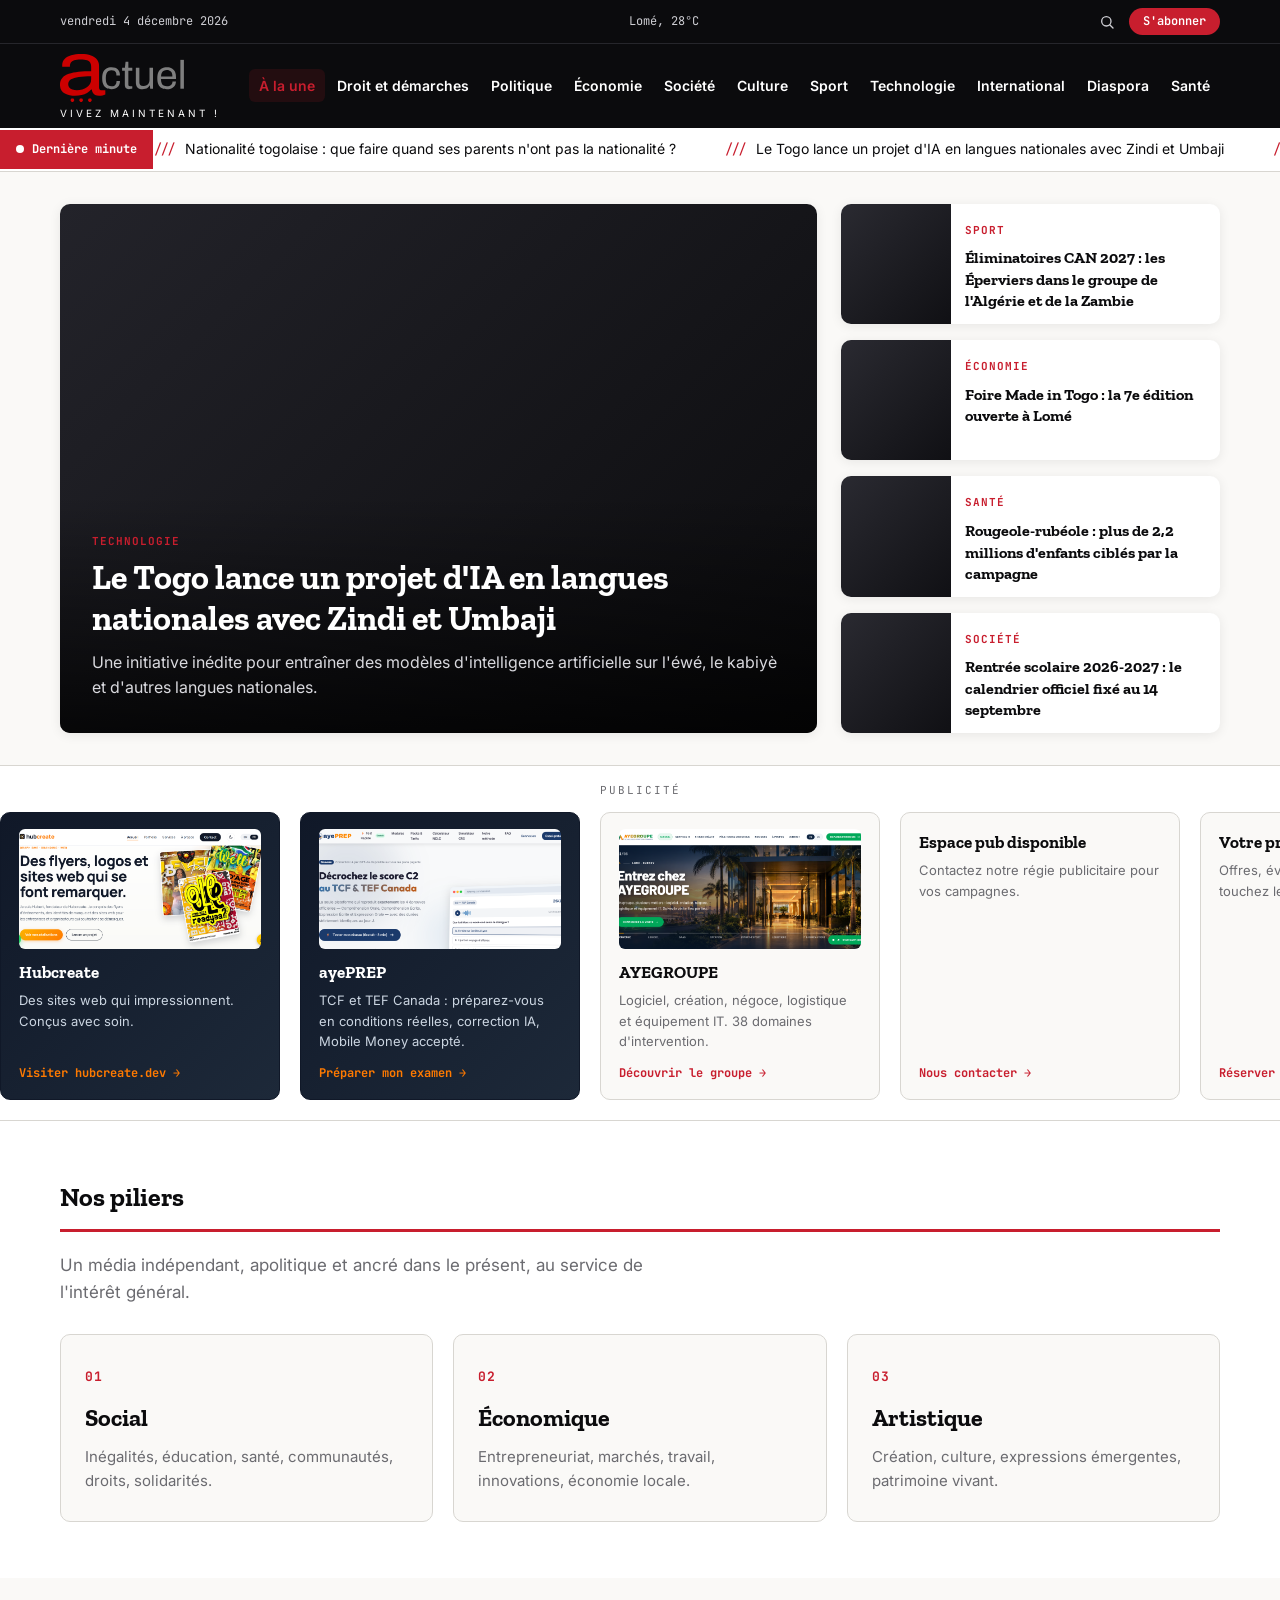
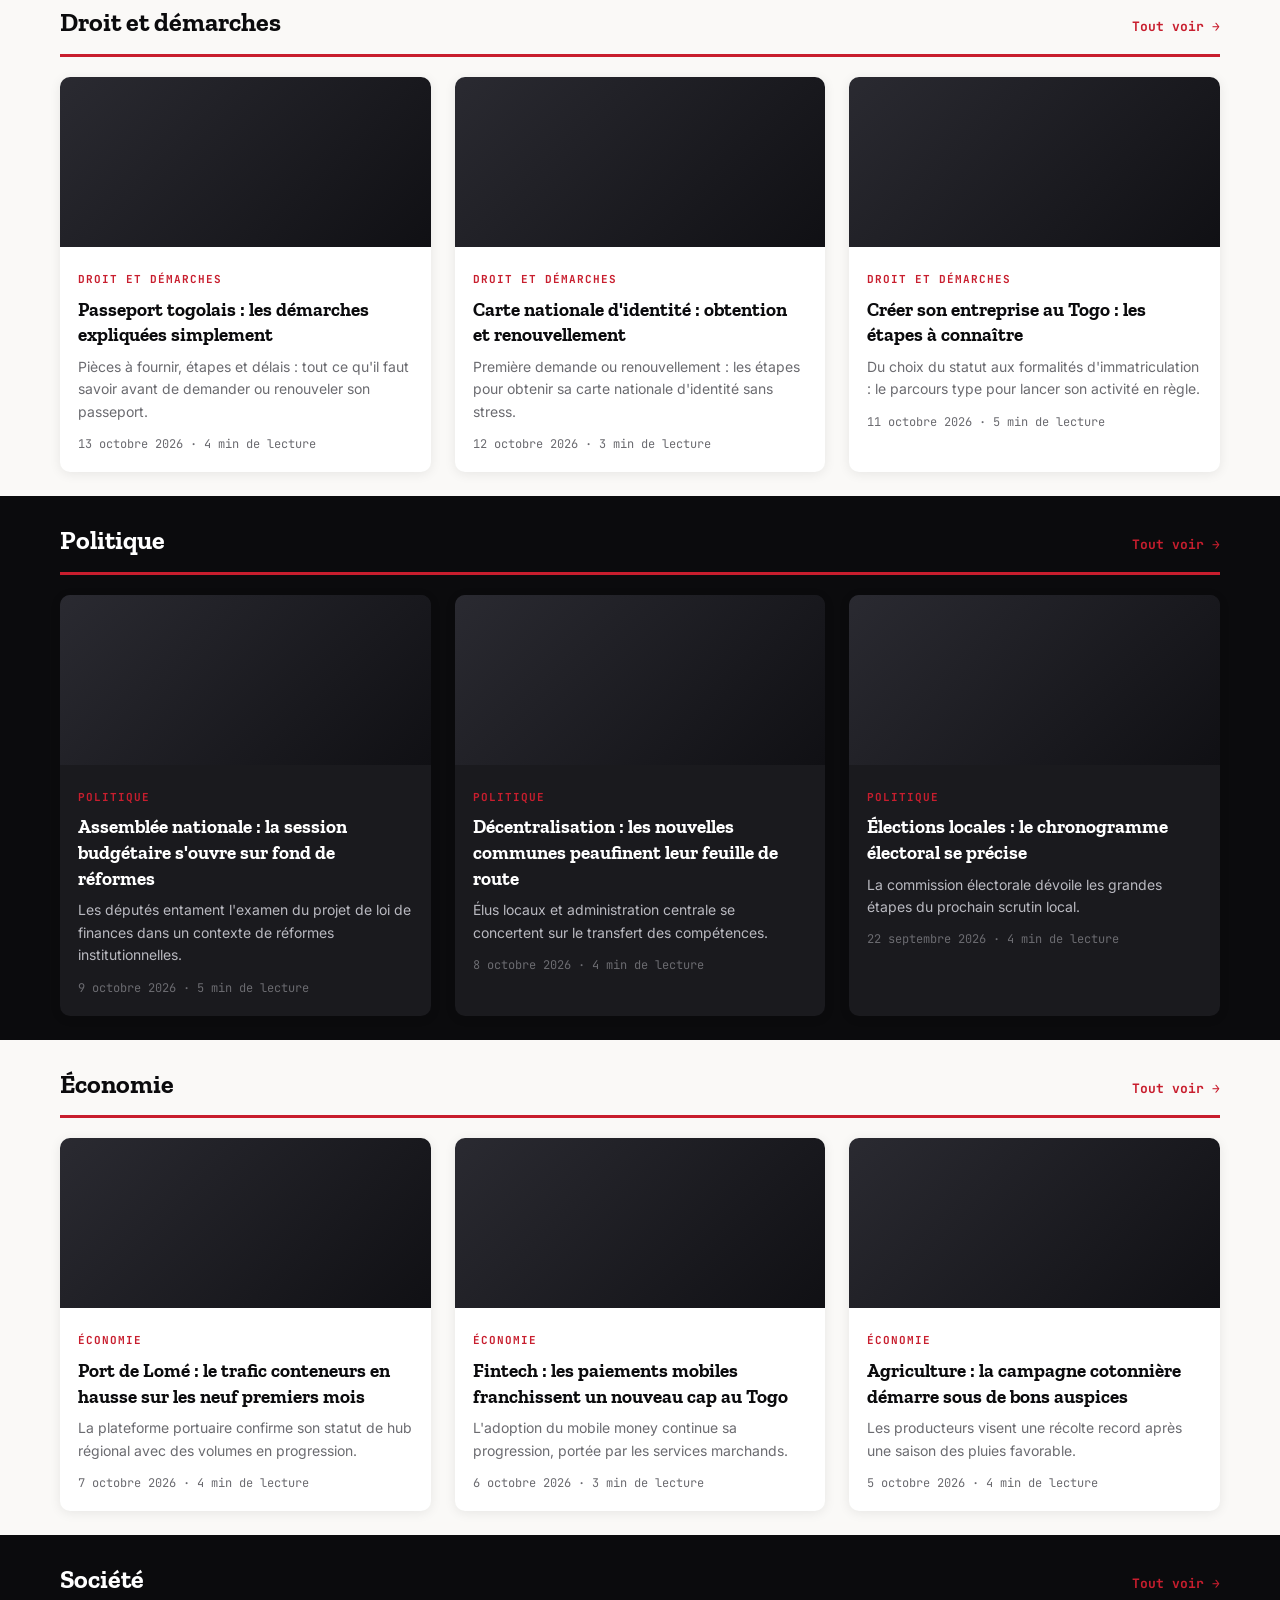
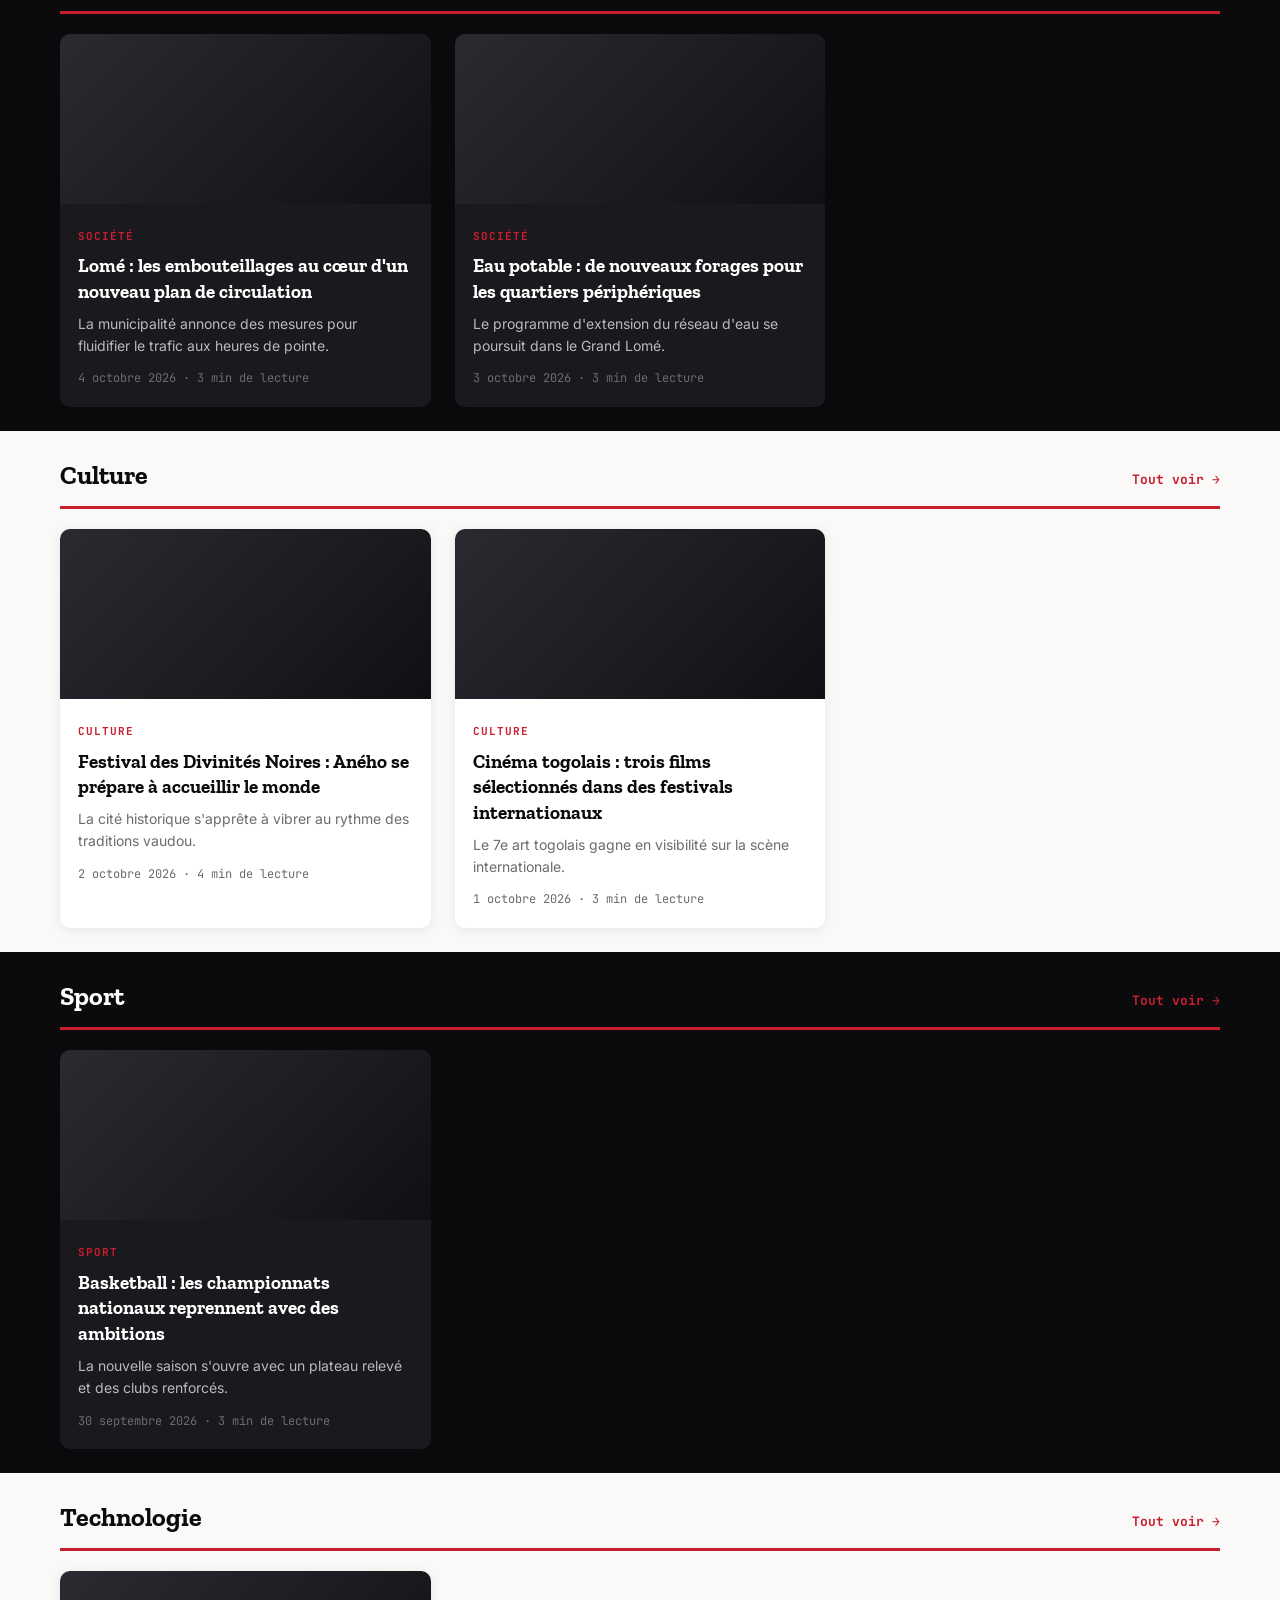
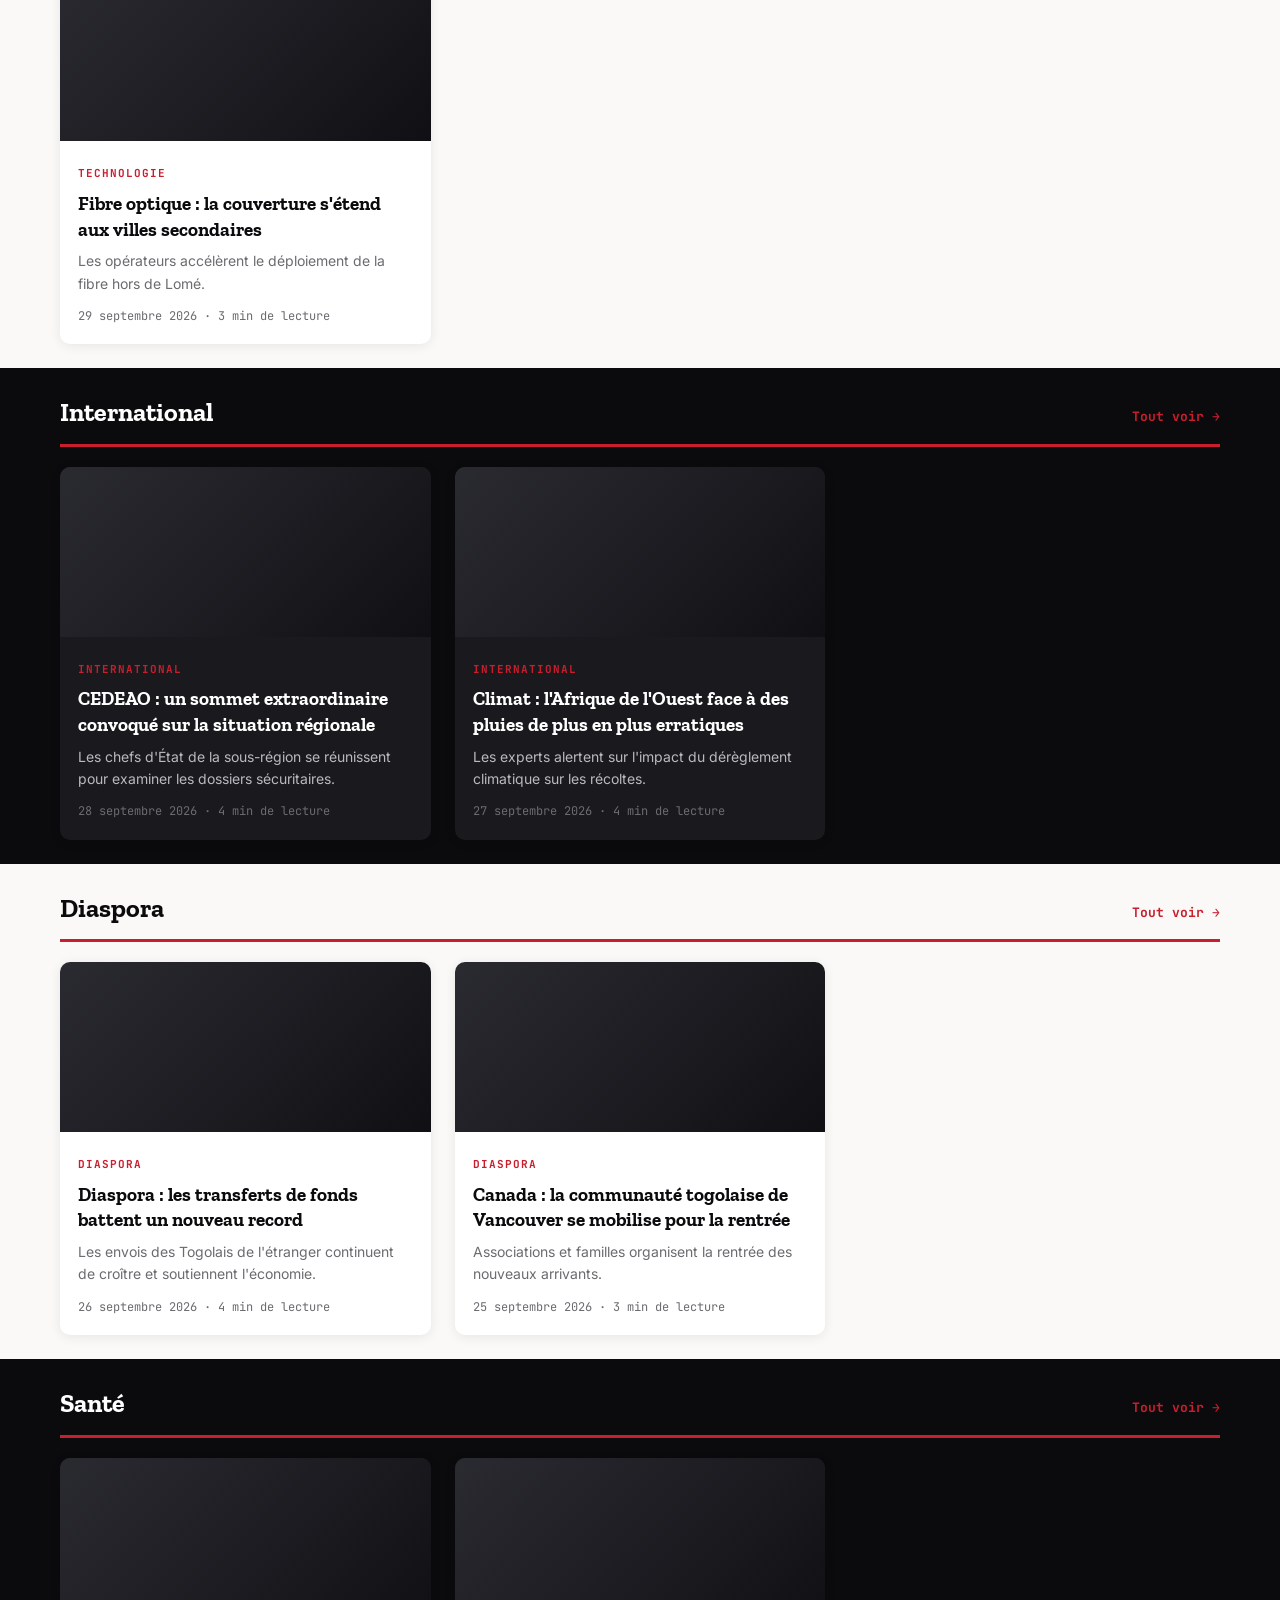
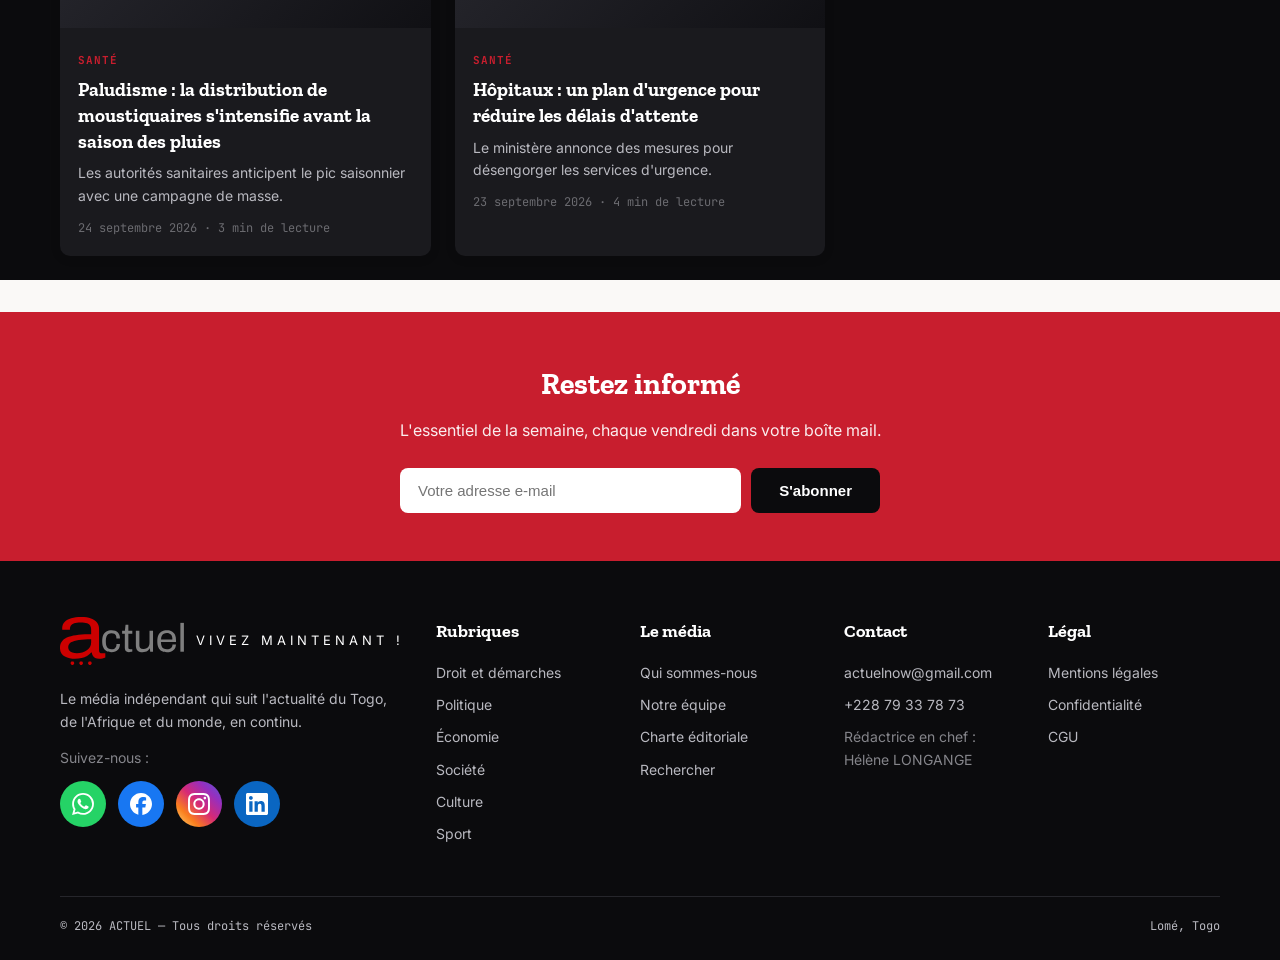
<file: index.html>
<!DOCTYPE html>
<html lang="fr">
<head>
  <meta charset="UTF-8">
  <meta name="viewport" content="width=device-width, initial-scale=1.0">
  <title>ACTUEL — L'actualité du Togo, de l'Afrique et du monde</title>
  <meta name="description" content="ACTUEL, votre source d'information sur le Togo, l'Afrique et le monde. Politique, économie, société, culture, sport, technologie.">
  <meta property="og:type" content="website">
  <meta property="og:site_name" content="ACTUEL">
  <meta property="og:locale" content="fr_FR">
  <meta property="og:title" content="ACTUEL — L'actualité du Togo, de l'Afrique et du monde">
  <meta property="og:description" content="ACTUEL, votre source d'information sur le Togo, l'Afrique et le monde. Politique, économie, société, culture, sport, technologie.">
  <meta name="twitter:card" content="summary_large_image">
  <meta name="twitter:title" content="ACTUEL — L'actualité du Togo, de l'Afrique et du monde">
  <meta name="twitter:description" content="ACTUEL, votre source d'information sur le Togo, l'Afrique et le monde. Politique, économie, société, culture, sport, technologie.">
  <meta name="twitter:image" content="https://hubert25-hub.github.io/actuel-news-/og-image.png">
  <meta property="og:image" content="https://hubert25-hub.github.io/actuel-news-/og-image.png">
  <meta property="og:image:width" content="1200">
  <meta property="og:image:height" content="630">
  <meta property="og:url" content="https://hubert25-hub.github.io/actuel-news-/">
  <link rel="canonical" href="https://hubert25-hub.github.io/actuel-news-/">
  <link rel="icon" href="favicon.svg" type="image/svg+xml">
  <link rel="preconnect" href="https://fonts.googleapis.com">
  <link rel="preconnect" href="https://fonts.gstatic.com" crossorigin>
  <link href="https://fonts.googleapis.com/css2?family=Zilla+Slab:wght@500;600;700&family=Inter:wght@400;500;600;700&family=JetBrains+Mono:wght@400;700&display=swap" rel="stylesheet">
  <link rel="stylesheet" href="styles.css?v=20261014j">
</head>
<body>

  <!-- Barre utilitaire -->
  <div class="topbar">
    <div class="container">
      <span id="live-date" class="hide-small">Mercredi 14 octobre 2026</span>
      <span id="local-weather">Lomé, 28°C</span>
      <span class="topbar-actions">
        <a class="topbar-search" href="search.html" aria-label="Rechercher"><svg viewBox="0 0 24 24" fill="none" stroke="currentColor" stroke-width="2" stroke-linecap="round"><circle cx="11" cy="11" r="7"/><line x1="16.5" y1="16.5" x2="21" y2="21"/></svg></a>
        <a class="subscribe" href="#newsletter">S'abonner</a>
      </span>
    </div>
  </div>

  <!-- Header -->
  <header class="site-header">
    <div class="container">
      <a class="logo" href="index.html"><img class="logo-svg" src="actuel.svg" alt="ACTUEL"><span class="logo-tagline">VIVEZ MAINTENANT !</span></a>
      <nav class="main-nav">
        <ul>
          <li><a href="index.html" class="active">À la une</a></li>
          <li><a href="category.html?cat=droit">Droit et démarches</a></li>
          <li><a href="category.html?cat=politique">Politique</a></li>
          <li><a href="category.html?cat=economie">Économie</a></li>
          <li><a href="category.html?cat=societe">Société</a></li>
          <li><a href="category.html?cat=culture">Culture</a></li>
          <li><a href="category.html?cat=sport">Sport</a></li>
          <li><a href="category.html?cat=technologie">Technologie</a></li>
          <li><a href="category.html?cat=international">International</a></li>
          <li><a href="category.html?cat=diaspora">Diaspora</a></li>
          <li><a href="category.html?cat=sante">Santé</a></li>
        </ul>
      </nav>
      <button class="burger" id="burger" aria-label="Ouvrir le menu">
        <span></span><span></span><span></span>
      </button>
    </div>
  </header>

  <!-- Menu mobile -->
  <div class="drawer" id="drawer">
    <button class="close" id="drawer-close" aria-label="Fermer le menu">&times;</button>
    <nav>
      <a href="index.html">À la une</a>
      <a href="category.html?cat=droit">Droit et démarches</a>
      <a href="category.html?cat=politique">Politique</a>
      <a href="category.html?cat=economie">Économie</a>
      <a href="category.html?cat=societe">Société</a>
      <a href="category.html?cat=culture">Culture</a>
      <a href="category.html?cat=sport">Sport</a>
      <a href="category.html?cat=technologie">Technologie</a>
      <a href="category.html?cat=international">International</a>
      <a href="category.html?cat=diaspora">Diaspora</a>
      <a href="category.html?cat=sante">Santé</a>
      <a href="search.html">Rechercher</a>
    </nav>
  </div>

  <!-- Fil d'info -->
  <div class="ticker">
    <div class="label">Dernière minute</div>
    <div class="items">
      <div class="ticker-track" id="ticker-items">
        <span>Le Togo lance un projet d'IA en langues nationales</span>
        <span>Éliminatoires CAN 2027 : les Éperviers dans le groupe de l'Algérie</span>
        <span>Foire Made in Togo : la 7e édition ouverte à Lomé</span>
        <span>Campagne rougeole-rubéole : plus de 2,2 millions d'enfants ciblés</span>
      </div>
    </div>
  </div>

  <main>
    <!-- Hero -->
    <section class="hero">
      <div class="container hero-grid">
        <a href="article.html?id=1" class="hero-main">
          <div class="hero-text">
            <span class="badge">Technologie</span>
            <h1>Le Togo lance un projet d'IA en langues nationales avec Zindi et Umbaji</h1>
            <p class="dek">Une initiative inédite pour entraîner des modèles d'intelligence artificielle sur l'éwé, le kabiyè et d'autres langues nationales.</p>
          </div>
        </a>
        <div class="hero-side">
          <a href="article.html?id=2" class="hero-card">
            <div class="thumb"></div>
            <div class="info"><span class="badge">Sport</span><h3>Éliminatoires CAN 2027 : les Éperviers dans le groupe de l'Algérie et de la Zambie</h3></div>
          </a>
          <a href="article.html?id=3" class="hero-card">
            <div class="thumb"></div>
            <div class="info"><span class="badge">Économie</span><h3>Foire Made in Togo : la 7e édition ouverte à Lomé</h3></div>
          </a>
          <a href="article.html?id=4" class="hero-card">
            <div class="thumb"></div>
            <div class="info"><span class="badge">Santé</span><h3>Rougeole-rubéole : plus de 2,2 millions d'enfants ciblés par la campagne</h3></div>
          </a>
          <a href="article.html?id=5" class="hero-card">
            <div class="thumb"></div>
            <div class="info"><span class="badge">Société</span><h3>Rentrée scolaire 2026-2027 : le calendrier officiel fixé au 14 septembre</h3></div>
          </a>
        </div>
      </div>
    </section>

    <!-- Bandeau publicitaire -->
    <section class="ads-band" aria-label="Publicité">
      <div class="ads-label">Publicité</div>
      <div class="ads-track" id="ads-track"></div>
    </section>

    <!-- Nos piliers éditoriaux -->
    <section class="pillars">
      <div class="container">
        <div class="section-head">
          <h2>Nos piliers</h2>
        </div>
        <p class="pillars-intro">Un média indépendant, apolitique et ancré dans le présent, au service de l'intérêt général.</p>
        <div class="pillars-grid">
          <a class="pillar-card" href="category.html?cat=societe">
            <span class="pillar-num">01</span>
            <h3>Social</h3>
            <p>Inégalités, éducation, santé, communautés, droits, solidarités.</p>
          </a>
          <a class="pillar-card" href="category.html?cat=economie">
            <span class="pillar-num">02</span>
            <h3>Économique</h3>
            <p>Entrepreneuriat, marchés, travail, innovations, économie locale.</p>
          </a>
          <a class="pillar-card" href="category.html?cat=culture">
            <span class="pillar-num">03</span>
            <h3>Artistique</h3>
            <p>Création, culture, expressions émergentes, patrimoine vivant.</p>
          </a>
        </div>
      </div>
    </section>

    <!-- Sections catégories (remplies en JS) -->
    <div id="category-sections"></div>

    <!-- Newsletter -->
    <section class="newsletter" id="newsletter">
      <div class="container">
        <h2>Restez informé</h2>
        <p>L'essentiel de la semaine, chaque vendredi dans votre boîte mail.</p>
        <form id="newsletter-form">
          <input type="email" placeholder="Votre adresse e-mail" required aria-label="Adresse e-mail">
          <button type="submit">S'abonner</button>
        </form>
      </div>
    </section>
  </main>

  <!-- Footer -->
  <footer class="site-footer">
    <div class="container">
      <div class="footer-grid">
        <div>
          <a class="logo" href="index.html"><img class="logo-svg" src="actuel.svg" alt="ACTUEL"><span class="logo-tagline">VIVEZ MAINTENANT !</span></a>
          <p style="margin-top:16px; font-size:14px;">Le média indépendant qui suit l'actualité du Togo, de l'Afrique et du monde, en continu.</p>
          <p class="footer-social-label">Suivez-nous :</p>
          <div class="footer-social-icons">
            <a class="soc soc-wa" href="https://whatsapp.com/channel/0029VbDD2l1EwEjzm8drn12f" target="_blank" rel="noopener" aria-label="WhatsApp"><svg viewBox="0 0 24 24" aria-hidden="true"><path d="M17.472 14.382c-.297-.149-1.758-.867-2.03-.967-.273-.099-.471-.148-.67.15-.197.297-.767.966-.94 1.164-.173.199-.347.223-.644.075-.297-.15-1.255-.463-2.39-1.475-.883-.788-1.48-1.761-1.653-2.059-.173-.297-.018-.458.13-.606.134-.133.298-.347.446-.52.149-.174.198-.298.298-.497.099-.198.05-.371-.025-.52-.075-.149-.669-1.612-.916-2.207-.242-.579-.487-.5-.669-.51-.173-.008-.371-.01-.57-.01-.198 0-.52.074-.792.372-.272.297-1.04 1.016-1.04 2.479 0 1.462 1.065 2.875 1.213 3.074.149.198 2.096 3.2 5.077 4.487.709.306 1.262.489 1.694.625.712.227 1.36.195 1.871.118.571-.085 1.758-.719 2.006-1.413.248-.694.248-1.289.173-1.413-.074-.124-.272-.198-.57-.347m-5.421 7.403h-.004a9.87 9.87 0 01-5.031-1.378l-.361-.214-3.741.982.998-3.648-.235-.374a9.86 9.86 0 01-1.51-5.26c.001-5.45 4.436-9.884 9.888-9.884 2.64 0 5.122 1.03 6.988 2.898a9.825 9.825 0 012.893 6.994c-.003 5.45-4.437 9.884-9.885 9.884m8.413-18.297A11.815 11.815 0 0012.05 0C5.495 0 .16 5.335.157 11.892c0 2.096.547 4.142 1.588 5.945L.057 24l6.305-1.654a11.882 11.882 0 005.683 1.448h.005c6.554 0 11.89-5.335 11.893-11.893a11.821 11.821 0 00-3.48-8.413Z"/></svg></a>
            <a class="soc soc-fb" href="https://www.facebook.com/people/Actuel/61591027688701/" target="_blank" rel="noopener" aria-label="Facebook"><svg viewBox="0 0 24 24" aria-hidden="true"><path d="M9.101 23.691v-7.98H6.627v-3.667h2.474v-1.58c0-4.085 1.848-5.978 5.858-5.978.401 0 .955.042 1.468.103a8.68 8.68 0 0 1 1.141.195v3.325a8.623 8.623 0 0 0-.653-.036 26.805 26.805 0 0 0-.733-.009c-.707 0-1.259.096-1.675.309a1.686 1.686 0 0 0-.679.622c-.258.42-.374.995-.374 1.752v1.297h3.919l-.386 2.103-.287 1.564h-3.246v8.245C19.396 23.238 24 18.179 24 12.044c0-6.627-5.373-12-12-12s-12 5.373-12 12c0 5.628 3.874 10.35 9.101 11.647Z"/></svg></a>
            <a class="soc soc-ig" href="https://instagram.com/actuel_now" target="_blank" rel="noopener" aria-label="Instagram"><svg viewBox="0 0 24 24" aria-hidden="true"><path d="M7.0301.084c-1.2768.0602-2.1487.264-2.911.5634-.7888.3075-1.4575.72-2.1228 1.3877-.6652.6677-1.075 1.3368-1.3802 2.127-.2954.7638-.4956 1.6365-.552 2.914-.0564 1.2775-.0689 1.6882-.0626 4.947.0062 3.2586.0206 3.6671.0825 4.9473.061 1.2765.264 2.1482.5635 2.9107.308.7889.72 1.4573 1.388 2.1228.6679.6655 1.3365 1.0743 2.1285 1.38.7632.295 1.6361.4961 2.9134.552 1.2773.056 1.6884.069 4.9462.0627 3.2578-.0062 3.668-.0207 4.9478-.0814 1.28-.0607 2.147-.2652 2.9098-.5633.7889-.3086 1.4578-.72 2.1228-1.3881.665-.6682 1.0745-1.3378 1.3795-2.1284.2957-.7632.4966-1.636.552-2.9124.056-1.2809.0692-1.6898.063-4.948-.0063-3.2583-.021-3.6668-.0817-4.9465-.0607-1.2797-.264-2.1487-.5633-2.9117-.3084-.7889-.72-1.4568-1.3876-2.1228C21.2982 1.33 20.628.9208 19.8378.6165 19.074.321 18.2017.1197 16.9244.0645 15.6471.0093 15.236-.005 11.977.0014 8.718.0076 8.31.0215 7.0301.0839m.1402 21.6932c-1.17-.0509-1.8053-.2453-2.2287-.408-.5606-.216-.96-.4771-1.3819-.895-.422-.4178-.6811-.8186-.9-1.378-.1644-.4234-.3624-1.058-.4171-2.228-.0595-1.2645-.072-1.6442-.079-4.848-.007-3.2037.0053-3.583.0607-4.848.05-1.169.2456-1.805.408-2.2282.216-.5613.4762-.96.895-1.3816.4188-.4217.8184-.6814 1.3783-.9003.423-.1651 1.0575-.3614 2.227-.4171 1.2655-.06 1.6447-.072 4.848-.079 3.2033-.007 3.5835.005 4.8495.0608 1.169.0508 1.8053.2445 2.228.408.5608.216.96.4754 1.3816.895.4217.4194.6816.8176.9005 1.3787.1653.4217.3617 1.056.4169 2.2263.0602 1.2655.0739 1.645.0796 4.848.0058 3.203-.0055 3.5834-.061 4.848-.051 1.17-.245 1.8055-.408 2.2294-.216.5604-.4763.96-.8954 1.3814-.419.4215-.8181.6811-1.3783.9-.4224.1649-1.0577.3617-2.2262.4174-1.2656.0595-1.6448.072-4.8493.079-3.2045.007-3.5825-.006-4.848-.0608M16.953 5.5864A1.44 1.44 0 1 0 18.39 4.144a1.44 1.44 0 0 0-1.437 1.4424M5.8385 12.012c.0067 3.4032 2.7706 6.1557 6.173 6.1493 3.4026-.0065 6.157-2.7701 6.1506-6.1733-.0065-3.4032-2.771-6.1565-6.174-6.1498-3.403.0067-6.156 2.771-6.1496 6.1738M8 12.0077a4 4 0 1 1 4.008 3.9921A3.9996 3.9996 0 0 1 8 12.0077"/></svg></a>
            <a class="soc soc-in" href="https://www.linkedin.com/in/actuel-l-média-98b78a428" target="_blank" rel="noopener" aria-label="LinkedIn"><svg viewBox="0 0 24 24" aria-hidden="true"><path d="M20.447 20.452h-3.554v-5.569c0-1.328-.027-3.037-1.852-3.037-1.853 0-2.136 1.445-2.136 2.939v5.667H9.351V9h3.414v1.561h.046c.477-.9 1.637-1.85 3.37-1.85 3.601 0 4.267 2.37 4.267 5.455v6.286zM5.337 7.433c-1.144 0-2.063-.926-2.063-2.065 0-1.138.92-2.063 2.063-2.063 1.14 0 2.064.925 2.064 2.063 0 1.139-.925 2.065-2.064 2.065zm1.782 13.019H3.555V9h3.564v11.452zM22.225 0H1.771C.792 0 0 .774 0 1.729v20.542C0 23.227.792 24 1.771 24h20.451C23.2 24 24 23.227 24 22.271V1.729C24 .774 23.2 0 22.222 0h.003z"/></svg></a>
          </div>
        </div>
        <div>
          <h4>Rubriques</h4>
          <ul>
            <li><a href="category.html?cat=droit">Droit et démarches</a></li>
            <li><a href="category.html?cat=politique">Politique</a></li>
            <li><a href="category.html?cat=economie">Économie</a></li>
            <li><a href="category.html?cat=societe">Société</a></li>
            <li><a href="category.html?cat=culture">Culture</a></li>
            <li><a href="category.html?cat=sport">Sport</a></li>
          </ul>
        </div>
        <div>
          <h4>Le média</h4>
          <ul>
            <li><a href="qui-sommes-nous.html">Qui sommes-nous</a></li>
            <li><a href="#">Notre équipe</a></li>
            <li><a href="charte.html">Charte éditoriale</a></li>
            <li><a href="search.html">Rechercher</a></li>
          </ul>
        </div>
        <div>
          <h4>Contact</h4>
          <ul>
            <li><a href="mailto:actuelnow@gmail.com">actuelnow@gmail.com</a></li>
            <li><a href="tel:+22879337873">+228 79 33 78 73</a></li>
            <li class="footer-note">Rédactrice en chef : Hélène LONGANGE</li>
          </ul>
        </div>
        <div>
          <h4>Légal</h4>
          <ul>
            <li><a href="mentions-legales.html">Mentions légales</a></li>
            <li><a href="confidentialite.html">Confidentialité</a></li>
            <li><a href="#">CGU</a></li>
          </ul>
        </div>
      </div>
      <div class="footer-bottom">
        <span>© 2026 ACTUEL — Tous droits réservés</span>
        <span>Lomé, Togo</span>
      </div>
    </div>
  </footer>

  <script src="data.js?v=20261014f"></script>
  <script src="app.js?v=20261014j"></script>
</body>
</html>
</file>
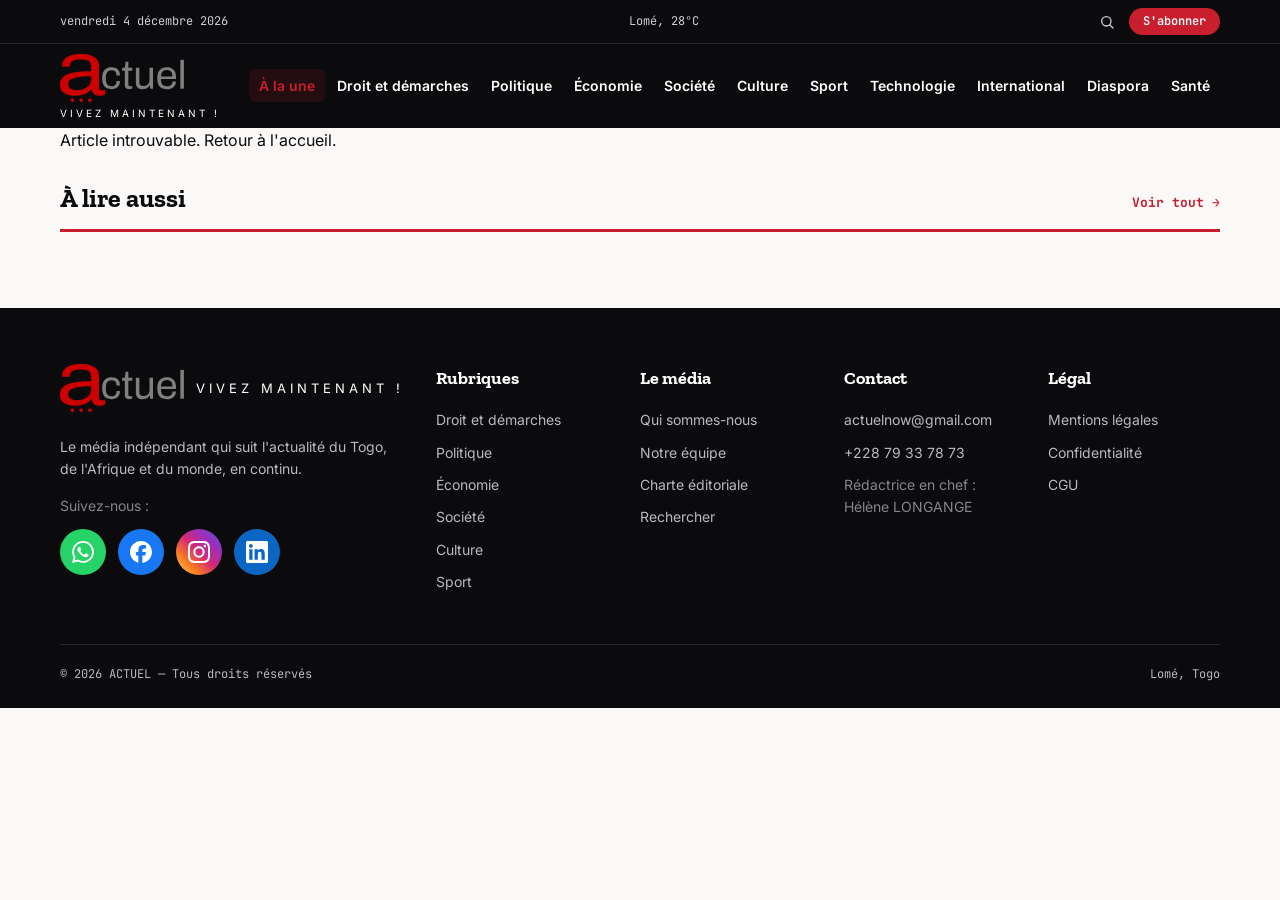
<file: article.html>
<!DOCTYPE html>
<html lang="fr">
<head>
  <meta charset="UTF-8">
  <meta name="viewport" content="width=device-width, initial-scale=1.0">
  <title>Article — ACTUEL</title>
  <meta name="description" content="Lisez l'article complet sur ACTUEL.">
  <meta property="og:type" content="website">
  <meta property="og:site_name" content="ACTUEL">
  <meta property="og:locale" content="fr_FR">
  <meta property="og:title" content="Article — ACTUEL">
  <meta property="og:description" content="Lisez l'article complet sur ACTUEL.">
  <meta name="twitter:card" content="summary_large_image">
  <meta name="twitter:title" content="Article — ACTUEL">
  <meta name="twitter:description" content="Lisez l'article complet sur ACTUEL.">
  <meta name="twitter:image" content="https://hubert25-hub.github.io/actuel-news-/og-image.png">
  <meta property="og:image" content="https://hubert25-hub.github.io/actuel-news-/og-image.png">
  <meta property="og:image:width" content="1200">
  <meta property="og:image:height" content="630">
  <meta property="og:url" content="https://hubert25-hub.github.io/actuel-news-/article.html">
  <link rel="canonical" href="https://hubert25-hub.github.io/actuel-news-/article.html">
  <link rel="icon" href="favicon.svg" type="image/svg+xml">
  <link rel="preconnect" href="https://fonts.googleapis.com">
  <link rel="preconnect" href="https://fonts.gstatic.com" crossorigin>
  <link href="https://fonts.googleapis.com/css2?family=Zilla+Slab:wght@500;600;700&family=Inter:wght@400;500;600;700&family=JetBrains+Mono:wght@400;700&display=swap" rel="stylesheet">
  <link rel="stylesheet" href="styles.css?v=20261014j">
</head>
<body>

  <div class="topbar">
    <div class="container">
      <span id="live-date" class="hide-small">Mercredi 14 octobre 2026</span>
      <span id="local-weather">Lomé, 28°C</span>
      <span class="topbar-actions">
        <a class="topbar-search" href="search.html" aria-label="Rechercher"><svg viewBox="0 0 24 24" fill="none" stroke="currentColor" stroke-width="2" stroke-linecap="round"><circle cx="11" cy="11" r="7"/><line x1="16.5" y1="16.5" x2="21" y2="21"/></svg></a>
        <a class="subscribe" href="index.html#newsletter">S'abonner</a>
      </span>
    </div>
  </div>

  <header class="site-header">
    <div class="container">
      <a class="logo" href="index.html"><img class="logo-svg" src="actuel.svg" alt="ACTUEL"><span class="logo-tagline">VIVEZ MAINTENANT !</span></a>
      <nav class="main-nav">
        <ul>
          <li><a href="index.html">À la une</a></li>
          <li><a href="category.html?cat=droit">Droit et démarches</a></li>
            <li><a href="category.html?cat=politique">Politique</a></li>
          <li><a href="category.html?cat=economie">Économie</a></li>
          <li><a href="category.html?cat=societe">Société</a></li>
          <li><a href="category.html?cat=culture">Culture</a></li>
          <li><a href="category.html?cat=sport">Sport</a></li>
          <li><a href="category.html?cat=technologie">Technologie</a></li>
          <li><a href="category.html?cat=international">International</a></li>
          <li><a href="category.html?cat=diaspora">Diaspora</a></li>
          <li><a href="category.html?cat=sante">Santé</a></li>
        </ul>
      </nav>
      <button class="burger" id="burger" aria-label="Ouvrir le menu">
        <span></span><span></span><span></span>
      </button>
    </div>
  </header>

  <div class="drawer" id="drawer">
    <button class="close" id="drawer-close" aria-label="Fermer le menu">&times;</button>
    <nav>
      <a href="index.html">À la une</a>
      <a href="category.html?cat=droit">Droit et démarches</a>
      <a href="category.html?cat=politique">Politique</a>
      <a href="category.html?cat=economie">Économie</a>
      <a href="category.html?cat=societe">Société</a>
      <a href="category.html?cat=culture">Culture</a>
      <a href="category.html?cat=sport">Sport</a>
      <a href="category.html?cat=technologie">Technologie</a>
      <a href="category.html?cat=international">International</a>
      <a href="category.html?cat=diaspora">Diaspora</a>
      <a href="category.html?cat=sante">Santé</a>
      <a href="search.html">Rechercher</a>
    </nav>
  </div>

  <main class="container">
    <!-- Contenu injecté en JS -->
    <article id="article-content"></article>

    <section class="related">
      <div class="section-head">
        <h2>À lire aussi</h2>
        <a class="see-all" href="index.html">Voir tout →</a>
      </div>
      <div class="cards" id="related-cards"></div>
    </section>
  </main>

  <footer class="site-footer">
    <div class="container">
      <div class="footer-grid">
        <div>
          <a class="logo" href="index.html"><img class="logo-svg" src="actuel.svg" alt="ACTUEL"><span class="logo-tagline">VIVEZ MAINTENANT !</span></a>
          <p style="margin-top:16px; font-size:14px;">Le média indépendant qui suit l'actualité du Togo, de l'Afrique et du monde, en continu.</p>
          <p class="footer-social-label">Suivez-nous :</p>
          <div class="footer-social-icons">
            <a class="soc soc-wa" href="https://whatsapp.com/channel/0029VbDD2l1EwEjzm8drn12f" target="_blank" rel="noopener" aria-label="WhatsApp"><svg viewBox="0 0 24 24" aria-hidden="true"><path d="M17.472 14.382c-.297-.149-1.758-.867-2.03-.967-.273-.099-.471-.148-.67.15-.197.297-.767.966-.94 1.164-.173.199-.347.223-.644.075-.297-.15-1.255-.463-2.39-1.475-.883-.788-1.48-1.761-1.653-2.059-.173-.297-.018-.458.13-.606.134-.133.298-.347.446-.52.149-.174.198-.298.298-.497.099-.198.05-.371-.025-.52-.075-.149-.669-1.612-.916-2.207-.242-.579-.487-.5-.669-.51-.173-.008-.371-.01-.57-.01-.198 0-.52.074-.792.372-.272.297-1.04 1.016-1.04 2.479 0 1.462 1.065 2.875 1.213 3.074.149.198 2.096 3.2 5.077 4.487.709.306 1.262.489 1.694.625.712.227 1.36.195 1.871.118.571-.085 1.758-.719 2.006-1.413.248-.694.248-1.289.173-1.413-.074-.124-.272-.198-.57-.347m-5.421 7.403h-.004a9.87 9.87 0 01-5.031-1.378l-.361-.214-3.741.982.998-3.648-.235-.374a9.86 9.86 0 01-1.51-5.26c.001-5.45 4.436-9.884 9.888-9.884 2.64 0 5.122 1.03 6.988 2.898a9.825 9.825 0 012.893 6.994c-.003 5.45-4.437 9.884-9.885 9.884m8.413-18.297A11.815 11.815 0 0012.05 0C5.495 0 .16 5.335.157 11.892c0 2.096.547 4.142 1.588 5.945L.057 24l6.305-1.654a11.882 11.882 0 005.683 1.448h.005c6.554 0 11.89-5.335 11.893-11.893a11.821 11.821 0 00-3.48-8.413Z"/></svg></a>
            <a class="soc soc-fb" href="https://www.facebook.com/people/Actuel/61591027688701/" target="_blank" rel="noopener" aria-label="Facebook"><svg viewBox="0 0 24 24" aria-hidden="true"><path d="M9.101 23.691v-7.98H6.627v-3.667h2.474v-1.58c0-4.085 1.848-5.978 5.858-5.978.401 0 .955.042 1.468.103a8.68 8.68 0 0 1 1.141.195v3.325a8.623 8.623 0 0 0-.653-.036 26.805 26.805 0 0 0-.733-.009c-.707 0-1.259.096-1.675.309a1.686 1.686 0 0 0-.679.622c-.258.42-.374.995-.374 1.752v1.297h3.919l-.386 2.103-.287 1.564h-3.246v8.245C19.396 23.238 24 18.179 24 12.044c0-6.627-5.373-12-12-12s-12 5.373-12 12c0 5.628 3.874 10.35 9.101 11.647Z"/></svg></a>
            <a class="soc soc-ig" href="https://instagram.com/actuel_now" target="_blank" rel="noopener" aria-label="Instagram"><svg viewBox="0 0 24 24" aria-hidden="true"><path d="M7.0301.084c-1.2768.0602-2.1487.264-2.911.5634-.7888.3075-1.4575.72-2.1228 1.3877-.6652.6677-1.075 1.3368-1.3802 2.127-.2954.7638-.4956 1.6365-.552 2.914-.0564 1.2775-.0689 1.6882-.0626 4.947.0062 3.2586.0206 3.6671.0825 4.9473.061 1.2765.264 2.1482.5635 2.9107.308.7889.72 1.4573 1.388 2.1228.6679.6655 1.3365 1.0743 2.1285 1.38.7632.295 1.6361.4961 2.9134.552 1.2773.056 1.6884.069 4.9462.0627 3.2578-.0062 3.668-.0207 4.9478-.0814 1.28-.0607 2.147-.2652 2.9098-.5633.7889-.3086 1.4578-.72 2.1228-1.3881.665-.6682 1.0745-1.3378 1.3795-2.1284.2957-.7632.4966-1.636.552-2.9124.056-1.2809.0692-1.6898.063-4.948-.0063-3.2583-.021-3.6668-.0817-4.9465-.0607-1.2797-.264-2.1487-.5633-2.9117-.3084-.7889-.72-1.4568-1.3876-2.1228C21.2982 1.33 20.628.9208 19.8378.6165 19.074.321 18.2017.1197 16.9244.0645 15.6471.0093 15.236-.005 11.977.0014 8.718.0076 8.31.0215 7.0301.0839m.1402 21.6932c-1.17-.0509-1.8053-.2453-2.2287-.408-.5606-.216-.96-.4771-1.3819-.895-.422-.4178-.6811-.8186-.9-1.378-.1644-.4234-.3624-1.058-.4171-2.228-.0595-1.2645-.072-1.6442-.079-4.848-.007-3.2037.0053-3.583.0607-4.848.05-1.169.2456-1.805.408-2.2282.216-.5613.4762-.96.895-1.3816.4188-.4217.8184-.6814 1.3783-.9003.423-.1651 1.0575-.3614 2.227-.4171 1.2655-.06 1.6447-.072 4.848-.079 3.2033-.007 3.5835.005 4.8495.0608 1.169.0508 1.8053.2445 2.228.408.5608.216.96.4754 1.3816.895.4217.4194.6816.8176.9005 1.3787.1653.4217.3617 1.056.4169 2.2263.0602 1.2655.0739 1.645.0796 4.848.0058 3.203-.0055 3.5834-.061 4.848-.051 1.17-.245 1.8055-.408 2.2294-.216.5604-.4763.96-.8954 1.3814-.419.4215-.8181.6811-1.3783.9-.4224.1649-1.0577.3617-2.2262.4174-1.2656.0595-1.6448.072-4.8493.079-3.2045.007-3.5825-.006-4.848-.0608M16.953 5.5864A1.44 1.44 0 1 0 18.39 4.144a1.44 1.44 0 0 0-1.437 1.4424M5.8385 12.012c.0067 3.4032 2.7706 6.1557 6.173 6.1493 3.4026-.0065 6.157-2.7701 6.1506-6.1733-.0065-3.4032-2.771-6.1565-6.174-6.1498-3.403.0067-6.156 2.771-6.1496 6.1738M8 12.0077a4 4 0 1 1 4.008 3.9921A3.9996 3.9996 0 0 1 8 12.0077"/></svg></a>
            <a class="soc soc-in" href="https://www.linkedin.com/in/actuel-l-média-98b78a428" target="_blank" rel="noopener" aria-label="LinkedIn"><svg viewBox="0 0 24 24" aria-hidden="true"><path d="M20.447 20.452h-3.554v-5.569c0-1.328-.027-3.037-1.852-3.037-1.853 0-2.136 1.445-2.136 2.939v5.667H9.351V9h3.414v1.561h.046c.477-.9 1.637-1.85 3.37-1.85 3.601 0 4.267 2.37 4.267 5.455v6.286zM5.337 7.433c-1.144 0-2.063-.926-2.063-2.065 0-1.138.92-2.063 2.063-2.063 1.14 0 2.064.925 2.064 2.063 0 1.139-.925 2.065-2.064 2.065zm1.782 13.019H3.555V9h3.564v11.452zM22.225 0H1.771C.792 0 0 .774 0 1.729v20.542C0 23.227.792 24 1.771 24h20.451C23.2 24 24 23.227 24 22.271V1.729C24 .774 23.2 0 22.222 0h.003z"/></svg></a>
          </div>
        </div>
        <div>
          <h4>Rubriques</h4>
          <ul>
            <li><a href="category.html?cat=droit">Droit et démarches</a></li>
            <li><a href="category.html?cat=politique">Politique</a></li>
            <li><a href="category.html?cat=economie">Économie</a></li>
            <li><a href="category.html?cat=societe">Société</a></li>
            <li><a href="category.html?cat=culture">Culture</a></li>
            <li><a href="category.html?cat=sport">Sport</a></li>
          </ul>
        </div>
        <div>
          <h4>Le média</h4>
          <ul>
            <li><a href="qui-sommes-nous.html">Qui sommes-nous</a></li>
            <li><a href="#">Notre équipe</a></li>
            <li><a href="charte.html">Charte éditoriale</a></li>
            <li><a href="search.html">Rechercher</a></li>
          </ul>
        </div>
        <div>
          <h4>Contact</h4>
          <ul>
            <li><a href="mailto:actuelnow@gmail.com">actuelnow@gmail.com</a></li>
            <li><a href="tel:+22879337873">+228 79 33 78 73</a></li>
            <li class="footer-note">Rédactrice en chef : Hélène LONGANGE</li>
          </ul>
        </div>
        <div>
          <h4>Légal</h4>
          <ul>
            <li><a href="mentions-legales.html">Mentions légales</a></li>
            <li><a href="confidentialite.html">Confidentialité</a></li>
            <li><a href="#">CGU</a></li>
          </ul>
        </div>
      </div>
      <div class="footer-bottom">
        <span>© 2026 ACTUEL — Tous droits réservés</span>
        <span>Lomé, Togo</span>
      </div>
    </div>
  </footer>

  <script src="data.js?v=20261014f"></script>
  <script src="app.js?v=20261014j"></script>
</body>
</html>
</file>
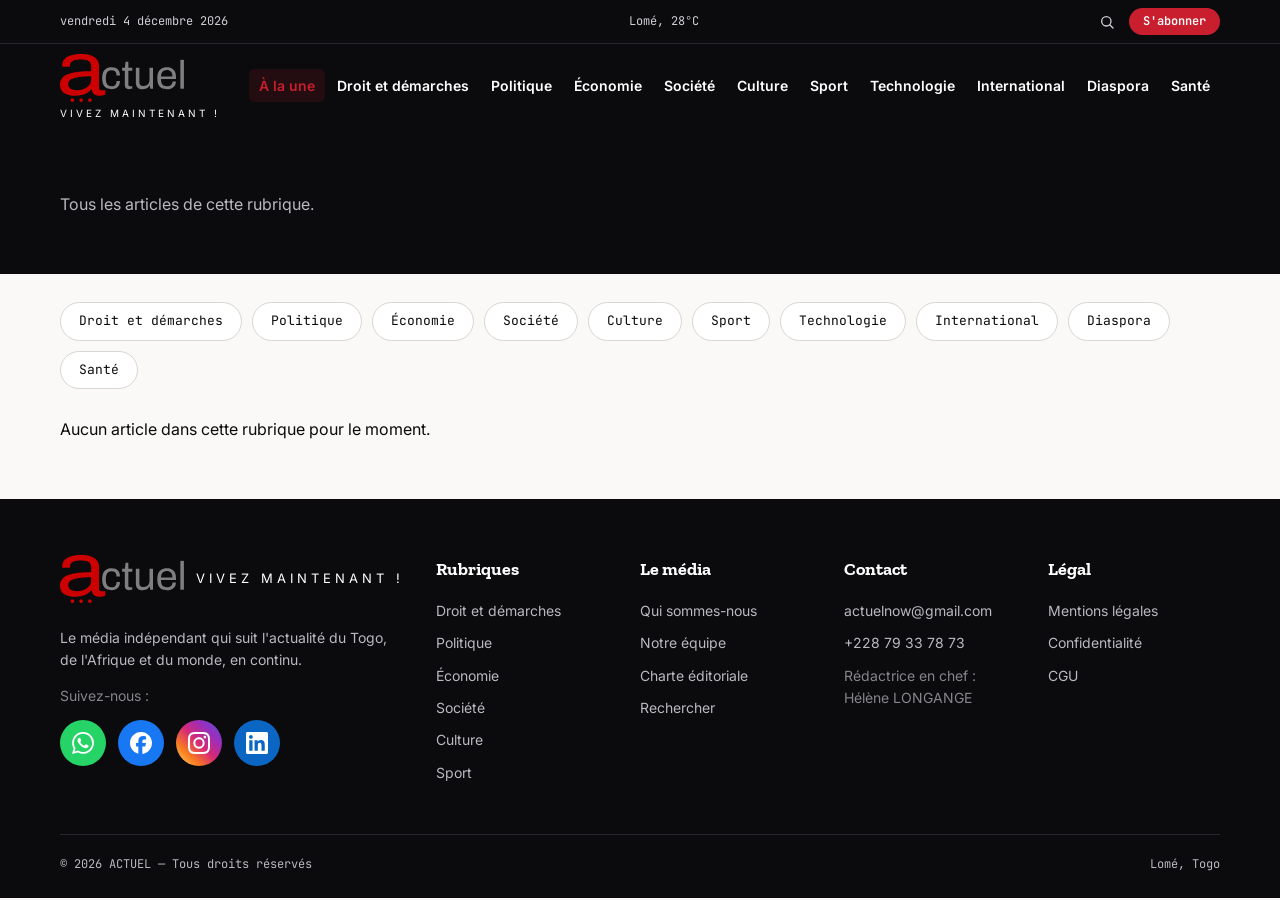
<file: category.html>
<!DOCTYPE html>
<html lang="fr">
<head>
  <meta charset="UTF-8">
  <meta name="viewport" content="width=device-width, initial-scale=1.0">
  <title>Rubrique — ACTUEL</title>
  <meta name="description" content="Tous les articles d'une rubrique sur ACTUEL.">
  <meta property="og:type" content="website">
  <meta property="og:site_name" content="ACTUEL">
  <meta property="og:locale" content="fr_FR">
  <meta property="og:title" content="Rubrique — ACTUEL">
  <meta property="og:description" content="Tous les articles d'une rubrique sur ACTUEL.">
  <meta name="twitter:card" content="summary_large_image">
  <meta name="twitter:title" content="Rubrique — ACTUEL">
  <meta name="twitter:description" content="Tous les articles d'une rubrique sur ACTUEL.">
  <meta name="twitter:image" content="https://hubert25-hub.github.io/actuel-news-/og-image.png">
  <meta property="og:image" content="https://hubert25-hub.github.io/actuel-news-/og-image.png">
  <meta property="og:image:width" content="1200">
  <meta property="og:image:height" content="630">
  <meta property="og:url" content="https://hubert25-hub.github.io/actuel-news-/category.html">
  <link rel="canonical" href="https://hubert25-hub.github.io/actuel-news-/category.html">
  <link rel="icon" href="favicon.svg" type="image/svg+xml">
  <link rel="preconnect" href="https://fonts.googleapis.com">
  <link rel="preconnect" href="https://fonts.gstatic.com" crossorigin>
  <link href="https://fonts.googleapis.com/css2?family=Zilla+Slab:wght@500;600;700&family=Inter:wght@400;500;600;700&family=JetBrains+Mono:wght@400;700&display=swap" rel="stylesheet">
  <link rel="stylesheet" href="styles.css?v=20261014j">
</head>
<body>

  <div class="topbar">
    <div class="container">
      <span id="live-date" class="hide-small">Mercredi 14 octobre 2026</span>
      <span id="local-weather">Lomé, 28°C</span>
      <span class="topbar-actions">
        <a class="topbar-search" href="search.html" aria-label="Rechercher"><svg viewBox="0 0 24 24" fill="none" stroke="currentColor" stroke-width="2" stroke-linecap="round"><circle cx="11" cy="11" r="7"/><line x1="16.5" y1="16.5" x2="21" y2="21"/></svg></a>
        <a class="subscribe" href="index.html#newsletter">S'abonner</a>
      </span>
    </div>
  </div>

  <header class="site-header">
    <div class="container">
      <a class="logo" href="index.html"><img class="logo-svg" src="actuel.svg" alt="ACTUEL"><span class="logo-tagline">VIVEZ MAINTENANT !</span></a>
      <nav class="main-nav">
        <ul>
          <li><a href="index.html">À la une</a></li>
          <li><a href="category.html?cat=droit">Droit et démarches</a></li>
            <li><a href="category.html?cat=politique">Politique</a></li>
          <li><a href="category.html?cat=economie">Économie</a></li>
          <li><a href="category.html?cat=societe">Société</a></li>
          <li><a href="category.html?cat=culture">Culture</a></li>
          <li><a href="category.html?cat=sport">Sport</a></li>
          <li><a href="category.html?cat=technologie">Technologie</a></li>
          <li><a href="category.html?cat=international">International</a></li>
          <li><a href="category.html?cat=diaspora">Diaspora</a></li>
          <li><a href="category.html?cat=sante">Santé</a></li>
        </ul>
      </nav>
      <button class="burger" id="burger" aria-label="Ouvrir le menu">
        <span></span><span></span><span></span>
      </button>
    </div>
  </header>

  <div class="drawer" id="drawer">
    <button class="close" id="drawer-close" aria-label="Fermer le menu">&times;</button>
    <nav>
      <a href="index.html">À la une</a>
      <a href="category.html?cat=droit">Droit et démarches</a>
      <a href="category.html?cat=politique">Politique</a>
      <a href="category.html?cat=economie">Économie</a>
      <a href="category.html?cat=societe">Société</a>
      <a href="category.html?cat=culture">Culture</a>
      <a href="category.html?cat=sport">Sport</a>
      <a href="category.html?cat=technologie">Technologie</a>
      <a href="category.html?cat=international">International</a>
      <a href="category.html?cat=diaspora">Diaspora</a>
      <a href="category.html?cat=sante">Santé</a>
      <a href="search.html">Rechercher</a>
    </nav>
  </div>

  <main>
    <div class="cat-banner">
      <div class="container">
        <h1 id="cat-title">Rubrique</h1>
        <p id="cat-desc">Tous les articles de cette rubrique.</p>
      </div>
    </div>

    <div class="container">
      <div class="filter-chips" id="filter-chips"></div>
    </div>

    <div class="container cat-listing">
      <div class="cards" id="cat-cards"></div>
    </div>
  </main>

  <footer class="site-footer">
    <div class="container">
      <div class="footer-grid">
        <div>
          <a class="logo" href="index.html"><img class="logo-svg" src="actuel.svg" alt="ACTUEL"><span class="logo-tagline">VIVEZ MAINTENANT !</span></a>
          <p style="margin-top:16px; font-size:14px;">Le média indépendant qui suit l'actualité du Togo, de l'Afrique et du monde, en continu.</p>
          <p class="footer-social-label">Suivez-nous :</p>
          <div class="footer-social-icons">
            <a class="soc soc-wa" href="https://whatsapp.com/channel/0029VbDD2l1EwEjzm8drn12f" target="_blank" rel="noopener" aria-label="WhatsApp"><svg viewBox="0 0 24 24" aria-hidden="true"><path d="M17.472 14.382c-.297-.149-1.758-.867-2.03-.967-.273-.099-.471-.148-.67.15-.197.297-.767.966-.94 1.164-.173.199-.347.223-.644.075-.297-.15-1.255-.463-2.39-1.475-.883-.788-1.48-1.761-1.653-2.059-.173-.297-.018-.458.13-.606.134-.133.298-.347.446-.52.149-.174.198-.298.298-.497.099-.198.05-.371-.025-.52-.075-.149-.669-1.612-.916-2.207-.242-.579-.487-.5-.669-.51-.173-.008-.371-.01-.57-.01-.198 0-.52.074-.792.372-.272.297-1.04 1.016-1.04 2.479 0 1.462 1.065 2.875 1.213 3.074.149.198 2.096 3.2 5.077 4.487.709.306 1.262.489 1.694.625.712.227 1.36.195 1.871.118.571-.085 1.758-.719 2.006-1.413.248-.694.248-1.289.173-1.413-.074-.124-.272-.198-.57-.347m-5.421 7.403h-.004a9.87 9.87 0 01-5.031-1.378l-.361-.214-3.741.982.998-3.648-.235-.374a9.86 9.86 0 01-1.51-5.26c.001-5.45 4.436-9.884 9.888-9.884 2.64 0 5.122 1.03 6.988 2.898a9.825 9.825 0 012.893 6.994c-.003 5.45-4.437 9.884-9.885 9.884m8.413-18.297A11.815 11.815 0 0012.05 0C5.495 0 .16 5.335.157 11.892c0 2.096.547 4.142 1.588 5.945L.057 24l6.305-1.654a11.882 11.882 0 005.683 1.448h.005c6.554 0 11.89-5.335 11.893-11.893a11.821 11.821 0 00-3.48-8.413Z"/></svg></a>
            <a class="soc soc-fb" href="https://www.facebook.com/people/Actuel/61591027688701/" target="_blank" rel="noopener" aria-label="Facebook"><svg viewBox="0 0 24 24" aria-hidden="true"><path d="M9.101 23.691v-7.98H6.627v-3.667h2.474v-1.58c0-4.085 1.848-5.978 5.858-5.978.401 0 .955.042 1.468.103a8.68 8.68 0 0 1 1.141.195v3.325a8.623 8.623 0 0 0-.653-.036 26.805 26.805 0 0 0-.733-.009c-.707 0-1.259.096-1.675.309a1.686 1.686 0 0 0-.679.622c-.258.42-.374.995-.374 1.752v1.297h3.919l-.386 2.103-.287 1.564h-3.246v8.245C19.396 23.238 24 18.179 24 12.044c0-6.627-5.373-12-12-12s-12 5.373-12 12c0 5.628 3.874 10.35 9.101 11.647Z"/></svg></a>
            <a class="soc soc-ig" href="https://instagram.com/actuel_now" target="_blank" rel="noopener" aria-label="Instagram"><svg viewBox="0 0 24 24" aria-hidden="true"><path d="M7.0301.084c-1.2768.0602-2.1487.264-2.911.5634-.7888.3075-1.4575.72-2.1228 1.3877-.6652.6677-1.075 1.3368-1.3802 2.127-.2954.7638-.4956 1.6365-.552 2.914-.0564 1.2775-.0689 1.6882-.0626 4.947.0062 3.2586.0206 3.6671.0825 4.9473.061 1.2765.264 2.1482.5635 2.9107.308.7889.72 1.4573 1.388 2.1228.6679.6655 1.3365 1.0743 2.1285 1.38.7632.295 1.6361.4961 2.9134.552 1.2773.056 1.6884.069 4.9462.0627 3.2578-.0062 3.668-.0207 4.9478-.0814 1.28-.0607 2.147-.2652 2.9098-.5633.7889-.3086 1.4578-.72 2.1228-1.3881.665-.6682 1.0745-1.3378 1.3795-2.1284.2957-.7632.4966-1.636.552-2.9124.056-1.2809.0692-1.6898.063-4.948-.0063-3.2583-.021-3.6668-.0817-4.9465-.0607-1.2797-.264-2.1487-.5633-2.9117-.3084-.7889-.72-1.4568-1.3876-2.1228C21.2982 1.33 20.628.9208 19.8378.6165 19.074.321 18.2017.1197 16.9244.0645 15.6471.0093 15.236-.005 11.977.0014 8.718.0076 8.31.0215 7.0301.0839m.1402 21.6932c-1.17-.0509-1.8053-.2453-2.2287-.408-.5606-.216-.96-.4771-1.3819-.895-.422-.4178-.6811-.8186-.9-1.378-.1644-.4234-.3624-1.058-.4171-2.228-.0595-1.2645-.072-1.6442-.079-4.848-.007-3.2037.0053-3.583.0607-4.848.05-1.169.2456-1.805.408-2.2282.216-.5613.4762-.96.895-1.3816.4188-.4217.8184-.6814 1.3783-.9003.423-.1651 1.0575-.3614 2.227-.4171 1.2655-.06 1.6447-.072 4.848-.079 3.2033-.007 3.5835.005 4.8495.0608 1.169.0508 1.8053.2445 2.228.408.5608.216.96.4754 1.3816.895.4217.4194.6816.8176.9005 1.3787.1653.4217.3617 1.056.4169 2.2263.0602 1.2655.0739 1.645.0796 4.848.0058 3.203-.0055 3.5834-.061 4.848-.051 1.17-.245 1.8055-.408 2.2294-.216.5604-.4763.96-.8954 1.3814-.419.4215-.8181.6811-1.3783.9-.4224.1649-1.0577.3617-2.2262.4174-1.2656.0595-1.6448.072-4.8493.079-3.2045.007-3.5825-.006-4.848-.0608M16.953 5.5864A1.44 1.44 0 1 0 18.39 4.144a1.44 1.44 0 0 0-1.437 1.4424M5.8385 12.012c.0067 3.4032 2.7706 6.1557 6.173 6.1493 3.4026-.0065 6.157-2.7701 6.1506-6.1733-.0065-3.4032-2.771-6.1565-6.174-6.1498-3.403.0067-6.156 2.771-6.1496 6.1738M8 12.0077a4 4 0 1 1 4.008 3.9921A3.9996 3.9996 0 0 1 8 12.0077"/></svg></a>
            <a class="soc soc-in" href="https://www.linkedin.com/in/actuel-l-média-98b78a428" target="_blank" rel="noopener" aria-label="LinkedIn"><svg viewBox="0 0 24 24" aria-hidden="true"><path d="M20.447 20.452h-3.554v-5.569c0-1.328-.027-3.037-1.852-3.037-1.853 0-2.136 1.445-2.136 2.939v5.667H9.351V9h3.414v1.561h.046c.477-.9 1.637-1.85 3.37-1.85 3.601 0 4.267 2.37 4.267 5.455v6.286zM5.337 7.433c-1.144 0-2.063-.926-2.063-2.065 0-1.138.92-2.063 2.063-2.063 1.14 0 2.064.925 2.064 2.063 0 1.139-.925 2.065-2.064 2.065zm1.782 13.019H3.555V9h3.564v11.452zM22.225 0H1.771C.792 0 0 .774 0 1.729v20.542C0 23.227.792 24 1.771 24h20.451C23.2 24 24 23.227 24 22.271V1.729C24 .774 23.2 0 22.222 0h.003z"/></svg></a>
          </div>
        </div>
        <div>
          <h4>Rubriques</h4>
          <ul>
            <li><a href="category.html?cat=droit">Droit et démarches</a></li>
            <li><a href="category.html?cat=politique">Politique</a></li>
            <li><a href="category.html?cat=economie">Économie</a></li>
            <li><a href="category.html?cat=societe">Société</a></li>
            <li><a href="category.html?cat=culture">Culture</a></li>
            <li><a href="category.html?cat=sport">Sport</a></li>
          </ul>
        </div>
        <div>
          <h4>Le média</h4>
          <ul>
            <li><a href="qui-sommes-nous.html">Qui sommes-nous</a></li>
            <li><a href="#">Notre équipe</a></li>
            <li><a href="charte.html">Charte éditoriale</a></li>
            <li><a href="search.html">Rechercher</a></li>
          </ul>
        </div>
        <div>
          <h4>Contact</h4>
          <ul>
            <li><a href="mailto:actuelnow@gmail.com">actuelnow@gmail.com</a></li>
            <li><a href="tel:+22879337873">+228 79 33 78 73</a></li>
            <li class="footer-note">Rédactrice en chef : Hélène LONGANGE</li>
          </ul>
        </div>
        <div>
          <h4>Légal</h4>
          <ul>
            <li><a href="mentions-legales.html">Mentions légales</a></li>
            <li><a href="confidentialite.html">Confidentialité</a></li>
            <li><a href="#">CGU</a></li>
          </ul>
        </div>
      </div>
      <div class="footer-bottom">
        <span>© 2026 ACTUEL — Tous droits réservés</span>
        <span>Lomé, Togo</span>
      </div>
    </div>
  </footer>

  <script src="data.js?v=20261014f"></script>
  <script src="app.js?v=20261014j"></script>
</body>
</html>
</file>
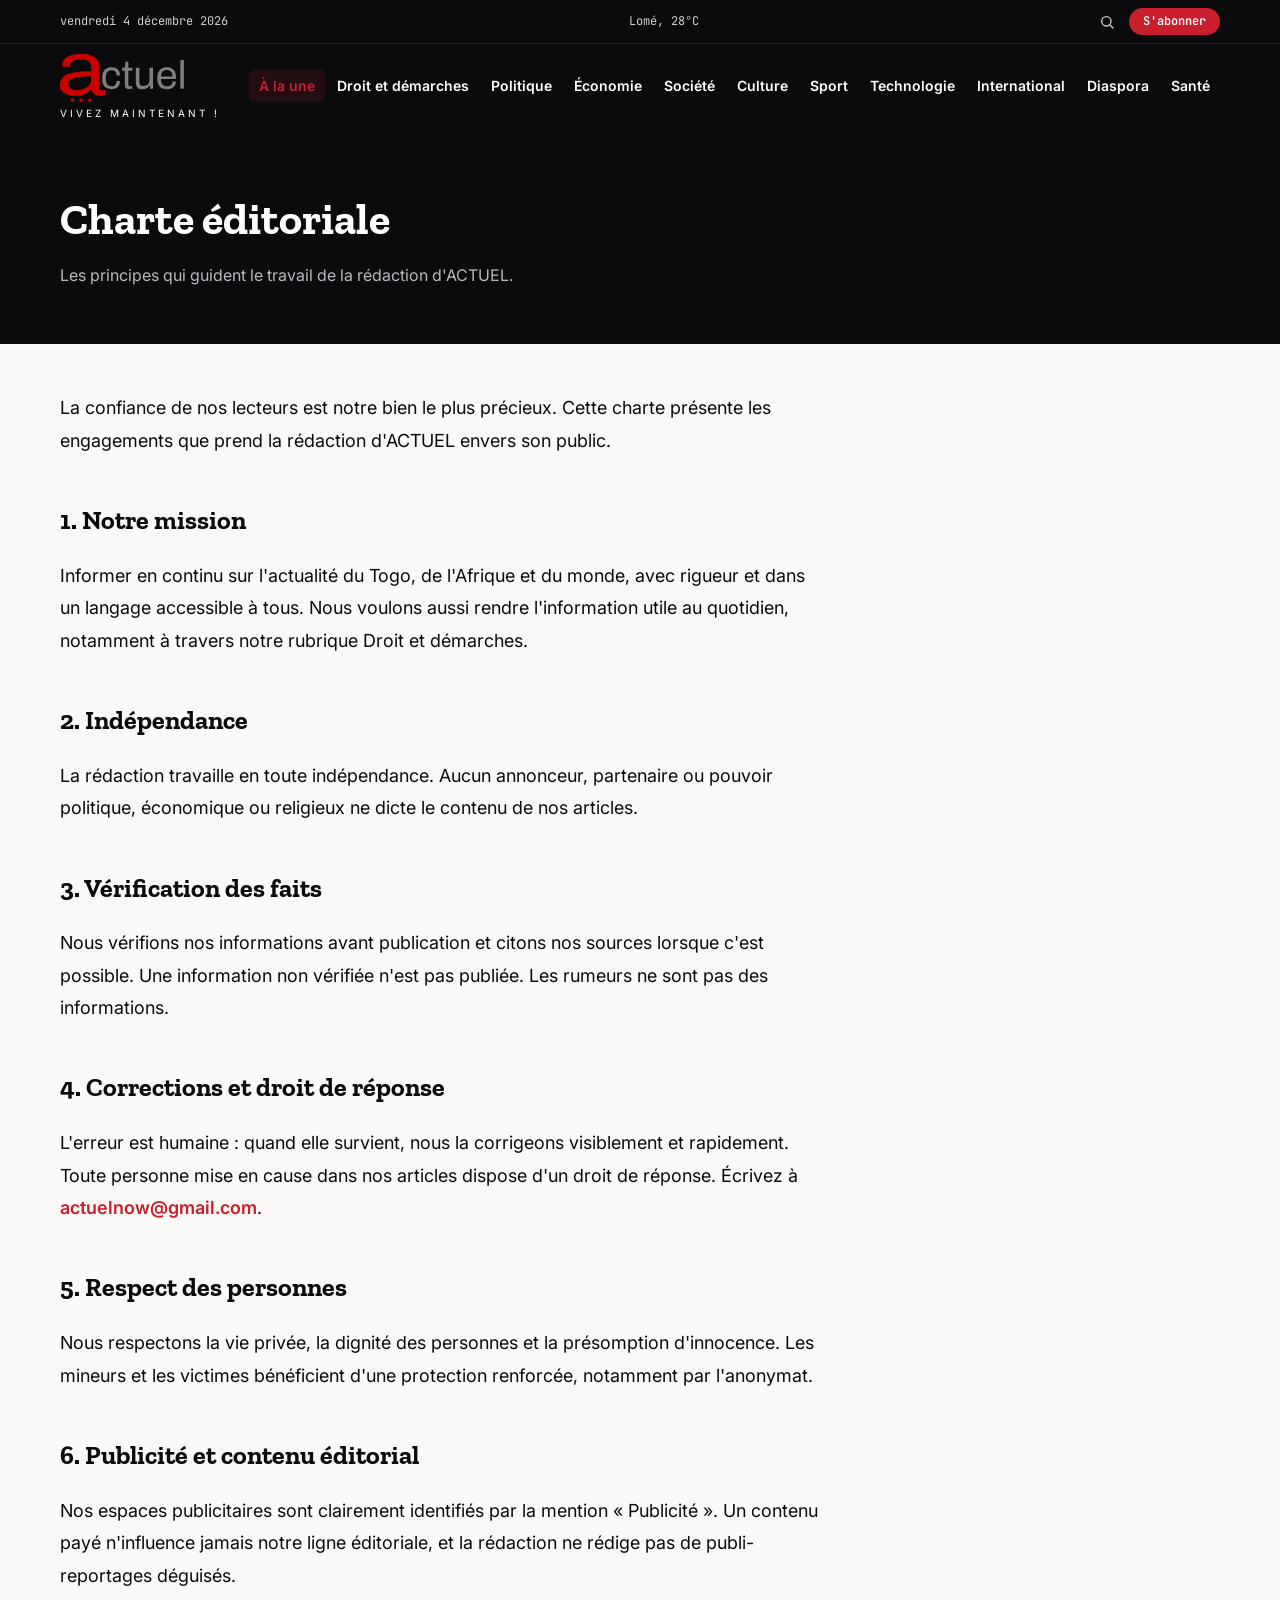
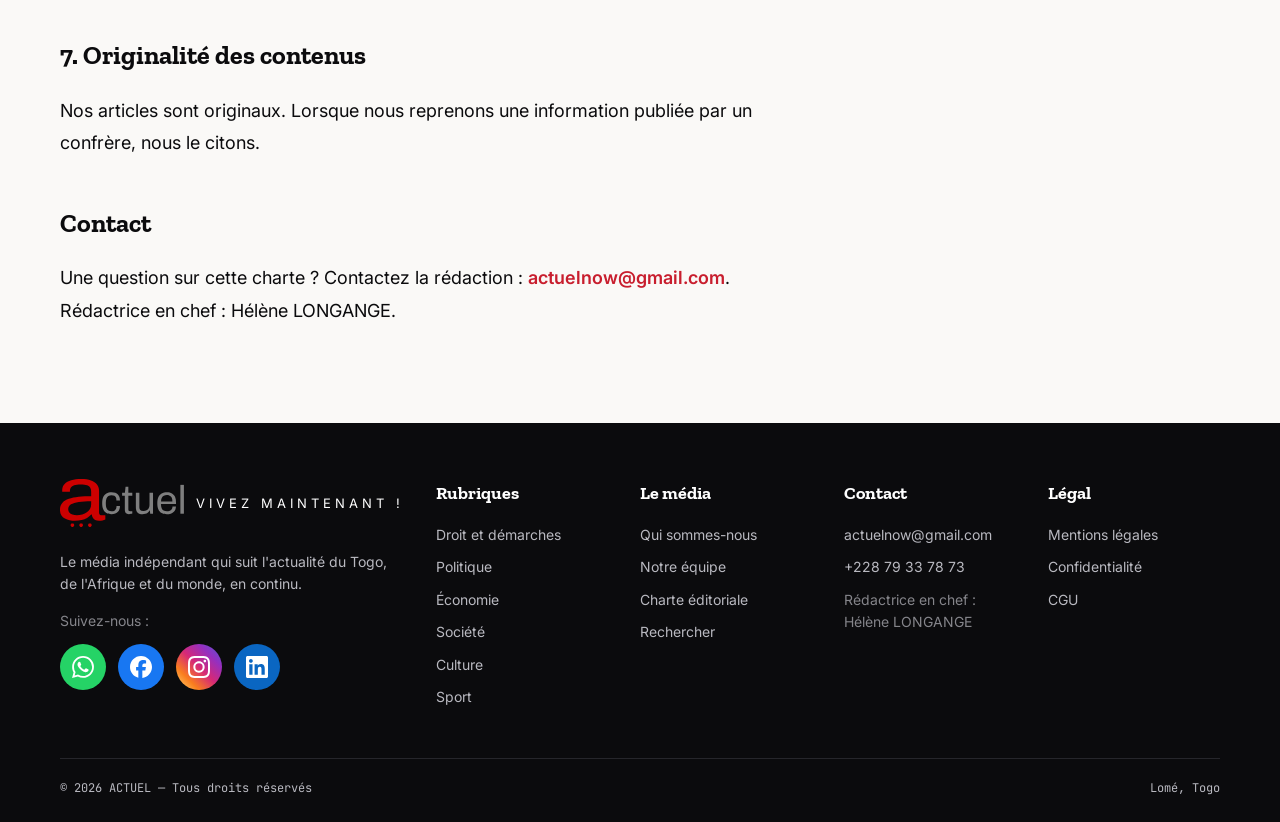
<file: charte.html>
<!DOCTYPE html>
<html lang="fr">
<head>
  <meta charset="UTF-8">
  <meta name="viewport" content="width=device-width, initial-scale=1.0">
  <title>Charte éditoriale — ACTUEL</title>
  <meta name="description" content="Charte éditoriale d'ACTUEL : nos principes, notre indépendance, notre rapport aux lecteurs.">
  <meta property="og:type" content="website">
  <meta property="og:site_name" content="ACTUEL">
  <meta property="og:locale" content="fr_FR">
  <meta property="og:title" content="Charte éditoriale — ACTUEL">
  <meta property="og:description" content="Charte éditoriale d'ACTUEL : nos principes, notre indépendance, notre rapport aux lecteurs.">
  <meta name="twitter:card" content="summary_large_image">
  <meta name="twitter:title" content="Charte éditoriale — ACTUEL">
  <meta name="twitter:description" content="Charte éditoriale d'ACTUEL : nos principes, notre indépendance, notre rapport aux lecteurs.">
  <meta name="twitter:image" content="https://hubert25-hub.github.io/actuel-news-/og-image.png">
  <meta property="og:image" content="https://hubert25-hub.github.io/actuel-news-/og-image.png">
  <meta property="og:image:width" content="1200">
  <meta property="og:image:height" content="630">
  <meta property="og:url" content="https://hubert25-hub.github.io/actuel-news-/charte.html">
  <link rel="canonical" href="https://hubert25-hub.github.io/actuel-news-/charte.html">
  <link rel="icon" href="favicon.svg" type="image/svg+xml">
  <link rel="preconnect" href="https://fonts.googleapis.com">
  <link rel="preconnect" href="https://fonts.gstatic.com" crossorigin>
  <link href="https://fonts.googleapis.com/css2?family=Zilla+Slab:wght@500;600;700&family=Inter:wght@400;500;600;700&family=JetBrains+Mono:wght@400;700&display=swap" rel="stylesheet">
  <link rel="stylesheet" href="styles.css?v=20261014j">
</head>
<body>

  <div class="topbar">
    <div class="container">
      <span id="live-date" class="hide-small">Mercredi 14 octobre 2026</span>
      <span id="local-weather">Lomé, 28°C</span>
      <span class="topbar-actions">
        <a class="topbar-search" href="search.html" aria-label="Rechercher"><svg viewBox="0 0 24 24" fill="none" stroke="currentColor" stroke-width="2" stroke-linecap="round"><circle cx="11" cy="11" r="7"/><line x1="16.5" y1="16.5" x2="21" y2="21"/></svg></a>
        <a class="subscribe" href="index.html#newsletter">S'abonner</a>
      </span>
    </div>
  </div>

  <header class="site-header">
    <div class="container">
      <a class="logo" href="index.html"><img class="logo-svg" src="actuel.svg" alt="ACTUEL"><span class="logo-tagline">VIVEZ MAINTENANT !</span></a>
      <nav class="main-nav">
        <ul>
          <li><a href="index.html">À la une</a></li>
          <li><a href="category.html?cat=droit">Droit et démarches</a></li>
            <li><a href="category.html?cat=politique">Politique</a></li>
          <li><a href="category.html?cat=economie">Économie</a></li>
          <li><a href="category.html?cat=societe">Société</a></li>
          <li><a href="category.html?cat=culture">Culture</a></li>
          <li><a href="category.html?cat=sport">Sport</a></li>
          <li><a href="category.html?cat=technologie">Technologie</a></li>
          <li><a href="category.html?cat=international">International</a></li>
          <li><a href="category.html?cat=diaspora">Diaspora</a></li>
          <li><a href="category.html?cat=sante">Santé</a></li>
        </ul>
      </nav>
      <button class="burger" id="burger" aria-label="Ouvrir le menu">
        <span></span><span></span><span></span>
      </button>
    </div>
  </header>

  <div class="drawer" id="drawer">
    <button class="close" id="drawer-close" aria-label="Fermer le menu">&times;</button>
    <nav>
      <a href="index.html">À la une</a>
      <a href="category.html?cat=droit">Droit et démarches</a>
      <a href="category.html?cat=politique">Politique</a>
      <a href="category.html?cat=economie">Économie</a>
      <a href="category.html?cat=societe">Société</a>
      <a href="category.html?cat=culture">Culture</a>
      <a href="category.html?cat=sport">Sport</a>
      <a href="category.html?cat=technologie">Technologie</a>
      <a href="category.html?cat=international">International</a>
      <a href="category.html?cat=diaspora">Diaspora</a>
      <a href="category.html?cat=sante">Santé</a>
      <a href="search.html">Rechercher</a>
    </nav>
  </div>

  <main>
    <div class="cat-banner">
      <div class="container">
        <h1>Charte éditoriale</h1>
        <p>Les principes qui guident le travail de la rédaction d'ACTUEL.</p>
      </div>
    </div>

    <div class="container" style="padding-top: 48px; padding-bottom: 72px;">
      <div class="article-body">
        <p>La confiance de nos lecteurs est notre bien le plus précieux. Cette charte présente les engagements que prend la rédaction d'ACTUEL envers son public.</p>

        <h2>1. Notre mission</h2>
        <p>Informer en continu sur l'actualité du Togo, de l'Afrique et du monde, avec rigueur et dans un langage accessible à tous. Nous voulons aussi rendre l'information utile au quotidien, notamment à travers notre rubrique Droit et démarches.</p>

        <h2>2. Indépendance</h2>
        <p>La rédaction travaille en toute indépendance. Aucun annonceur, partenaire ou pouvoir politique, économique ou religieux ne dicte le contenu de nos articles.</p>

        <h2>3. Vérification des faits</h2>
        <p>Nous vérifions nos informations avant publication et citons nos sources lorsque c'est possible. Une information non vérifiée n'est pas publiée. Les rumeurs ne sont pas des informations.</p>

        <h2>4. Corrections et droit de réponse</h2>
        <p>L'erreur est humaine : quand elle survient, nous la corrigeons visiblement et rapidement. Toute personne mise en cause dans nos articles dispose d'un droit de réponse. Écrivez à <a href="mailto:actuelnow@gmail.com">actuelnow@gmail.com</a>.</p>

        <h2>5. Respect des personnes</h2>
        <p>Nous respectons la vie privée, la dignité des personnes et la présomption d'innocence. Les mineurs et les victimes bénéficient d'une protection renforcée, notamment par l'anonymat.</p>

        <h2>6. Publicité et contenu éditorial</h2>
        <p>Nos espaces publicitaires sont clairement identifiés par la mention « Publicité ». Un contenu payé n'influence jamais notre ligne éditoriale, et la rédaction ne rédige pas de publi-reportages déguisés.</p>

        <h2>7. Originalité des contenus</h2>
        <p>Nos articles sont originaux. Lorsque nous reprenons une information publiée par un confrère, nous le citons.</p>

        <h2>Contact</h2>
        <p>Une question sur cette charte ? Contactez la rédaction : <a href="mailto:actuelnow@gmail.com">actuelnow@gmail.com</a>. Rédactrice en chef : Hélène LONGANGE.</p>
      </div>
    </div>
  </main>

  <footer class="site-footer">
    <div class="container">
      <div class="footer-grid">
        <div>
          <a class="logo" href="index.html"><img class="logo-svg" src="actuel.svg" alt="ACTUEL"><span class="logo-tagline">VIVEZ MAINTENANT !</span></a>
          <p style="margin-top:16px; font-size:14px;">Le média indépendant qui suit l'actualité du Togo, de l'Afrique et du monde, en continu.</p>
          <p class="footer-social-label">Suivez-nous :</p>
          <div class="footer-social-icons">
            <a class="soc soc-wa" href="https://whatsapp.com/channel/0029VbDD2l1EwEjzm8drn12f" target="_blank" rel="noopener" aria-label="WhatsApp"><svg viewBox="0 0 24 24" aria-hidden="true"><path d="M17.472 14.382c-.297-.149-1.758-.867-2.03-.967-.273-.099-.471-.148-.67.15-.197.297-.767.966-.94 1.164-.173.199-.347.223-.644.075-.297-.15-1.255-.463-2.39-1.475-.883-.788-1.48-1.761-1.653-2.059-.173-.297-.018-.458.13-.606.134-.133.298-.347.446-.52.149-.174.198-.298.298-.497.099-.198.05-.371-.025-.52-.075-.149-.669-1.612-.916-2.207-.242-.579-.487-.5-.669-.51-.173-.008-.371-.01-.57-.01-.198 0-.52.074-.792.372-.272.297-1.04 1.016-1.04 2.479 0 1.462 1.065 2.875 1.213 3.074.149.198 2.096 3.2 5.077 4.487.709.306 1.262.489 1.694.625.712.227 1.36.195 1.871.118.571-.085 1.758-.719 2.006-1.413.248-.694.248-1.289.173-1.413-.074-.124-.272-.198-.57-.347m-5.421 7.403h-.004a9.87 9.87 0 01-5.031-1.378l-.361-.214-3.741.982.998-3.648-.235-.374a9.86 9.86 0 01-1.51-5.26c.001-5.45 4.436-9.884 9.888-9.884 2.64 0 5.122 1.03 6.988 2.898a9.825 9.825 0 012.893 6.994c-.003 5.45-4.437 9.884-9.885 9.884m8.413-18.297A11.815 11.815 0 0012.05 0C5.495 0 .16 5.335.157 11.892c0 2.096.547 4.142 1.588 5.945L.057 24l6.305-1.654a11.882 11.882 0 005.683 1.448h.005c6.554 0 11.89-5.335 11.893-11.893a11.821 11.821 0 00-3.48-8.413Z"/></svg></a>
            <a class="soc soc-fb" href="https://www.facebook.com/people/Actuel/61591027688701/" target="_blank" rel="noopener" aria-label="Facebook"><svg viewBox="0 0 24 24" aria-hidden="true"><path d="M9.101 23.691v-7.98H6.627v-3.667h2.474v-1.58c0-4.085 1.848-5.978 5.858-5.978.401 0 .955.042 1.468.103a8.68 8.68 0 0 1 1.141.195v3.325a8.623 8.623 0 0 0-.653-.036 26.805 26.805 0 0 0-.733-.009c-.707 0-1.259.096-1.675.309a1.686 1.686 0 0 0-.679.622c-.258.42-.374.995-.374 1.752v1.297h3.919l-.386 2.103-.287 1.564h-3.246v8.245C19.396 23.238 24 18.179 24 12.044c0-6.627-5.373-12-12-12s-12 5.373-12 12c0 5.628 3.874 10.35 9.101 11.647Z"/></svg></a>
            <a class="soc soc-ig" href="https://instagram.com/actuel_now" target="_blank" rel="noopener" aria-label="Instagram"><svg viewBox="0 0 24 24" aria-hidden="true"><path d="M7.0301.084c-1.2768.0602-2.1487.264-2.911.5634-.7888.3075-1.4575.72-2.1228 1.3877-.6652.6677-1.075 1.3368-1.3802 2.127-.2954.7638-.4956 1.6365-.552 2.914-.0564 1.2775-.0689 1.6882-.0626 4.947.0062 3.2586.0206 3.6671.0825 4.9473.061 1.2765.264 2.1482.5635 2.9107.308.7889.72 1.4573 1.388 2.1228.6679.6655 1.3365 1.0743 2.1285 1.38.7632.295 1.6361.4961 2.9134.552 1.2773.056 1.6884.069 4.9462.0627 3.2578-.0062 3.668-.0207 4.9478-.0814 1.28-.0607 2.147-.2652 2.9098-.5633.7889-.3086 1.4578-.72 2.1228-1.3881.665-.6682 1.0745-1.3378 1.3795-2.1284.2957-.7632.4966-1.636.552-2.9124.056-1.2809.0692-1.6898.063-4.948-.0063-3.2583-.021-3.6668-.0817-4.9465-.0607-1.2797-.264-2.1487-.5633-2.9117-.3084-.7889-.72-1.4568-1.3876-2.1228C21.2982 1.33 20.628.9208 19.8378.6165 19.074.321 18.2017.1197 16.9244.0645 15.6471.0093 15.236-.005 11.977.0014 8.718.0076 8.31.0215 7.0301.0839m.1402 21.6932c-1.17-.0509-1.8053-.2453-2.2287-.408-.5606-.216-.96-.4771-1.3819-.895-.422-.4178-.6811-.8186-.9-1.378-.1644-.4234-.3624-1.058-.4171-2.228-.0595-1.2645-.072-1.6442-.079-4.848-.007-3.2037.0053-3.583.0607-4.848.05-1.169.2456-1.805.408-2.2282.216-.5613.4762-.96.895-1.3816.4188-.4217.8184-.6814 1.3783-.9003.423-.1651 1.0575-.3614 2.227-.4171 1.2655-.06 1.6447-.072 4.848-.079 3.2033-.007 3.5835.005 4.8495.0608 1.169.0508 1.8053.2445 2.228.408.5608.216.96.4754 1.3816.895.4217.4194.6816.8176.9005 1.3787.1653.4217.3617 1.056.4169 2.2263.0602 1.2655.0739 1.645.0796 4.848.0058 3.203-.0055 3.5834-.061 4.848-.051 1.17-.245 1.8055-.408 2.2294-.216.5604-.4763.96-.8954 1.3814-.419.4215-.8181.6811-1.3783.9-.4224.1649-1.0577.3617-2.2262.4174-1.2656.0595-1.6448.072-4.8493.079-3.2045.007-3.5825-.006-4.848-.0608M16.953 5.5864A1.44 1.44 0 1 0 18.39 4.144a1.44 1.44 0 0 0-1.437 1.4424M5.8385 12.012c.0067 3.4032 2.7706 6.1557 6.173 6.1493 3.4026-.0065 6.157-2.7701 6.1506-6.1733-.0065-3.4032-2.771-6.1565-6.174-6.1498-3.403.0067-6.156 2.771-6.1496 6.1738M8 12.0077a4 4 0 1 1 4.008 3.9921A3.9996 3.9996 0 0 1 8 12.0077"/></svg></a>
            <a class="soc soc-in" href="https://www.linkedin.com/in/actuel-l-média-98b78a428" target="_blank" rel="noopener" aria-label="LinkedIn"><svg viewBox="0 0 24 24" aria-hidden="true"><path d="M20.447 20.452h-3.554v-5.569c0-1.328-.027-3.037-1.852-3.037-1.853 0-2.136 1.445-2.136 2.939v5.667H9.351V9h3.414v1.561h.046c.477-.9 1.637-1.85 3.37-1.85 3.601 0 4.267 2.37 4.267 5.455v6.286zM5.337 7.433c-1.144 0-2.063-.926-2.063-2.065 0-1.138.92-2.063 2.063-2.063 1.14 0 2.064.925 2.064 2.063 0 1.139-.925 2.065-2.064 2.065zm1.782 13.019H3.555V9h3.564v11.452zM22.225 0H1.771C.792 0 0 .774 0 1.729v20.542C0 23.227.792 24 1.771 24h20.451C23.2 24 24 23.227 24 22.271V1.729C24 .774 23.2 0 22.222 0h.003z"/></svg></a>
          </div>
        </div>
        <div>
          <h4>Rubriques</h4>
          <ul>
            <li><a href="category.html?cat=droit">Droit et démarches</a></li>
            <li><a href="category.html?cat=politique">Politique</a></li>
            <li><a href="category.html?cat=economie">Économie</a></li>
            <li><a href="category.html?cat=societe">Société</a></li>
            <li><a href="category.html?cat=culture">Culture</a></li>
            <li><a href="category.html?cat=sport">Sport</a></li>
          </ul>
        </div>
        <div>
          <h4>Le média</h4>
          <ul>
            <li><a href="qui-sommes-nous.html">Qui sommes-nous</a></li>
            <li><a href="#">Notre équipe</a></li>
            <li><a href="charte.html">Charte éditoriale</a></li>
            <li><a href="search.html">Rechercher</a></li>
          </ul>
        </div>
        <div>
          <h4>Contact</h4>
          <ul>
            <li><a href="mailto:actuelnow@gmail.com">actuelnow@gmail.com</a></li>
            <li><a href="tel:+22879337873">+228 79 33 78 73</a></li>
            <li class="footer-note">Rédactrice en chef : Hélène LONGANGE</li>
          </ul>
        </div>
        <div>
          <h4>Légal</h4>
          <ul>
            <li><a href="mentions-legales.html">Mentions légales</a></li>
            <li><a href="confidentialite.html">Confidentialité</a></li>
            <li><a href="#">CGU</a></li>
          </ul>
        </div>
      </div>
      <div class="footer-bottom">
        <span>© 2026 ACTUEL — Tous droits réservés</span>
        <span>Lomé, Togo</span>
      </div>
    </div>
  </footer>

  <script src="data.js?v=20261014f"></script>
  <script src="app.js?v=20261014j"></script>
</body>
</html>
</file>
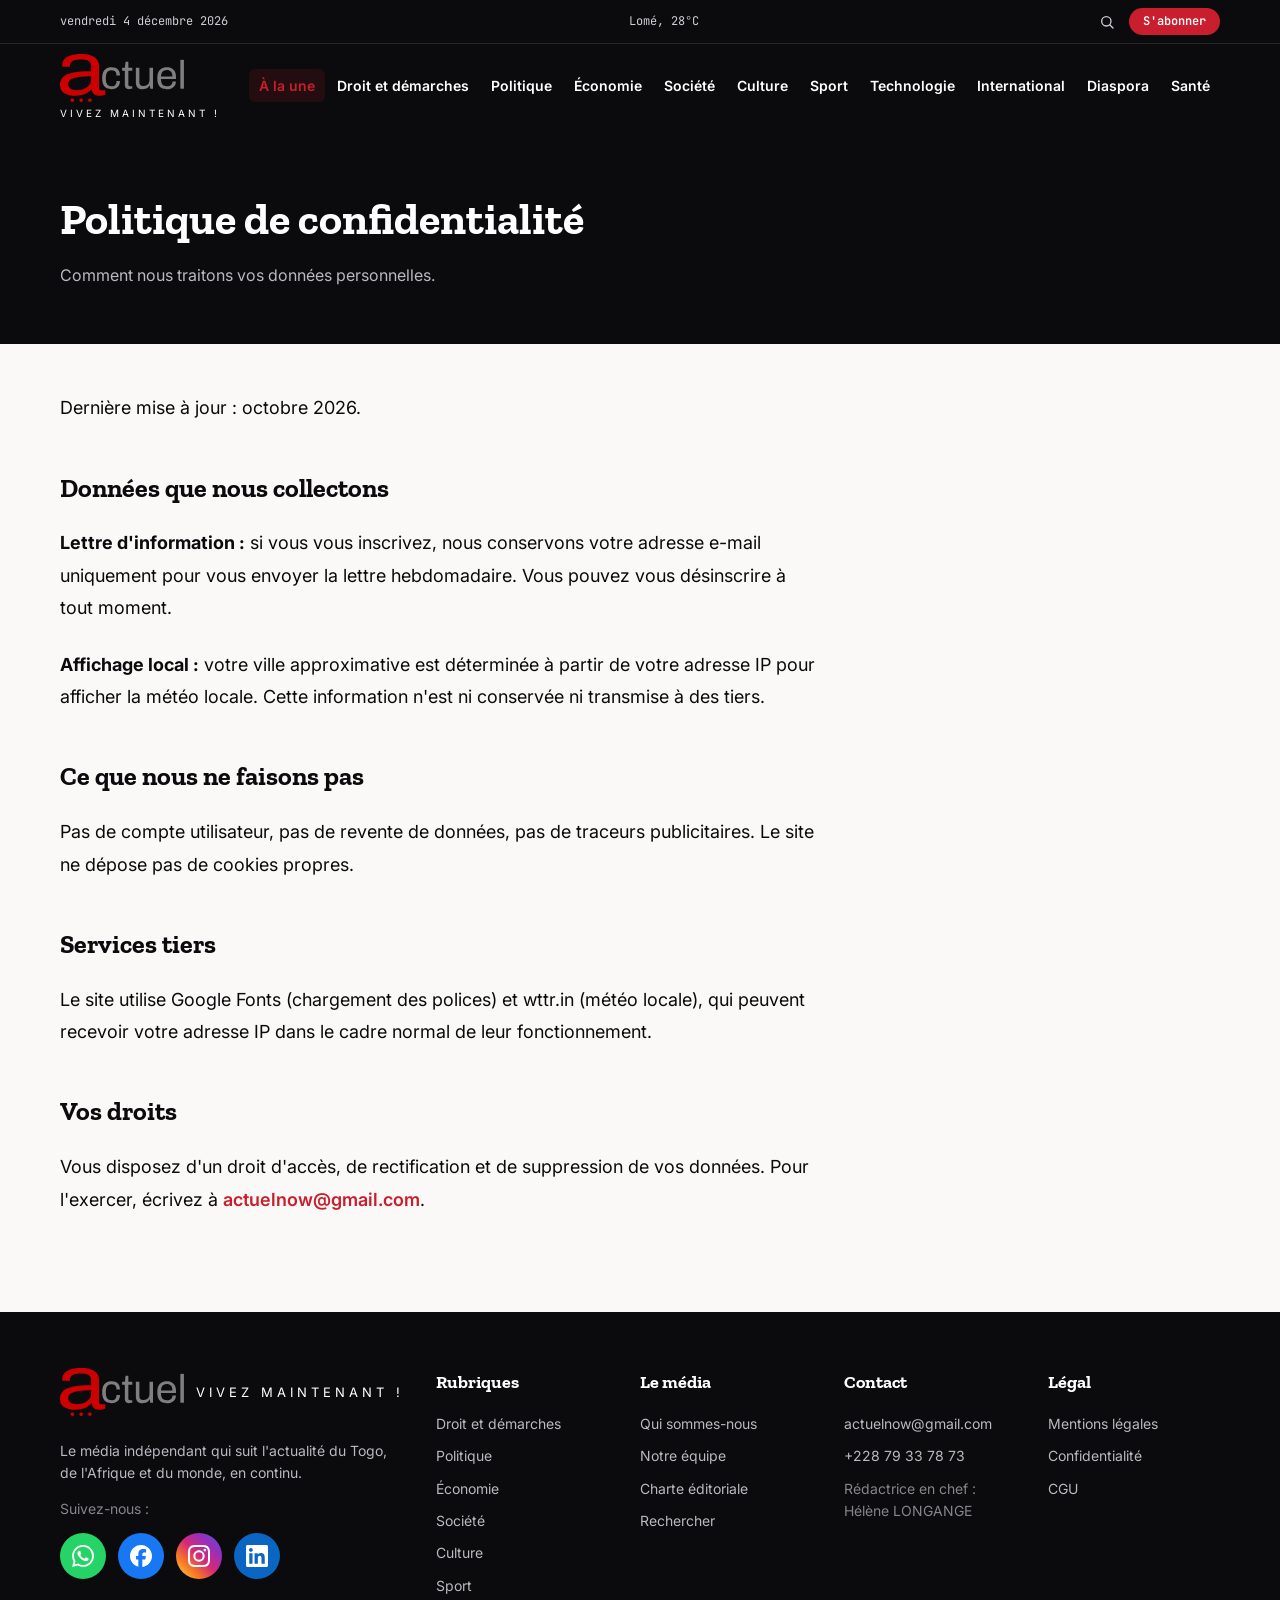
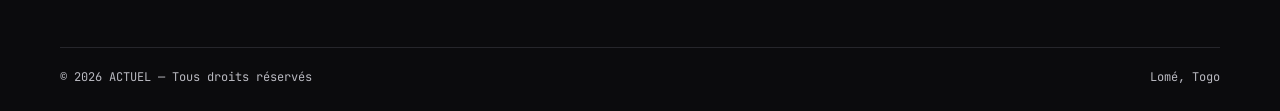
<file: confidentialite.html>
<!DOCTYPE html>
<html lang="fr">
<head>
  <meta charset="UTF-8">
  <meta name="viewport" content="width=device-width, initial-scale=1.0">
  <title>Politique de confidentialité — ACTUEL</title>
  <meta name="description" content="Politique de confidentialité d'ACTUEL : données collectées, cookies et vos droits.">
  <meta property="og:type" content="website">
  <meta property="og:site_name" content="ACTUEL">
  <meta property="og:locale" content="fr_FR">
  <meta property="og:title" content="Politique de confidentialité — ACTUEL">
  <meta property="og:description" content="Politique de confidentialité d'ACTUEL : données collectées, cookies et vos droits.">
  <meta name="twitter:card" content="summary_large_image">
  <meta name="twitter:title" content="Politique de confidentialité — ACTUEL">
  <meta name="twitter:description" content="Politique de confidentialité d'ACTUEL : données collectées, cookies et vos droits.">
  <meta name="twitter:image" content="https://hubert25-hub.github.io/actuel-news-/og-image.png">
  <meta property="og:image" content="https://hubert25-hub.github.io/actuel-news-/og-image.png">
  <meta property="og:image:width" content="1200">
  <meta property="og:image:height" content="630">
  <meta property="og:url" content="https://hubert25-hub.github.io/actuel-news-/confidentialite.html">
  <link rel="canonical" href="https://hubert25-hub.github.io/actuel-news-/confidentialite.html">
  <link rel="icon" href="favicon.svg" type="image/svg+xml">
  <link rel="preconnect" href="https://fonts.googleapis.com">
  <link rel="preconnect" href="https://fonts.gstatic.com" crossorigin>
  <link href="https://fonts.googleapis.com/css2?family=Zilla+Slab:wght@500;600;700&family=Inter:wght@400;500;600;700&family=JetBrains+Mono:wght@400;700&display=swap" rel="stylesheet">
  <link rel="stylesheet" href="styles.css?v=20261014j">
</head>
<body>

  <div class="topbar">
    <div class="container">
      <span id="live-date" class="hide-small">Mercredi 14 octobre 2026</span>
      <span id="local-weather">Lomé, 28°C</span>
      <span class="topbar-actions">
        <a class="topbar-search" href="search.html" aria-label="Rechercher"><svg viewBox="0 0 24 24" fill="none" stroke="currentColor" stroke-width="2" stroke-linecap="round"><circle cx="11" cy="11" r="7"/><line x1="16.5" y1="16.5" x2="21" y2="21"/></svg></a>
        <a class="subscribe" href="index.html#newsletter">S'abonner</a>
      </span>
    </div>
  </div>

  <header class="site-header">
    <div class="container">
      <a class="logo" href="index.html"><img class="logo-svg" src="actuel.svg" alt="ACTUEL"><span class="logo-tagline">VIVEZ MAINTENANT !</span></a>
      <nav class="main-nav">
        <ul>
          <li><a href="index.html">À la une</a></li>
          <li><a href="category.html?cat=droit">Droit et démarches</a></li>
            <li><a href="category.html?cat=politique">Politique</a></li>
          <li><a href="category.html?cat=economie">Économie</a></li>
          <li><a href="category.html?cat=societe">Société</a></li>
          <li><a href="category.html?cat=culture">Culture</a></li>
          <li><a href="category.html?cat=sport">Sport</a></li>
          <li><a href="category.html?cat=technologie">Technologie</a></li>
          <li><a href="category.html?cat=international">International</a></li>
          <li><a href="category.html?cat=diaspora">Diaspora</a></li>
          <li><a href="category.html?cat=sante">Santé</a></li>
        </ul>
      </nav>
      <button class="burger" id="burger" aria-label="Ouvrir le menu">
        <span></span><span></span><span></span>
      </button>
    </div>
  </header>

  <div class="drawer" id="drawer">
    <button class="close" id="drawer-close" aria-label="Fermer le menu">&times;</button>
    <nav>
      <a href="index.html">À la une</a>
      <a href="category.html?cat=droit">Droit et démarches</a>
      <a href="category.html?cat=politique">Politique</a>
      <a href="category.html?cat=economie">Économie</a>
      <a href="category.html?cat=societe">Société</a>
      <a href="category.html?cat=culture">Culture</a>
      <a href="category.html?cat=sport">Sport</a>
      <a href="category.html?cat=technologie">Technologie</a>
      <a href="category.html?cat=international">International</a>
      <a href="category.html?cat=diaspora">Diaspora</a>
      <a href="category.html?cat=sante">Santé</a>
      <a href="search.html">Rechercher</a>
    </nav>
  </div>

  <main>
    <div class="cat-banner">
      <div class="container">
        <h1>Politique de confidentialité</h1>
        <p>Comment nous traitons vos données personnelles.</p>
      </div>
    </div>

    <div class="container" style="padding-top: 48px; padding-bottom: 72px;">
      <div class="article-body">
<p>Dernière mise à jour : octobre 2026.</p>
        <h2>Données que nous collectons</h2>
        <p><strong>Lettre d'information :</strong> si vous vous inscrivez, nous conservons votre adresse e-mail uniquement pour vous envoyer la lettre hebdomadaire. Vous pouvez vous désinscrire à tout moment.</p>
        <p><strong>Affichage local :</strong> votre ville approximative est déterminée à partir de votre adresse IP pour afficher la météo locale. Cette information n'est ni conservée ni transmise à des tiers.</p>
        <h2>Ce que nous ne faisons pas</h2>
        <p>Pas de compte utilisateur, pas de revente de données, pas de traceurs publicitaires. Le site ne dépose pas de cookies propres.</p>
        <h2>Services tiers</h2>
        <p>Le site utilise Google Fonts (chargement des polices) et wttr.in (météo locale), qui peuvent recevoir votre adresse IP dans le cadre normal de leur fonctionnement.</p>
        <h2>Vos droits</h2>
        <p>Vous disposez d'un droit d'accès, de rectification et de suppression de vos données. Pour l'exercer, écrivez à <a href="mailto:actuelnow@gmail.com">actuelnow@gmail.com</a>.</p>
      </div>
    </div>
  </main>

  <footer class="site-footer">
    <div class="container">
      <div class="footer-grid">
        <div>
          <a class="logo" href="index.html"><img class="logo-svg" src="actuel.svg" alt="ACTUEL"><span class="logo-tagline">VIVEZ MAINTENANT !</span></a>
          <p style="margin-top:16px; font-size:14px;">Le média indépendant qui suit l'actualité du Togo, de l'Afrique et du monde, en continu.</p>
          <p class="footer-social-label">Suivez-nous :</p>
          <div class="footer-social-icons">
            <a class="soc soc-wa" href="https://whatsapp.com/channel/0029VbDD2l1EwEjzm8drn12f" target="_blank" rel="noopener" aria-label="WhatsApp"><svg viewBox="0 0 24 24" aria-hidden="true"><path d="M17.472 14.382c-.297-.149-1.758-.867-2.03-.967-.273-.099-.471-.148-.67.15-.197.297-.767.966-.94 1.164-.173.199-.347.223-.644.075-.297-.15-1.255-.463-2.39-1.475-.883-.788-1.48-1.761-1.653-2.059-.173-.297-.018-.458.13-.606.134-.133.298-.347.446-.52.149-.174.198-.298.298-.497.099-.198.05-.371-.025-.52-.075-.149-.669-1.612-.916-2.207-.242-.579-.487-.5-.669-.51-.173-.008-.371-.01-.57-.01-.198 0-.52.074-.792.372-.272.297-1.04 1.016-1.04 2.479 0 1.462 1.065 2.875 1.213 3.074.149.198 2.096 3.2 5.077 4.487.709.306 1.262.489 1.694.625.712.227 1.36.195 1.871.118.571-.085 1.758-.719 2.006-1.413.248-.694.248-1.289.173-1.413-.074-.124-.272-.198-.57-.347m-5.421 7.403h-.004a9.87 9.87 0 01-5.031-1.378l-.361-.214-3.741.982.998-3.648-.235-.374a9.86 9.86 0 01-1.51-5.26c.001-5.45 4.436-9.884 9.888-9.884 2.64 0 5.122 1.03 6.988 2.898a9.825 9.825 0 012.893 6.994c-.003 5.45-4.437 9.884-9.885 9.884m8.413-18.297A11.815 11.815 0 0012.05 0C5.495 0 .16 5.335.157 11.892c0 2.096.547 4.142 1.588 5.945L.057 24l6.305-1.654a11.882 11.882 0 005.683 1.448h.005c6.554 0 11.89-5.335 11.893-11.893a11.821 11.821 0 00-3.48-8.413Z"/></svg></a>
            <a class="soc soc-fb" href="https://www.facebook.com/people/Actuel/61591027688701/" target="_blank" rel="noopener" aria-label="Facebook"><svg viewBox="0 0 24 24" aria-hidden="true"><path d="M9.101 23.691v-7.98H6.627v-3.667h2.474v-1.58c0-4.085 1.848-5.978 5.858-5.978.401 0 .955.042 1.468.103a8.68 8.68 0 0 1 1.141.195v3.325a8.623 8.623 0 0 0-.653-.036 26.805 26.805 0 0 0-.733-.009c-.707 0-1.259.096-1.675.309a1.686 1.686 0 0 0-.679.622c-.258.42-.374.995-.374 1.752v1.297h3.919l-.386 2.103-.287 1.564h-3.246v8.245C19.396 23.238 24 18.179 24 12.044c0-6.627-5.373-12-12-12s-12 5.373-12 12c0 5.628 3.874 10.35 9.101 11.647Z"/></svg></a>
            <a class="soc soc-ig" href="https://instagram.com/actuel_now" target="_blank" rel="noopener" aria-label="Instagram"><svg viewBox="0 0 24 24" aria-hidden="true"><path d="M7.0301.084c-1.2768.0602-2.1487.264-2.911.5634-.7888.3075-1.4575.72-2.1228 1.3877-.6652.6677-1.075 1.3368-1.3802 2.127-.2954.7638-.4956 1.6365-.552 2.914-.0564 1.2775-.0689 1.6882-.0626 4.947.0062 3.2586.0206 3.6671.0825 4.9473.061 1.2765.264 2.1482.5635 2.9107.308.7889.72 1.4573 1.388 2.1228.6679.6655 1.3365 1.0743 2.1285 1.38.7632.295 1.6361.4961 2.9134.552 1.2773.056 1.6884.069 4.9462.0627 3.2578-.0062 3.668-.0207 4.9478-.0814 1.28-.0607 2.147-.2652 2.9098-.5633.7889-.3086 1.4578-.72 2.1228-1.3881.665-.6682 1.0745-1.3378 1.3795-2.1284.2957-.7632.4966-1.636.552-2.9124.056-1.2809.0692-1.6898.063-4.948-.0063-3.2583-.021-3.6668-.0817-4.9465-.0607-1.2797-.264-2.1487-.5633-2.9117-.3084-.7889-.72-1.4568-1.3876-2.1228C21.2982 1.33 20.628.9208 19.8378.6165 19.074.321 18.2017.1197 16.9244.0645 15.6471.0093 15.236-.005 11.977.0014 8.718.0076 8.31.0215 7.0301.0839m.1402 21.6932c-1.17-.0509-1.8053-.2453-2.2287-.408-.5606-.216-.96-.4771-1.3819-.895-.422-.4178-.6811-.8186-.9-1.378-.1644-.4234-.3624-1.058-.4171-2.228-.0595-1.2645-.072-1.6442-.079-4.848-.007-3.2037.0053-3.583.0607-4.848.05-1.169.2456-1.805.408-2.2282.216-.5613.4762-.96.895-1.3816.4188-.4217.8184-.6814 1.3783-.9003.423-.1651 1.0575-.3614 2.227-.4171 1.2655-.06 1.6447-.072 4.848-.079 3.2033-.007 3.5835.005 4.8495.0608 1.169.0508 1.8053.2445 2.228.408.5608.216.96.4754 1.3816.895.4217.4194.6816.8176.9005 1.3787.1653.4217.3617 1.056.4169 2.2263.0602 1.2655.0739 1.645.0796 4.848.0058 3.203-.0055 3.5834-.061 4.848-.051 1.17-.245 1.8055-.408 2.2294-.216.5604-.4763.96-.8954 1.3814-.419.4215-.8181.6811-1.3783.9-.4224.1649-1.0577.3617-2.2262.4174-1.2656.0595-1.6448.072-4.8493.079-3.2045.007-3.5825-.006-4.848-.0608M16.953 5.5864A1.44 1.44 0 1 0 18.39 4.144a1.44 1.44 0 0 0-1.437 1.4424M5.8385 12.012c.0067 3.4032 2.7706 6.1557 6.173 6.1493 3.4026-.0065 6.157-2.7701 6.1506-6.1733-.0065-3.4032-2.771-6.1565-6.174-6.1498-3.403.0067-6.156 2.771-6.1496 6.1738M8 12.0077a4 4 0 1 1 4.008 3.9921A3.9996 3.9996 0 0 1 8 12.0077"/></svg></a>
            <a class="soc soc-in" href="https://www.linkedin.com/in/actuel-l-média-98b78a428" target="_blank" rel="noopener" aria-label="LinkedIn"><svg viewBox="0 0 24 24" aria-hidden="true"><path d="M20.447 20.452h-3.554v-5.569c0-1.328-.027-3.037-1.852-3.037-1.853 0-2.136 1.445-2.136 2.939v5.667H9.351V9h3.414v1.561h.046c.477-.9 1.637-1.85 3.37-1.85 3.601 0 4.267 2.37 4.267 5.455v6.286zM5.337 7.433c-1.144 0-2.063-.926-2.063-2.065 0-1.138.92-2.063 2.063-2.063 1.14 0 2.064.925 2.064 2.063 0 1.139-.925 2.065-2.064 2.065zm1.782 13.019H3.555V9h3.564v11.452zM22.225 0H1.771C.792 0 0 .774 0 1.729v20.542C0 23.227.792 24 1.771 24h20.451C23.2 24 24 23.227 24 22.271V1.729C24 .774 23.2 0 22.222 0h.003z"/></svg></a>
          </div>
        </div>
        <div>
          <h4>Rubriques</h4>
          <ul>
            <li><a href="category.html?cat=droit">Droit et démarches</a></li>
            <li><a href="category.html?cat=politique">Politique</a></li>
            <li><a href="category.html?cat=economie">Économie</a></li>
            <li><a href="category.html?cat=societe">Société</a></li>
            <li><a href="category.html?cat=culture">Culture</a></li>
            <li><a href="category.html?cat=sport">Sport</a></li>
          </ul>
        </div>
        <div>
          <h4>Le média</h4>
          <ul>
            <li><a href="qui-sommes-nous.html">Qui sommes-nous</a></li>
            <li><a href="#">Notre équipe</a></li>
            <li><a href="charte.html">Charte éditoriale</a></li>
            <li><a href="search.html">Rechercher</a></li>
          </ul>
        </div>
        <div>
          <h4>Contact</h4>
          <ul>
            <li><a href="mailto:actuelnow@gmail.com">actuelnow@gmail.com</a></li>
            <li><a href="tel:+22879337873">+228 79 33 78 73</a></li>
            <li class="footer-note">Rédactrice en chef : Hélène LONGANGE</li>
          </ul>
        </div>
        <div>
          <h4>Légal</h4>
          <ul>
            <li><a href="mentions-legales.html">Mentions légales</a></li>
            <li><a href="confidentialite.html">Confidentialité</a></li>
            <li><a href="#">CGU</a></li>
          </ul>
        </div>
      </div>
      <div class="footer-bottom">
        <span>© 2026 ACTUEL — Tous droits réservés</span>
        <span>Lomé, Togo</span>
      </div>
    </div>
  </footer>

  <script src="data.js?v=20261014f"></script>
  <script src="app.js?v=20261014j"></script>
</body>
</html>
</file>
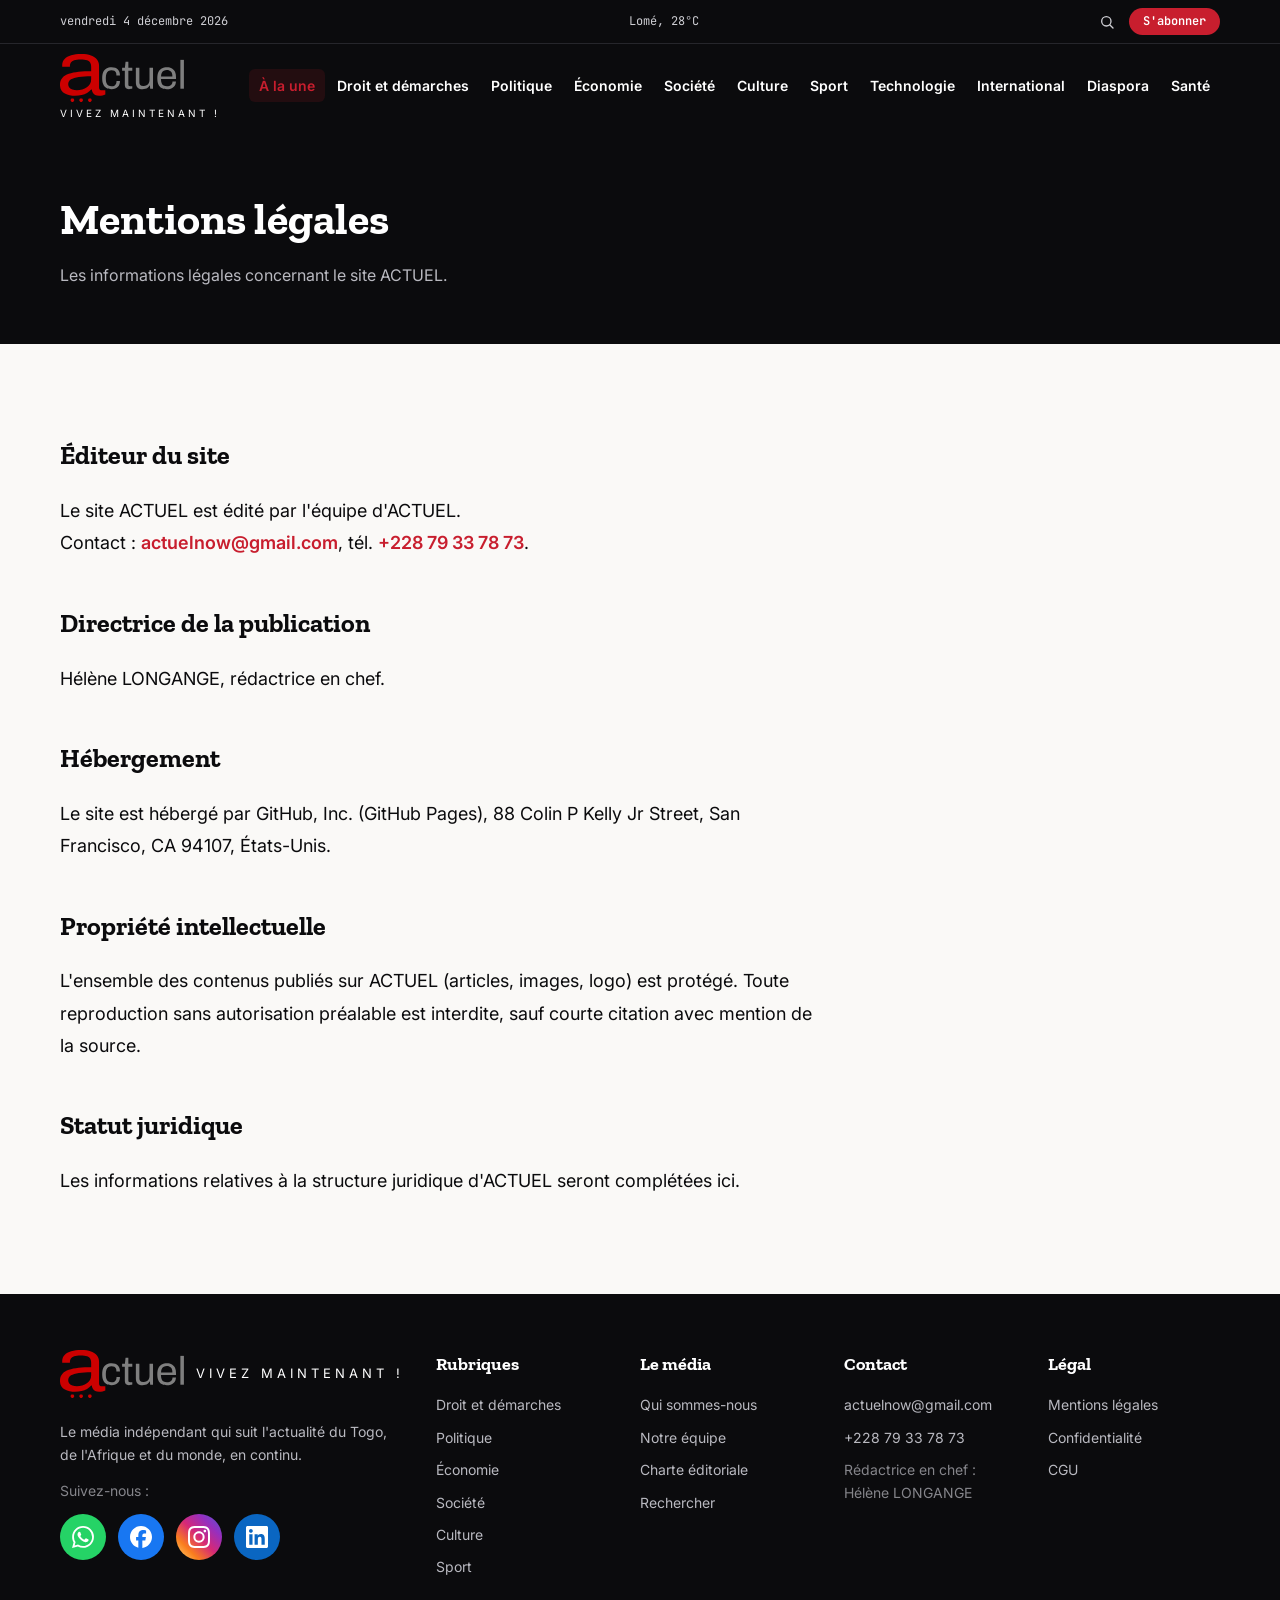
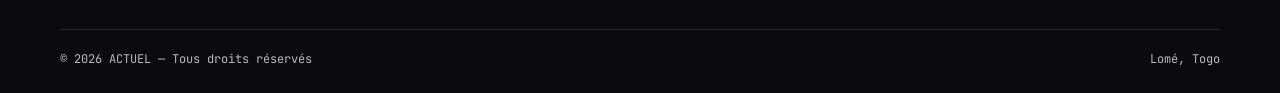
<file: mentions-legales.html>
<!DOCTYPE html>
<html lang="fr">
<head>
  <meta charset="UTF-8">
  <meta name="viewport" content="width=device-width, initial-scale=1.0">
  <title>Mentions légales — ACTUEL</title>
  <meta name="description" content="Mentions légales du site ACTUEL : éditeur, hébergement et contact.">
  <meta property="og:type" content="website">
  <meta property="og:site_name" content="ACTUEL">
  <meta property="og:locale" content="fr_FR">
  <meta property="og:title" content="Mentions légales — ACTUEL">
  <meta property="og:description" content="Mentions légales du site ACTUEL : éditeur, hébergement et contact.">
  <meta name="twitter:card" content="summary_large_image">
  <meta name="twitter:title" content="Mentions légales — ACTUEL">
  <meta name="twitter:description" content="Mentions légales du site ACTUEL : éditeur, hébergement et contact.">
  <meta name="twitter:image" content="https://hubert25-hub.github.io/actuel-news-/og-image.png">
  <meta property="og:image" content="https://hubert25-hub.github.io/actuel-news-/og-image.png">
  <meta property="og:image:width" content="1200">
  <meta property="og:image:height" content="630">
  <meta property="og:url" content="https://hubert25-hub.github.io/actuel-news-/mentions-legales.html">
  <link rel="canonical" href="https://hubert25-hub.github.io/actuel-news-/mentions-legales.html">
  <link rel="icon" href="favicon.svg" type="image/svg+xml">
  <link rel="preconnect" href="https://fonts.googleapis.com">
  <link rel="preconnect" href="https://fonts.gstatic.com" crossorigin>
  <link href="https://fonts.googleapis.com/css2?family=Zilla+Slab:wght@500;600;700&family=Inter:wght@400;500;600;700&family=JetBrains+Mono:wght@400;700&display=swap" rel="stylesheet">
  <link rel="stylesheet" href="styles.css?v=20261014j">
</head>
<body>

  <div class="topbar">
    <div class="container">
      <span id="live-date" class="hide-small">Mercredi 14 octobre 2026</span>
      <span id="local-weather">Lomé, 28°C</span>
      <span class="topbar-actions">
        <a class="topbar-search" href="search.html" aria-label="Rechercher"><svg viewBox="0 0 24 24" fill="none" stroke="currentColor" stroke-width="2" stroke-linecap="round"><circle cx="11" cy="11" r="7"/><line x1="16.5" y1="16.5" x2="21" y2="21"/></svg></a>
        <a class="subscribe" href="index.html#newsletter">S'abonner</a>
      </span>
    </div>
  </div>

  <header class="site-header">
    <div class="container">
      <a class="logo" href="index.html"><img class="logo-svg" src="actuel.svg" alt="ACTUEL"><span class="logo-tagline">VIVEZ MAINTENANT !</span></a>
      <nav class="main-nav">
        <ul>
          <li><a href="index.html">À la une</a></li>
          <li><a href="category.html?cat=droit">Droit et démarches</a></li>
            <li><a href="category.html?cat=politique">Politique</a></li>
          <li><a href="category.html?cat=economie">Économie</a></li>
          <li><a href="category.html?cat=societe">Société</a></li>
          <li><a href="category.html?cat=culture">Culture</a></li>
          <li><a href="category.html?cat=sport">Sport</a></li>
          <li><a href="category.html?cat=technologie">Technologie</a></li>
          <li><a href="category.html?cat=international">International</a></li>
          <li><a href="category.html?cat=diaspora">Diaspora</a></li>
          <li><a href="category.html?cat=sante">Santé</a></li>
        </ul>
      </nav>
      <button class="burger" id="burger" aria-label="Ouvrir le menu">
        <span></span><span></span><span></span>
      </button>
    </div>
  </header>

  <div class="drawer" id="drawer">
    <button class="close" id="drawer-close" aria-label="Fermer le menu">&times;</button>
    <nav>
      <a href="index.html">À la une</a>
      <a href="category.html?cat=droit">Droit et démarches</a>
      <a href="category.html?cat=politique">Politique</a>
      <a href="category.html?cat=economie">Économie</a>
      <a href="category.html?cat=societe">Société</a>
      <a href="category.html?cat=culture">Culture</a>
      <a href="category.html?cat=sport">Sport</a>
      <a href="category.html?cat=technologie">Technologie</a>
      <a href="category.html?cat=international">International</a>
      <a href="category.html?cat=diaspora">Diaspora</a>
      <a href="category.html?cat=sante">Santé</a>
      <a href="search.html">Rechercher</a>
    </nav>
  </div>

  <main>
    <div class="cat-banner">
      <div class="container">
        <h1>Mentions légales</h1>
        <p>Les informations légales concernant le site ACTUEL.</p>
      </div>
    </div>

    <div class="container" style="padding-top: 48px; padding-bottom: 72px;">
      <div class="article-body">
<h2>Éditeur du site</h2>
        <p>Le site ACTUEL est édité par l'équipe d'ACTUEL.<br>
        Contact : <a href="mailto:actuelnow@gmail.com">actuelnow@gmail.com</a>, tél. <a href="tel:+22879337873">+228 79 33 78 73</a>.</p>
        <h2>Directrice de la publication</h2>
        <p>Hélène LONGANGE, rédactrice en chef.</p>
        <h2>Hébergement</h2>
        <p>Le site est hébergé par GitHub, Inc. (GitHub Pages), 88 Colin P Kelly Jr Street, San Francisco, CA 94107, États-Unis.</p>
        <h2>Propriété intellectuelle</h2>
        <p>L'ensemble des contenus publiés sur ACTUEL (articles, images, logo) est protégé. Toute reproduction sans autorisation préalable est interdite, sauf courte citation avec mention de la source.</p>
        <h2>Statut juridique</h2>
        <p>Les informations relatives à la structure juridique d'ACTUEL seront complétées ici.</p>
      </div>
    </div>
  </main>

  <footer class="site-footer">
    <div class="container">
      <div class="footer-grid">
        <div>
          <a class="logo" href="index.html"><img class="logo-svg" src="actuel.svg" alt="ACTUEL"><span class="logo-tagline">VIVEZ MAINTENANT !</span></a>
          <p style="margin-top:16px; font-size:14px;">Le média indépendant qui suit l'actualité du Togo, de l'Afrique et du monde, en continu.</p>
          <p class="footer-social-label">Suivez-nous :</p>
          <div class="footer-social-icons">
            <a class="soc soc-wa" href="https://whatsapp.com/channel/0029VbDD2l1EwEjzm8drn12f" target="_blank" rel="noopener" aria-label="WhatsApp"><svg viewBox="0 0 24 24" aria-hidden="true"><path d="M17.472 14.382c-.297-.149-1.758-.867-2.03-.967-.273-.099-.471-.148-.67.15-.197.297-.767.966-.94 1.164-.173.199-.347.223-.644.075-.297-.15-1.255-.463-2.39-1.475-.883-.788-1.48-1.761-1.653-2.059-.173-.297-.018-.458.13-.606.134-.133.298-.347.446-.52.149-.174.198-.298.298-.497.099-.198.05-.371-.025-.52-.075-.149-.669-1.612-.916-2.207-.242-.579-.487-.5-.669-.51-.173-.008-.371-.01-.57-.01-.198 0-.52.074-.792.372-.272.297-1.04 1.016-1.04 2.479 0 1.462 1.065 2.875 1.213 3.074.149.198 2.096 3.2 5.077 4.487.709.306 1.262.489 1.694.625.712.227 1.36.195 1.871.118.571-.085 1.758-.719 2.006-1.413.248-.694.248-1.289.173-1.413-.074-.124-.272-.198-.57-.347m-5.421 7.403h-.004a9.87 9.87 0 01-5.031-1.378l-.361-.214-3.741.982.998-3.648-.235-.374a9.86 9.86 0 01-1.51-5.26c.001-5.45 4.436-9.884 9.888-9.884 2.64 0 5.122 1.03 6.988 2.898a9.825 9.825 0 012.893 6.994c-.003 5.45-4.437 9.884-9.885 9.884m8.413-18.297A11.815 11.815 0 0012.05 0C5.495 0 .16 5.335.157 11.892c0 2.096.547 4.142 1.588 5.945L.057 24l6.305-1.654a11.882 11.882 0 005.683 1.448h.005c6.554 0 11.89-5.335 11.893-11.893a11.821 11.821 0 00-3.48-8.413Z"/></svg></a>
            <a class="soc soc-fb" href="https://www.facebook.com/people/Actuel/61591027688701/" target="_blank" rel="noopener" aria-label="Facebook"><svg viewBox="0 0 24 24" aria-hidden="true"><path d="M9.101 23.691v-7.98H6.627v-3.667h2.474v-1.58c0-4.085 1.848-5.978 5.858-5.978.401 0 .955.042 1.468.103a8.68 8.68 0 0 1 1.141.195v3.325a8.623 8.623 0 0 0-.653-.036 26.805 26.805 0 0 0-.733-.009c-.707 0-1.259.096-1.675.309a1.686 1.686 0 0 0-.679.622c-.258.42-.374.995-.374 1.752v1.297h3.919l-.386 2.103-.287 1.564h-3.246v8.245C19.396 23.238 24 18.179 24 12.044c0-6.627-5.373-12-12-12s-12 5.373-12 12c0 5.628 3.874 10.35 9.101 11.647Z"/></svg></a>
            <a class="soc soc-ig" href="https://instagram.com/actuel_now" target="_blank" rel="noopener" aria-label="Instagram"><svg viewBox="0 0 24 24" aria-hidden="true"><path d="M7.0301.084c-1.2768.0602-2.1487.264-2.911.5634-.7888.3075-1.4575.72-2.1228 1.3877-.6652.6677-1.075 1.3368-1.3802 2.127-.2954.7638-.4956 1.6365-.552 2.914-.0564 1.2775-.0689 1.6882-.0626 4.947.0062 3.2586.0206 3.6671.0825 4.9473.061 1.2765.264 2.1482.5635 2.9107.308.7889.72 1.4573 1.388 2.1228.6679.6655 1.3365 1.0743 2.1285 1.38.7632.295 1.6361.4961 2.9134.552 1.2773.056 1.6884.069 4.9462.0627 3.2578-.0062 3.668-.0207 4.9478-.0814 1.28-.0607 2.147-.2652 2.9098-.5633.7889-.3086 1.4578-.72 2.1228-1.3881.665-.6682 1.0745-1.3378 1.3795-2.1284.2957-.7632.4966-1.636.552-2.9124.056-1.2809.0692-1.6898.063-4.948-.0063-3.2583-.021-3.6668-.0817-4.9465-.0607-1.2797-.264-2.1487-.5633-2.9117-.3084-.7889-.72-1.4568-1.3876-2.1228C21.2982 1.33 20.628.9208 19.8378.6165 19.074.321 18.2017.1197 16.9244.0645 15.6471.0093 15.236-.005 11.977.0014 8.718.0076 8.31.0215 7.0301.0839m.1402 21.6932c-1.17-.0509-1.8053-.2453-2.2287-.408-.5606-.216-.96-.4771-1.3819-.895-.422-.4178-.6811-.8186-.9-1.378-.1644-.4234-.3624-1.058-.4171-2.228-.0595-1.2645-.072-1.6442-.079-4.848-.007-3.2037.0053-3.583.0607-4.848.05-1.169.2456-1.805.408-2.2282.216-.5613.4762-.96.895-1.3816.4188-.4217.8184-.6814 1.3783-.9003.423-.1651 1.0575-.3614 2.227-.4171 1.2655-.06 1.6447-.072 4.848-.079 3.2033-.007 3.5835.005 4.8495.0608 1.169.0508 1.8053.2445 2.228.408.5608.216.96.4754 1.3816.895.4217.4194.6816.8176.9005 1.3787.1653.4217.3617 1.056.4169 2.2263.0602 1.2655.0739 1.645.0796 4.848.0058 3.203-.0055 3.5834-.061 4.848-.051 1.17-.245 1.8055-.408 2.2294-.216.5604-.4763.96-.8954 1.3814-.419.4215-.8181.6811-1.3783.9-.4224.1649-1.0577.3617-2.2262.4174-1.2656.0595-1.6448.072-4.8493.079-3.2045.007-3.5825-.006-4.848-.0608M16.953 5.5864A1.44 1.44 0 1 0 18.39 4.144a1.44 1.44 0 0 0-1.437 1.4424M5.8385 12.012c.0067 3.4032 2.7706 6.1557 6.173 6.1493 3.4026-.0065 6.157-2.7701 6.1506-6.1733-.0065-3.4032-2.771-6.1565-6.174-6.1498-3.403.0067-6.156 2.771-6.1496 6.1738M8 12.0077a4 4 0 1 1 4.008 3.9921A3.9996 3.9996 0 0 1 8 12.0077"/></svg></a>
            <a class="soc soc-in" href="https://www.linkedin.com/in/actuel-l-média-98b78a428" target="_blank" rel="noopener" aria-label="LinkedIn"><svg viewBox="0 0 24 24" aria-hidden="true"><path d="M20.447 20.452h-3.554v-5.569c0-1.328-.027-3.037-1.852-3.037-1.853 0-2.136 1.445-2.136 2.939v5.667H9.351V9h3.414v1.561h.046c.477-.9 1.637-1.85 3.37-1.85 3.601 0 4.267 2.37 4.267 5.455v6.286zM5.337 7.433c-1.144 0-2.063-.926-2.063-2.065 0-1.138.92-2.063 2.063-2.063 1.14 0 2.064.925 2.064 2.063 0 1.139-.925 2.065-2.064 2.065zm1.782 13.019H3.555V9h3.564v11.452zM22.225 0H1.771C.792 0 0 .774 0 1.729v20.542C0 23.227.792 24 1.771 24h20.451C23.2 24 24 23.227 24 22.271V1.729C24 .774 23.2 0 22.222 0h.003z"/></svg></a>
          </div>
        </div>
        <div>
          <h4>Rubriques</h4>
          <ul>
            <li><a href="category.html?cat=droit">Droit et démarches</a></li>
            <li><a href="category.html?cat=politique">Politique</a></li>
            <li><a href="category.html?cat=economie">Économie</a></li>
            <li><a href="category.html?cat=societe">Société</a></li>
            <li><a href="category.html?cat=culture">Culture</a></li>
            <li><a href="category.html?cat=sport">Sport</a></li>
          </ul>
        </div>
        <div>
          <h4>Le média</h4>
          <ul>
            <li><a href="qui-sommes-nous.html">Qui sommes-nous</a></li>
            <li><a href="#">Notre équipe</a></li>
            <li><a href="charte.html">Charte éditoriale</a></li>
            <li><a href="search.html">Rechercher</a></li>
          </ul>
        </div>
        <div>
          <h4>Contact</h4>
          <ul>
            <li><a href="mailto:actuelnow@gmail.com">actuelnow@gmail.com</a></li>
            <li><a href="tel:+22879337873">+228 79 33 78 73</a></li>
            <li class="footer-note">Rédactrice en chef : Hélène LONGANGE</li>
          </ul>
        </div>
        <div>
          <h4>Légal</h4>
          <ul>
            <li><a href="mentions-legales.html">Mentions légales</a></li>
            <li><a href="confidentialite.html">Confidentialité</a></li>
            <li><a href="#">CGU</a></li>
          </ul>
        </div>
      </div>
      <div class="footer-bottom">
        <span>© 2026 ACTUEL — Tous droits réservés</span>
        <span>Lomé, Togo</span>
      </div>
    </div>
  </footer>

  <script src="data.js?v=20261014f"></script>
  <script src="app.js?v=20261014j"></script>
</body>
</html>
</file>
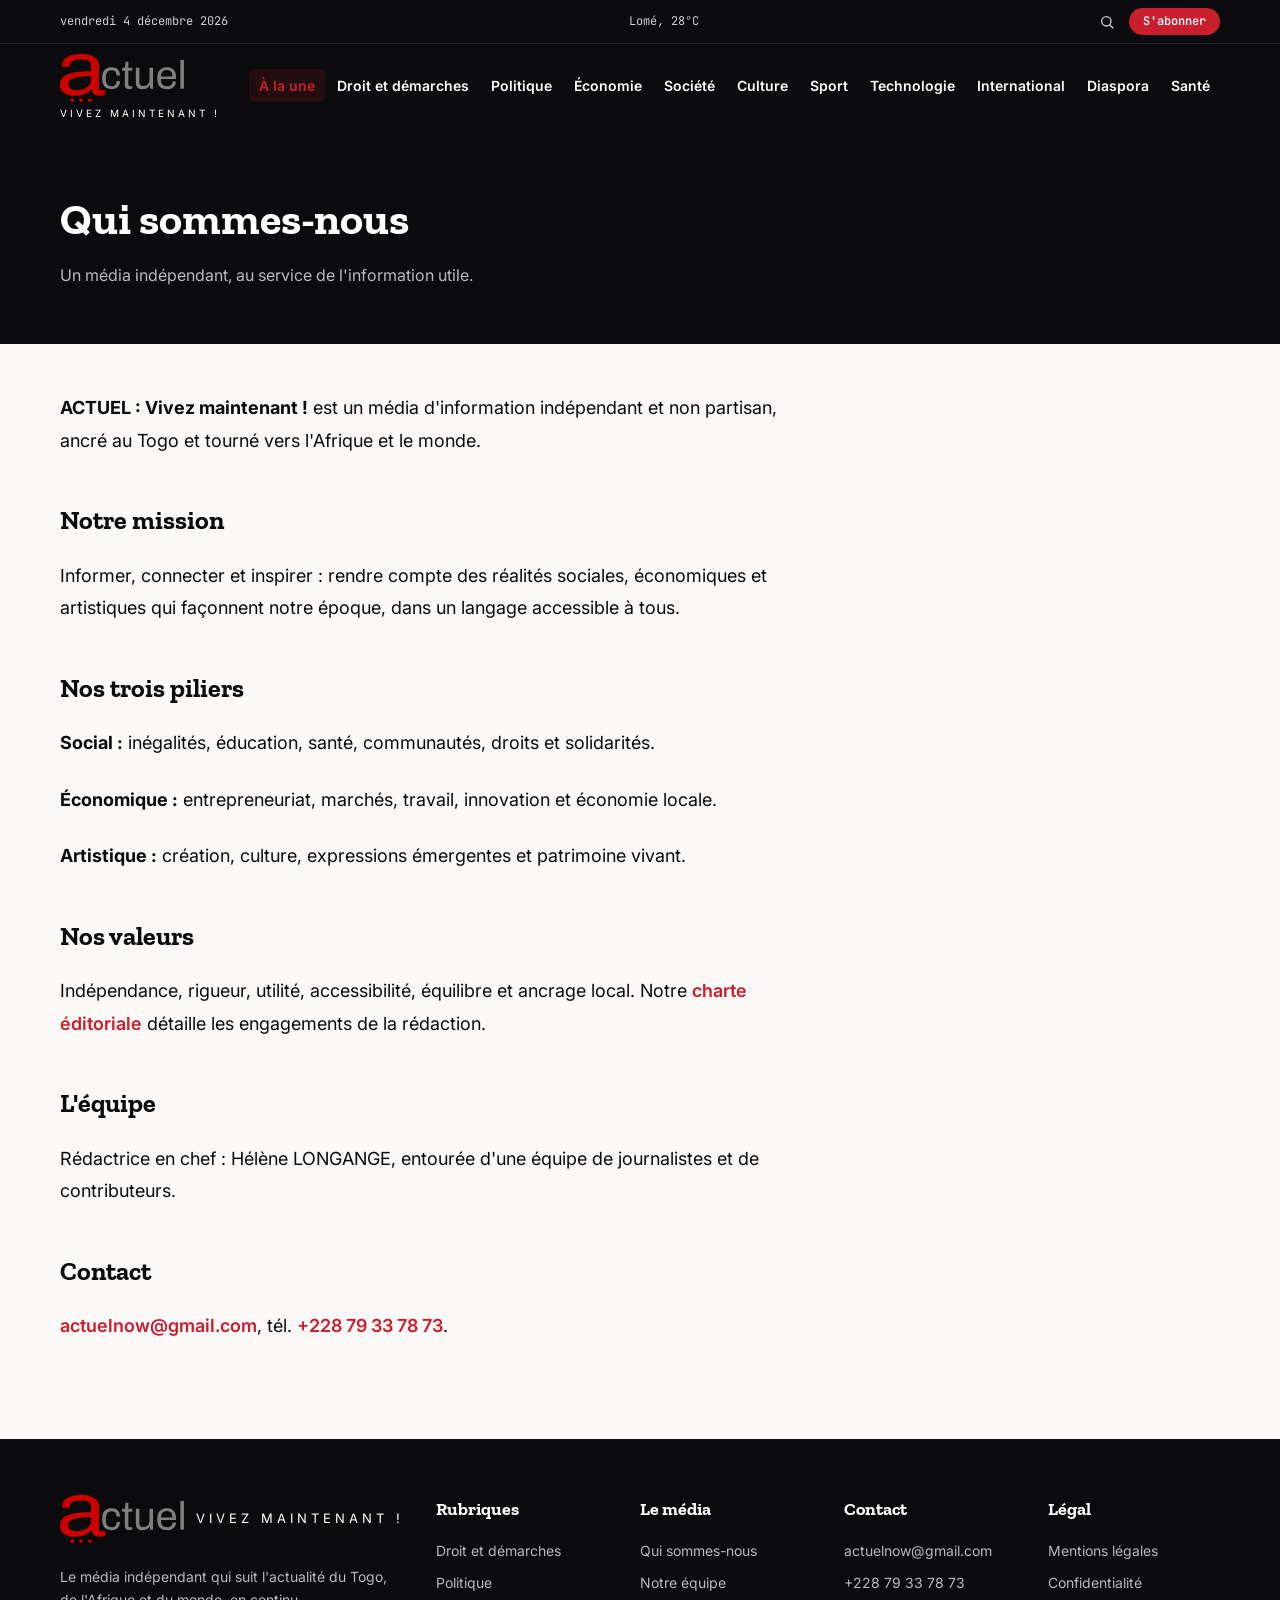
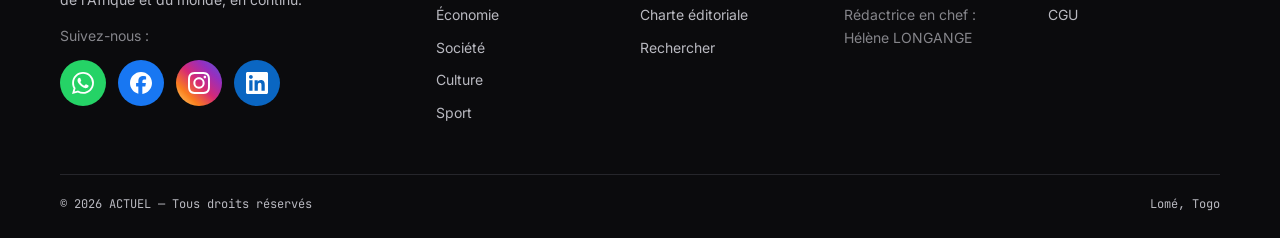
<file: qui-sommes-nous.html>
<!DOCTYPE html>
<html lang="fr">
<head>
  <meta charset="UTF-8">
  <meta name="viewport" content="width=device-width, initial-scale=1.0">
  <title>Qui sommes-nous — ACTUEL</title>
  <meta name="description" content="ACTUEL, média indépendant : notre mission, nos piliers et notre équipe.">
  <meta property="og:type" content="website">
  <meta property="og:site_name" content="ACTUEL">
  <meta property="og:locale" content="fr_FR">
  <meta property="og:title" content="Qui sommes-nous — ACTUEL">
  <meta property="og:description" content="ACTUEL, média indépendant : notre mission, nos piliers et notre équipe.">
  <meta name="twitter:card" content="summary_large_image">
  <meta name="twitter:title" content="Qui sommes-nous — ACTUEL">
  <meta name="twitter:description" content="ACTUEL, média indépendant : notre mission, nos piliers et notre équipe.">
  <meta name="twitter:image" content="https://hubert25-hub.github.io/actuel-news-/og-image.png">
  <meta property="og:image" content="https://hubert25-hub.github.io/actuel-news-/og-image.png">
  <meta property="og:image:width" content="1200">
  <meta property="og:image:height" content="630">
  <meta property="og:url" content="https://hubert25-hub.github.io/actuel-news-/qui-sommes-nous.html">
  <link rel="canonical" href="https://hubert25-hub.github.io/actuel-news-/qui-sommes-nous.html">
  <link rel="icon" href="favicon.svg" type="image/svg+xml">
  <link rel="preconnect" href="https://fonts.googleapis.com">
  <link rel="preconnect" href="https://fonts.gstatic.com" crossorigin>
  <link href="https://fonts.googleapis.com/css2?family=Zilla+Slab:wght@500;600;700&family=Inter:wght@400;500;600;700&family=JetBrains+Mono:wght@400;700&display=swap" rel="stylesheet">
  <link rel="stylesheet" href="styles.css?v=20261014j">
</head>
<body>

  <div class="topbar">
    <div class="container">
      <span id="live-date" class="hide-small">Mercredi 14 octobre 2026</span>
      <span id="local-weather">Lomé, 28°C</span>
      <span class="topbar-actions">
        <a class="topbar-search" href="search.html" aria-label="Rechercher"><svg viewBox="0 0 24 24" fill="none" stroke="currentColor" stroke-width="2" stroke-linecap="round"><circle cx="11" cy="11" r="7"/><line x1="16.5" y1="16.5" x2="21" y2="21"/></svg></a>
        <a class="subscribe" href="index.html#newsletter">S'abonner</a>
      </span>
    </div>
  </div>

  <header class="site-header">
    <div class="container">
      <a class="logo" href="index.html"><img class="logo-svg" src="actuel.svg" alt="ACTUEL"><span class="logo-tagline">VIVEZ MAINTENANT !</span></a>
      <nav class="main-nav">
        <ul>
          <li><a href="index.html">À la une</a></li>
          <li><a href="category.html?cat=droit">Droit et démarches</a></li>
            <li><a href="category.html?cat=politique">Politique</a></li>
          <li><a href="category.html?cat=economie">Économie</a></li>
          <li><a href="category.html?cat=societe">Société</a></li>
          <li><a href="category.html?cat=culture">Culture</a></li>
          <li><a href="category.html?cat=sport">Sport</a></li>
          <li><a href="category.html?cat=technologie">Technologie</a></li>
          <li><a href="category.html?cat=international">International</a></li>
          <li><a href="category.html?cat=diaspora">Diaspora</a></li>
          <li><a href="category.html?cat=sante">Santé</a></li>
        </ul>
      </nav>
      <button class="burger" id="burger" aria-label="Ouvrir le menu">
        <span></span><span></span><span></span>
      </button>
    </div>
  </header>

  <div class="drawer" id="drawer">
    <button class="close" id="drawer-close" aria-label="Fermer le menu">&times;</button>
    <nav>
      <a href="index.html">À la une</a>
      <a href="category.html?cat=droit">Droit et démarches</a>
      <a href="category.html?cat=politique">Politique</a>
      <a href="category.html?cat=economie">Économie</a>
      <a href="category.html?cat=societe">Société</a>
      <a href="category.html?cat=culture">Culture</a>
      <a href="category.html?cat=sport">Sport</a>
      <a href="category.html?cat=technologie">Technologie</a>
      <a href="category.html?cat=international">International</a>
      <a href="category.html?cat=diaspora">Diaspora</a>
      <a href="category.html?cat=sante">Santé</a>
      <a href="search.html">Rechercher</a>
    </nav>
  </div>

  <main>
    <div class="cat-banner">
      <div class="container">
        <h1>Qui sommes-nous</h1>
        <p>Un média indépendant, au service de l'information utile.</p>
      </div>
    </div>

    <div class="container" style="padding-top: 48px; padding-bottom: 72px;">
      <div class="article-body">
<p><strong>ACTUEL : Vivez maintenant !</strong> est un média d'information indépendant et non partisan, ancré au Togo et tourné vers l'Afrique et le monde.</p>
        <h2>Notre mission</h2>
        <p>Informer, connecter et inspirer : rendre compte des réalités sociales, économiques et artistiques qui façonnent notre époque, dans un langage accessible à tous.</p>
        <h2>Nos trois piliers</h2>
        <p><strong>Social :</strong> inégalités, éducation, santé, communautés, droits et solidarités.</p>
        <p><strong>Économique :</strong> entrepreneuriat, marchés, travail, innovation et économie locale.</p>
        <p><strong>Artistique :</strong> création, culture, expressions émergentes et patrimoine vivant.</p>
        <h2>Nos valeurs</h2>
        <p>Indépendance, rigueur, utilité, accessibilité, équilibre et ancrage local. Notre <a href="charte.html">charte éditoriale</a> détaille les engagements de la rédaction.</p>
        <h2>L'équipe</h2>
        <p>Rédactrice en chef : Hélène LONGANGE, entourée d'une équipe de journalistes et de contributeurs.</p>
        <h2>Contact</h2>
        <p><a href="mailto:actuelnow@gmail.com">actuelnow@gmail.com</a>, tél. <a href="tel:+22879337873">+228 79 33 78 73</a>.</p>
      </div>
    </div>
  </main>

  <footer class="site-footer">
    <div class="container">
      <div class="footer-grid">
        <div>
          <a class="logo" href="index.html"><img class="logo-svg" src="actuel.svg" alt="ACTUEL"><span class="logo-tagline">VIVEZ MAINTENANT !</span></a>
          <p style="margin-top:16px; font-size:14px;">Le média indépendant qui suit l'actualité du Togo, de l'Afrique et du monde, en continu.</p>
          <p class="footer-social-label">Suivez-nous :</p>
          <div class="footer-social-icons">
            <a class="soc soc-wa" href="https://whatsapp.com/channel/0029VbDD2l1EwEjzm8drn12f" target="_blank" rel="noopener" aria-label="WhatsApp"><svg viewBox="0 0 24 24" aria-hidden="true"><path d="M17.472 14.382c-.297-.149-1.758-.867-2.03-.967-.273-.099-.471-.148-.67.15-.197.297-.767.966-.94 1.164-.173.199-.347.223-.644.075-.297-.15-1.255-.463-2.39-1.475-.883-.788-1.48-1.761-1.653-2.059-.173-.297-.018-.458.13-.606.134-.133.298-.347.446-.52.149-.174.198-.298.298-.497.099-.198.05-.371-.025-.52-.075-.149-.669-1.612-.916-2.207-.242-.579-.487-.5-.669-.51-.173-.008-.371-.01-.57-.01-.198 0-.52.074-.792.372-.272.297-1.04 1.016-1.04 2.479 0 1.462 1.065 2.875 1.213 3.074.149.198 2.096 3.2 5.077 4.487.709.306 1.262.489 1.694.625.712.227 1.36.195 1.871.118.571-.085 1.758-.719 2.006-1.413.248-.694.248-1.289.173-1.413-.074-.124-.272-.198-.57-.347m-5.421 7.403h-.004a9.87 9.87 0 01-5.031-1.378l-.361-.214-3.741.982.998-3.648-.235-.374a9.86 9.86 0 01-1.51-5.26c.001-5.45 4.436-9.884 9.888-9.884 2.64 0 5.122 1.03 6.988 2.898a9.825 9.825 0 012.893 6.994c-.003 5.45-4.437 9.884-9.885 9.884m8.413-18.297A11.815 11.815 0 0012.05 0C5.495 0 .16 5.335.157 11.892c0 2.096.547 4.142 1.588 5.945L.057 24l6.305-1.654a11.882 11.882 0 005.683 1.448h.005c6.554 0 11.89-5.335 11.893-11.893a11.821 11.821 0 00-3.48-8.413Z"/></svg></a>
            <a class="soc soc-fb" href="https://www.facebook.com/people/Actuel/61591027688701/" target="_blank" rel="noopener" aria-label="Facebook"><svg viewBox="0 0 24 24" aria-hidden="true"><path d="M9.101 23.691v-7.98H6.627v-3.667h2.474v-1.58c0-4.085 1.848-5.978 5.858-5.978.401 0 .955.042 1.468.103a8.68 8.68 0 0 1 1.141.195v3.325a8.623 8.623 0 0 0-.653-.036 26.805 26.805 0 0 0-.733-.009c-.707 0-1.259.096-1.675.309a1.686 1.686 0 0 0-.679.622c-.258.42-.374.995-.374 1.752v1.297h3.919l-.386 2.103-.287 1.564h-3.246v8.245C19.396 23.238 24 18.179 24 12.044c0-6.627-5.373-12-12-12s-12 5.373-12 12c0 5.628 3.874 10.35 9.101 11.647Z"/></svg></a>
            <a class="soc soc-ig" href="https://instagram.com/actuel_now" target="_blank" rel="noopener" aria-label="Instagram"><svg viewBox="0 0 24 24" aria-hidden="true"><path d="M7.0301.084c-1.2768.0602-2.1487.264-2.911.5634-.7888.3075-1.4575.72-2.1228 1.3877-.6652.6677-1.075 1.3368-1.3802 2.127-.2954.7638-.4956 1.6365-.552 2.914-.0564 1.2775-.0689 1.6882-.0626 4.947.0062 3.2586.0206 3.6671.0825 4.9473.061 1.2765.264 2.1482.5635 2.9107.308.7889.72 1.4573 1.388 2.1228.6679.6655 1.3365 1.0743 2.1285 1.38.7632.295 1.6361.4961 2.9134.552 1.2773.056 1.6884.069 4.9462.0627 3.2578-.0062 3.668-.0207 4.9478-.0814 1.28-.0607 2.147-.2652 2.9098-.5633.7889-.3086 1.4578-.72 2.1228-1.3881.665-.6682 1.0745-1.3378 1.3795-2.1284.2957-.7632.4966-1.636.552-2.9124.056-1.2809.0692-1.6898.063-4.948-.0063-3.2583-.021-3.6668-.0817-4.9465-.0607-1.2797-.264-2.1487-.5633-2.9117-.3084-.7889-.72-1.4568-1.3876-2.1228C21.2982 1.33 20.628.9208 19.8378.6165 19.074.321 18.2017.1197 16.9244.0645 15.6471.0093 15.236-.005 11.977.0014 8.718.0076 8.31.0215 7.0301.0839m.1402 21.6932c-1.17-.0509-1.8053-.2453-2.2287-.408-.5606-.216-.96-.4771-1.3819-.895-.422-.4178-.6811-.8186-.9-1.378-.1644-.4234-.3624-1.058-.4171-2.228-.0595-1.2645-.072-1.6442-.079-4.848-.007-3.2037.0053-3.583.0607-4.848.05-1.169.2456-1.805.408-2.2282.216-.5613.4762-.96.895-1.3816.4188-.4217.8184-.6814 1.3783-.9003.423-.1651 1.0575-.3614 2.227-.4171 1.2655-.06 1.6447-.072 4.848-.079 3.2033-.007 3.5835.005 4.8495.0608 1.169.0508 1.8053.2445 2.228.408.5608.216.96.4754 1.3816.895.4217.4194.6816.8176.9005 1.3787.1653.4217.3617 1.056.4169 2.2263.0602 1.2655.0739 1.645.0796 4.848.0058 3.203-.0055 3.5834-.061 4.848-.051 1.17-.245 1.8055-.408 2.2294-.216.5604-.4763.96-.8954 1.3814-.419.4215-.8181.6811-1.3783.9-.4224.1649-1.0577.3617-2.2262.4174-1.2656.0595-1.6448.072-4.8493.079-3.2045.007-3.5825-.006-4.848-.0608M16.953 5.5864A1.44 1.44 0 1 0 18.39 4.144a1.44 1.44 0 0 0-1.437 1.4424M5.8385 12.012c.0067 3.4032 2.7706 6.1557 6.173 6.1493 3.4026-.0065 6.157-2.7701 6.1506-6.1733-.0065-3.4032-2.771-6.1565-6.174-6.1498-3.403.0067-6.156 2.771-6.1496 6.1738M8 12.0077a4 4 0 1 1 4.008 3.9921A3.9996 3.9996 0 0 1 8 12.0077"/></svg></a>
            <a class="soc soc-in" href="https://www.linkedin.com/in/actuel-l-média-98b78a428" target="_blank" rel="noopener" aria-label="LinkedIn"><svg viewBox="0 0 24 24" aria-hidden="true"><path d="M20.447 20.452h-3.554v-5.569c0-1.328-.027-3.037-1.852-3.037-1.853 0-2.136 1.445-2.136 2.939v5.667H9.351V9h3.414v1.561h.046c.477-.9 1.637-1.85 3.37-1.85 3.601 0 4.267 2.37 4.267 5.455v6.286zM5.337 7.433c-1.144 0-2.063-.926-2.063-2.065 0-1.138.92-2.063 2.063-2.063 1.14 0 2.064.925 2.064 2.063 0 1.139-.925 2.065-2.064 2.065zm1.782 13.019H3.555V9h3.564v11.452zM22.225 0H1.771C.792 0 0 .774 0 1.729v20.542C0 23.227.792 24 1.771 24h20.451C23.2 24 24 23.227 24 22.271V1.729C24 .774 23.2 0 22.222 0h.003z"/></svg></a>
          </div>
        </div>
        <div>
          <h4>Rubriques</h4>
          <ul>
            <li><a href="category.html?cat=droit">Droit et démarches</a></li>
            <li><a href="category.html?cat=politique">Politique</a></li>
            <li><a href="category.html?cat=economie">Économie</a></li>
            <li><a href="category.html?cat=societe">Société</a></li>
            <li><a href="category.html?cat=culture">Culture</a></li>
            <li><a href="category.html?cat=sport">Sport</a></li>
          </ul>
        </div>
        <div>
          <h4>Le média</h4>
          <ul>
            <li><a href="qui-sommes-nous.html">Qui sommes-nous</a></li>
            <li><a href="#">Notre équipe</a></li>
            <li><a href="charte.html">Charte éditoriale</a></li>
            <li><a href="search.html">Rechercher</a></li>
          </ul>
        </div>
        <div>
          <h4>Contact</h4>
          <ul>
            <li><a href="mailto:actuelnow@gmail.com">actuelnow@gmail.com</a></li>
            <li><a href="tel:+22879337873">+228 79 33 78 73</a></li>
            <li class="footer-note">Rédactrice en chef : Hélène LONGANGE</li>
          </ul>
        </div>
        <div>
          <h4>Légal</h4>
          <ul>
            <li><a href="mentions-legales.html">Mentions légales</a></li>
            <li><a href="confidentialite.html">Confidentialité</a></li>
            <li><a href="#">CGU</a></li>
          </ul>
        </div>
      </div>
      <div class="footer-bottom">
        <span>© 2026 ACTUEL — Tous droits réservés</span>
        <span>Lomé, Togo</span>
      </div>
    </div>
  </footer>

  <script src="data.js?v=20261014f"></script>
  <script src="app.js?v=20261014j"></script>
</body>
</html>
</file>
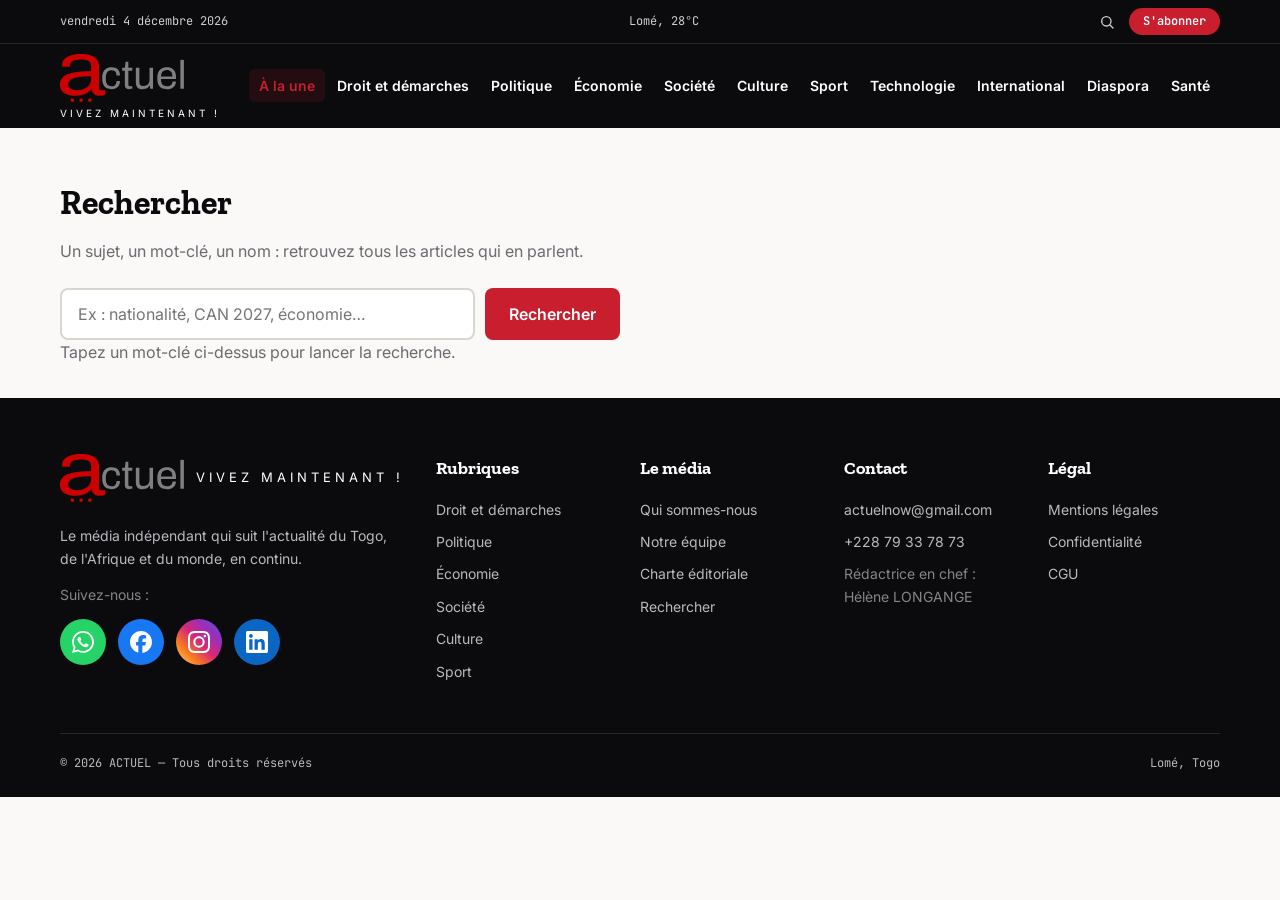
<file: search.html>
<!DOCTYPE html>
<html lang="fr">
<head>
  <meta charset="UTF-8">
  <meta name="viewport" content="width=device-width, initial-scale=1.0">
  <title>Recherche — ACTUEL</title>
  <meta name="description" content="Recherchez un article sur ACTUEL : politique, économie, société, culture, sport, technologie.">
  <link rel="icon" href="favicon.svg" type="image/svg+xml">
  <meta property="og:type" content="website">
  <meta property="og:site_name" content="ACTUEL">
  <meta property="og:locale" content="fr_FR">
  <meta property="og:title" content="Recherche — ACTUEL">
  <meta property="og:description" content="Recherchez un article sur ACTUEL : politique, économie, société, culture, sport, technologie.">
  <meta name="twitter:card" content="summary_large_image">
  <meta name="twitter:title" content="Recherche — ACTUEL">
  <meta name="twitter:description" content="Recherchez un article sur ACTUEL : politique, économie, société, culture, sport, technologie.">
  <meta name="twitter:image" content="https://hubert25-hub.github.io/actuel-news-/og-image.png">
  <meta property="og:image" content="https://hubert25-hub.github.io/actuel-news-/og-image.png">
  <meta property="og:image:width" content="1200">
  <meta property="og:image:height" content="630">
  <meta property="og:url" content="https://hubert25-hub.github.io/actuel-news-/search.html">
  <link rel="canonical" href="https://hubert25-hub.github.io/actuel-news-/search.html">
  <link rel="preconnect" href="https://fonts.googleapis.com">
  <link rel="preconnect" href="https://fonts.gstatic.com" crossorigin>
  <link href="https://fonts.googleapis.com/css2?family=Zilla+Slab:wght@500;600;700&family=Inter:wght@400;500;600;700&family=JetBrains+Mono:wght@400;700&display=swap" rel="stylesheet">
  <link rel="stylesheet" href="styles.css?v=20261014j">
  <style>
    .search-hero { padding: 48px 0 8px; }
    .search-hero h1 { font-family: 'Zilla Slab', serif; font-size: 34px; margin: 0 0 8px; }
    .search-hero p { color: var(--grey); margin: 0 0 24px; }
    .search-form { display: flex; gap: 10px; max-width: 560px; }
    .search-form input {
      flex: 1; padding: 14px 16px; font-size: 16px;
      border: 2px solid var(--grey-light); border-radius: 8px;
      font-family: 'Inter', sans-serif;
    }
    .search-form input:focus { outline: none; border-color: var(--crimson); }
    .search-form button {
      padding: 14px 24px; font-size: 16px; font-weight: 600; cursor: pointer;
      background: var(--crimson); color: #fff; border: none; border-radius: 8px;
      font-family: 'Inter', sans-serif;
    }
    .search-form button:hover { background: var(--crimson-dark); }
    .search-count { color: var(--grey); margin: 24px 0 0; }
    .search-empty { padding: 40px 0 60px; color: var(--grey); }
    @media (max-width: 600px) {
      .search-form { flex-direction: column; }
      .search-form button { width: 100%; }
    }
  </style>
</head>
<body>

  <!-- Barre utilitaire -->
  <div class="topbar">
    <div class="container">
      <span id="live-date" class="hide-small">Mercredi 14 octobre 2026</span>
      <span id="local-weather">Lomé, 28°C</span>
      <span class="topbar-actions">
        <a class="topbar-search" href="search.html" aria-label="Rechercher"><svg viewBox="0 0 24 24" fill="none" stroke="currentColor" stroke-width="2" stroke-linecap="round"><circle cx="11" cy="11" r="7"/><line x1="16.5" y1="16.5" x2="21" y2="21"/></svg></a>
        <a class="subscribe" href="index.html#newsletter">S'abonner</a>
      </span>
    </div>
  </div>

  <!-- Header -->
  <header class="site-header">
    <div class="container">
      <a class="logo" href="index.html"><img class="logo-svg" src="actuel.svg" alt="ACTUEL"><span class="logo-tagline">VIVEZ MAINTENANT !</span></a>
      <nav class="main-nav">
        <ul>
          <li><a href="index.html">À la une</a></li>
          <li><a href="category.html?cat=droit">Droit et démarches</a></li>
          <li><a href="category.html?cat=politique">Politique</a></li>
          <li><a href="category.html?cat=economie">Économie</a></li>
          <li><a href="category.html?cat=societe">Société</a></li>
          <li><a href="category.html?cat=culture">Culture</a></li>
          <li><a href="category.html?cat=sport">Sport</a></li>
          <li><a href="category.html?cat=technologie">Technologie</a></li>
          <li><a href="category.html?cat=international">International</a></li>
          <li><a href="category.html?cat=diaspora">Diaspora</a></li>
          <li><a href="category.html?cat=sante">Santé</a></li>
        </ul>
      </nav>
      <button class="burger" id="burger" aria-label="Ouvrir le menu">
        <span></span><span></span><span></span>
      </button>
    </div>
  </header>

  <!-- Menu mobile -->
  <div class="drawer" id="drawer">
    <button class="close" id="drawer-close" aria-label="Fermer le menu">&times;</button>
    <nav>
      <a href="index.html">À la une</a>
      <a href="category.html?cat=droit">Droit et démarches</a>
      <a href="category.html?cat=politique">Politique</a>
      <a href="category.html?cat=economie">Économie</a>
      <a href="category.html?cat=societe">Société</a>
      <a href="category.html?cat=culture">Culture</a>
      <a href="category.html?cat=sport">Sport</a>
      <a href="category.html?cat=technologie">Technologie</a>
      <a href="category.html?cat=international">International</a>
      <a href="category.html?cat=diaspora">Diaspora</a>
      <a href="category.html?cat=sante">Santé</a>
      <a href="search.html">Rechercher</a>
    </nav>
  </div>

  <main>
    <div class="container">
      <div class="search-hero">
        <h1>Rechercher</h1>
        <p>Un sujet, un mot-clé, un nom : retrouvez tous les articles qui en parlent.</p>
        <form class="search-form" id="search-form" action="search.html" method="get">
          <input type="search" name="q" id="search-input" placeholder="Ex : nationalité, CAN 2027, économie…" aria-label="Rechercher un article">
          <button type="submit">Rechercher</button>
        </form>
        <p class="search-count" id="search-count"></p>
      </div>
      <div class="cards" id="search-results"></div>
      <div class="search-empty" id="search-empty" hidden>
        <p>Aucun article trouvé. Essayez un autre mot-clé, ou parcourez les rubriques ci-dessus.</p>
      </div>
    </div>
  </main>

  <!-- Footer -->
  <footer class="site-footer">
    <div class="container">
      <div class="footer-grid">
        <div>
          <a class="logo" href="index.html"><img class="logo-svg" src="actuel.svg" alt="ACTUEL"><span class="logo-tagline">VIVEZ MAINTENANT !</span></a>
          <p style="margin-top:16px; font-size:14px;">Le média indépendant qui suit l'actualité du Togo, de l'Afrique et du monde, en continu.</p>
          <p class="footer-social-label">Suivez-nous :</p>
          <div class="footer-social-icons">
            <a class="soc soc-wa" href="https://whatsapp.com/channel/0029VbDD2l1EwEjzm8drn12f" target="_blank" rel="noopener" aria-label="WhatsApp"><svg viewBox="0 0 24 24" aria-hidden="true"><path d="M17.472 14.382c-.297-.149-1.758-.867-2.03-.967-.273-.099-.471-.148-.67.15-.197.297-.767.966-.94 1.164-.173.199-.347.223-.644.075-.297-.15-1.255-.463-2.39-1.475-.883-.788-1.48-1.761-1.653-2.059-.173-.297-.018-.458.13-.606.134-.133.298-.347.446-.52.149-.174.198-.298.298-.497.099-.198.05-.371-.025-.52-.075-.149-.669-1.612-.916-2.207-.242-.579-.487-.5-.669-.51-.173-.008-.371-.01-.57-.01-.198 0-.52.074-.792.372-.272.297-1.04 1.016-1.04 2.479 0 1.462 1.065 2.875 1.213 3.074.149.198 2.096 3.2 5.077 4.487.709.306 1.262.489 1.694.625.712.227 1.36.195 1.871.118.571-.085 1.758-.719 2.006-1.413.248-.694.248-1.289.173-1.413-.074-.124-.272-.198-.57-.347m-5.421 7.403h-.004a9.87 9.87 0 01-5.031-1.378l-.361-.214-3.741.982.998-3.648-.235-.374a9.86 9.86 0 01-1.51-5.26c.001-5.45 4.436-9.884 9.888-9.884 2.64 0 5.122 1.03 6.988 2.898a9.825 9.825 0 012.893 6.994c-.003 5.45-4.437 9.884-9.885 9.884m8.413-18.297A11.815 11.815 0 0012.05 0C5.495 0 .16 5.335.157 11.892c0 2.096.547 4.142 1.588 5.945L.057 24l6.305-1.654a11.882 11.882 0 005.683 1.448h.005c6.554 0 11.89-5.335 11.893-11.893a11.821 11.821 0 00-3.48-8.413Z"/></svg></a>
            <a class="soc soc-fb" href="https://www.facebook.com/people/Actuel/61591027688701/" target="_blank" rel="noopener" aria-label="Facebook"><svg viewBox="0 0 24 24" aria-hidden="true"><path d="M9.101 23.691v-7.98H6.627v-3.667h2.474v-1.58c0-4.085 1.848-5.978 5.858-5.978.401 0 .955.042 1.468.103a8.68 8.68 0 0 1 1.141.195v3.325a8.623 8.623 0 0 0-.653-.036 26.805 26.805 0 0 0-.733-.009c-.707 0-1.259.096-1.675.309a1.686 1.686 0 0 0-.679.622c-.258.42-.374.995-.374 1.752v1.297h3.919l-.386 2.103-.287 1.564h-3.246v8.245C19.396 23.238 24 18.179 24 12.044c0-6.627-5.373-12-12-12s-12 5.373-12 12c0 5.628 3.874 10.35 9.101 11.647Z"/></svg></a>
            <a class="soc soc-ig" href="https://instagram.com/actuel_now" target="_blank" rel="noopener" aria-label="Instagram"><svg viewBox="0 0 24 24" aria-hidden="true"><path d="M7.0301.084c-1.2768.0602-2.1487.264-2.911.5634-.7888.3075-1.4575.72-2.1228 1.3877-.6652.6677-1.075 1.3368-1.3802 2.127-.2954.7638-.4956 1.6365-.552 2.914-.0564 1.2775-.0689 1.6882-.0626 4.947.0062 3.2586.0206 3.6671.0825 4.9473.061 1.2765.264 2.1482.5635 2.9107.308.7889.72 1.4573 1.388 2.1228.6679.6655 1.3365 1.0743 2.1285 1.38.7632.295 1.6361.4961 2.9134.552 1.2773.056 1.6884.069 4.9462.0627 3.2578-.0062 3.668-.0207 4.9478-.0814 1.28-.0607 2.147-.2652 2.9098-.5633.7889-.3086 1.4578-.72 2.1228-1.3881.665-.6682 1.0745-1.3378 1.3795-2.1284.2957-.7632.4966-1.636.552-2.9124.056-1.2809.0692-1.6898.063-4.948-.0063-3.2583-.021-3.6668-.0817-4.9465-.0607-1.2797-.264-2.1487-.5633-2.9117-.3084-.7889-.72-1.4568-1.3876-2.1228C21.2982 1.33 20.628.9208 19.8378.6165 19.074.321 18.2017.1197 16.9244.0645 15.6471.0093 15.236-.005 11.977.0014 8.718.0076 8.31.0215 7.0301.0839m.1402 21.6932c-1.17-.0509-1.8053-.2453-2.2287-.408-.5606-.216-.96-.4771-1.3819-.895-.422-.4178-.6811-.8186-.9-1.378-.1644-.4234-.3624-1.058-.4171-2.228-.0595-1.2645-.072-1.6442-.079-4.848-.007-3.2037.0053-3.583.0607-4.848.05-1.169.2456-1.805.408-2.2282.216-.5613.4762-.96.895-1.3816.4188-.4217.8184-.6814 1.3783-.9003.423-.1651 1.0575-.3614 2.227-.4171 1.2655-.06 1.6447-.072 4.848-.079 3.2033-.007 3.5835.005 4.8495.0608 1.169.0508 1.8053.2445 2.228.408.5608.216.96.4754 1.3816.895.4217.4194.6816.8176.9005 1.3787.1653.4217.3617 1.056.4169 2.2263.0602 1.2655.0739 1.645.0796 4.848.0058 3.203-.0055 3.5834-.061 4.848-.051 1.17-.245 1.8055-.408 2.2294-.216.5604-.4763.96-.8954 1.3814-.419.4215-.8181.6811-1.3783.9-.4224.1649-1.0577.3617-2.2262.4174-1.2656.0595-1.6448.072-4.8493.079-3.2045.007-3.5825-.006-4.848-.0608M16.953 5.5864A1.44 1.44 0 1 0 18.39 4.144a1.44 1.44 0 0 0-1.437 1.4424M5.8385 12.012c.0067 3.4032 2.7706 6.1557 6.173 6.1493 3.4026-.0065 6.157-2.7701 6.1506-6.1733-.0065-3.4032-2.771-6.1565-6.174-6.1498-3.403.0067-6.156 2.771-6.1496 6.1738M8 12.0077a4 4 0 1 1 4.008 3.9921A3.9996 3.9996 0 0 1 8 12.0077"/></svg></a>
            <a class="soc soc-in" href="https://www.linkedin.com/in/actuel-l-média-98b78a428" target="_blank" rel="noopener" aria-label="LinkedIn"><svg viewBox="0 0 24 24" aria-hidden="true"><path d="M20.447 20.452h-3.554v-5.569c0-1.328-.027-3.037-1.852-3.037-1.853 0-2.136 1.445-2.136 2.939v5.667H9.351V9h3.414v1.561h.046c.477-.9 1.637-1.85 3.37-1.85 3.601 0 4.267 2.37 4.267 5.455v6.286zM5.337 7.433c-1.144 0-2.063-.926-2.063-2.065 0-1.138.92-2.063 2.063-2.063 1.14 0 2.064.925 2.064 2.063 0 1.139-.925 2.065-2.064 2.065zm1.782 13.019H3.555V9h3.564v11.452zM22.225 0H1.771C.792 0 0 .774 0 1.729v20.542C0 23.227.792 24 1.771 24h20.451C23.2 24 24 23.227 24 22.271V1.729C24 .774 23.2 0 22.222 0h.003z"/></svg></a>
          </div>
        </div>
        <div>
          <h4>Rubriques</h4>
          <ul>
            <li><a href="category.html?cat=droit">Droit et démarches</a></li>
            <li><a href="category.html?cat=politique">Politique</a></li>
            <li><a href="category.html?cat=economie">Économie</a></li>
            <li><a href="category.html?cat=societe">Société</a></li>
            <li><a href="category.html?cat=culture">Culture</a></li>
            <li><a href="category.html?cat=sport">Sport</a></li>
          </ul>
        </div>
        <div>
          <h4>Le média</h4>
          <ul>
            <li><a href="qui-sommes-nous.html">Qui sommes-nous</a></li>
            <li><a href="#">Notre équipe</a></li>
            <li><a href="charte.html">Charte éditoriale</a></li>
            <li><a href="search.html">Rechercher</a></li>
          </ul>
        </div>
        <div>
          <h4>Contact</h4>
          <ul>
            <li><a href="mailto:actuelnow@gmail.com">actuelnow@gmail.com</a></li>
            <li><a href="tel:+22879337873">+228 79 33 78 73</a></li>
            <li class="footer-note">Rédactrice en chef : Hélène LONGANGE</li>
          </ul>
        </div>
        <div>
          <h4>Légal</h4>
          <ul>
            <li><a href="mentions-legales.html">Mentions légales</a></li>
            <li><a href="confidentialite.html">Confidentialité</a></li>
            <li><a href="#">CGU</a></li>
          </ul>
        </div>
      </div>
      <div class="footer-bottom">
        <span>© 2026 ACTUEL — Tous droits réservés</span>
        <span>Lomé, Togo</span>
      </div>
    </div>
  </footer>

  <script src="data.js?v=20261014f"></script>
  <script src="app.js?v=20261014j"></script>
  <script>
  (function () {
    function norm(s) {
      return (s || "").toLowerCase()
        .normalize("NFD").replace(/[\u0300-\u036f]/g, "");
    }
    function esc(s) {
      return String(s == null ? "" : s)
        .replace(/&/g, "&amp;").replace(/</g, "&lt;")
        .replace(/>/g, "&gt;").replace(/"/g, "&quot;");
    }
    function catLabel(slug) {
      return (typeof CATEGORIES !== "undefined" && CATEGORIES[slug]) || slug;
    }
    function getParam(name) {
      var m = new RegExp("[?&]" + name + "=([^&#]*)").exec(window.location.search);
      return m ? decodeURIComponent(m[1].replace(/\+/g, " ")) : "";
    }
    var q = getParam("q").trim();
    var input = document.getElementById("search-input");
    var count = document.getElementById("search-count");
    var mount = document.getElementById("search-results");
    var empty = document.getElementById("search-empty");
    if (!q) {
      count.textContent = "Tapez un mot-clé ci-dessus pour lancer la recherche.";
      return;
    }
    input.value = q;
    var terms = norm(q).split(/\s+/).filter(Boolean);
    var results = (typeof ARTICLES !== "undefined" ? ARTICLES : []).filter(function (a) {
      var hay = norm(a.title + " " + a.excerpt + " " +
        (a.tags || []).join(" ") + " " + (a.body || []).join(" "));
      return terms.every(function (t) { return hay.indexOf(t) !== -1; });
    });
    count.textContent = results.length
      ? results.length + (results.length > 1 ? " articles trouvés" : " article trouvé") + ' pour « ' + q + " »"
      : 'Aucun résultat pour « ' + q + " »";
    if (!results.length) { empty.hidden = false; return; }
    mount.innerHTML = results.map(function (a) {
      var thumb = a.image
        ? '<div class="thumb"><img src="' + esc(a.image) + '" alt="' + esc(a.title) + '" loading="lazy"></div>'
        : '<div class="thumb"></div>';
      return '<a class="card" href="article.html?id=' + a.id + '">' + thumb +
        '<div class="body">' +
          '<span class="badge">' + esc(catLabel(a.category)) + "</span>" +
          "<h3>" + esc(a.title) + "</h3>" +
          "<p>" + esc(a.excerpt) + "</p>" +
          '<div class="meta">' + esc(a.date) + " &middot; " + a.readTime + " min de lecture</div>" +
        "</div></a>";
    }).join("");
  })();
  </script>
</body>
</html>
</file>
<file: styles.css>
/* ============================================================
   ACTUEL — Design system
   L'actualité du Togo, de l'Afrique et du monde
   ============================================================ */

:root {
  --ink: #0b0b0d;
  --ink-soft: #1a1a1e;
  --crimson: #c81e2e;
  --crimson-dark: #a31624;
  --paper: #faf9f7;
  --paper-dim: #f1efeB;
  --grey: #6b6b70;
  --grey-light: #d8d6d1;
  --white: #ffffff;

  --font-head: "Zilla Slab", Georgia, serif;
  --font-body: "Inter", system-ui, -apple-system, sans-serif;
  --font-mono: "JetBrains Mono", ui-monospace, monospace;

  --radius: 10px;
  --shadow: 0 2px 12px rgba(11, 11, 13, 0.08);
  --header-h: 84px;
}

* { margin: 0; padding: 0; box-sizing: border-box; }

html { scroll-behavior: smooth; }

body {
  font-family: var(--font-body);
  background: var(--paper);
  color: var(--ink);
  line-height: 1.6;
  -webkit-font-smoothing: antialiased;
  overflow-x: hidden;
}

img { max-width: 100%; display: block; }
a { color: inherit; text-decoration: none; }

.container {
  max-width: 1200px;
  margin: 0 auto;
  padding: 0 20px;
}

/* ---------- Utility top bar ---------- */
.topbar {
  background: var(--ink);
  color: #cfcfd4;
  font-family: var(--font-mono);
  font-size: 12px;
  padding: 8px 0;
}
.topbar .container {
  display: flex;
  justify-content: space-between;
  align-items: center;
  gap: 16px;
}
.topbar .edition {
  color: var(--white);
  border: 1px solid var(--crimson);
  padding: 2px 10px;
  border-radius: 20px;
  font-size: 11px;
}
.topbar .subscribe {
  background: var(--crimson);
  color: var(--white);
  padding: 4px 14px;
  border-radius: 20px;
  font-weight: 600;
}
.topbar .subscribe:hover { background: var(--crimson-dark); }
.topbar-actions { display: inline-flex; align-items: center; gap: 14px; }
.topbar-search { display: inline-flex; color: #cfcfd4; }
.topbar-search svg { width: 16px; height: 16px; }
.topbar-search:hover { color: var(--crimson); }

/* ---------- Header ---------- */
.site-header {
  background: var(--ink);
  color: var(--white);
  position: sticky;
  top: 0;
  z-index: 100;
  border-top: 1px solid #26262b;
}
.site-header .container {
  height: var(--header-h);
  display: flex;
  align-items: center;
  justify-content: space-between;
  gap: 24px;
}
.logo { display: inline-flex; align-items: center; gap: 12px; line-height: 1; }
.logo-svg { height: 48px; width: auto; display: block; }
.logo-tagline { color: var(--white); font-weight: 400; font-size: 13px; letter-spacing: 4px; white-space: nowrap; }
.site-header .logo { flex-direction: column; align-items: flex-start; gap: 6px; }
.site-header .logo-tagline { font-size: 10px; letter-spacing: 3px; }

.main-nav ul {
  display: flex;
  gap: 2px;
  list-style: none;
}
.main-nav a {
  font-size: 14px;
  font-weight: 600;
  padding: 8px 10px;
  border-radius: 6px;
  white-space: nowrap;
}
.main-nav a:hover, .main-nav a.active { color: var(--crimson); }
.main-nav a.active { background: rgba(200, 30, 46, 0.12); }

.burger {
  display: none;
  background: none;
  border: 0;
  cursor: pointer;
  padding: 10px;
}
.burger span {
  display: block;
  width: 26px;
  height: 2px;
  background: var(--white);
  margin: 6px 0;
  transition: 0.3s;
}

/* Mobile drawer */
.drawer {
  display: none;
  position: fixed;
  inset: 0;
  background: var(--ink);
  z-index: 200;
  padding: 24px;
  overflow-y: auto;
}
.drawer.open { display: block; }
.drawer .close {
  background: none; border: 0; color: var(--white);
  font-size: 28px; cursor: pointer; float: right;
}
.drawer nav { margin-top: 48px; }
.drawer nav a {
  display: block;
  color: var(--white);
  font-family: var(--font-head);
  font-size: 26px;
  padding: 12px 0;
  border-bottom: 1px solid #26262b;
}
.drawer nav a:hover { color: var(--crimson); }

/* ---------- Breaking news ticker ---------- */
.ticker {
  background: var(--white);
  border-bottom: 1px solid var(--grey-light);
  display: flex;
  align-items: center;
  overflow: hidden;
}
.ticker .label {
  background: var(--crimson);
  color: var(--white);
  font-family: var(--font-mono);
  font-size: 12px;
  font-weight: 700;
  padding: 10px 16px;
  display: flex;
  align-items: center;
  gap: 8px;
  flex-shrink: 0;
  z-index: 2;
}
.ticker .label::before {
  content: "";
  width: 8px; height: 8px;
  background: var(--white);
  border-radius: 50%;
  animation: pulse 1.4s infinite;
}
@keyframes pulse {
  0%, 100% { opacity: 1; transform: scale(1); }
  50% { opacity: 0.4; transform: scale(0.75); }
}
.ticker .items {
  flex: 1;
  overflow: hidden;
  font-size: 14px;
  padding: 10px 0;
}
.ticker-track {
  display: inline-flex;
  width: max-content;
  white-space: nowrap;
  animation: ticker-scroll 30s linear infinite;
}
.ticker:hover .ticker-track { animation-play-state: paused; }
@keyframes ticker-scroll {
  from { transform: translateX(0); }
  to { transform: translateX(-50%); }
}
.ticker-track span { margin-right: 48px; }
.ticker-track span::before { content: "/// "; color: var(--crimson); font-family: var(--font-mono); }

/* ---------- Bandeau publicitaire ---------- */
.ads-band {
  background: var(--white);
  border-top: 1px solid var(--grey-light);
  border-bottom: 1px solid var(--grey-light);
  padding: 16px 0 20px;
  overflow: hidden;
}
.ads-label {
  font-family: var(--font-mono);
  font-size: 11px;
  text-transform: uppercase;
  letter-spacing: 2px;
  color: var(--grey);
  text-align: center;
  margin-bottom: 12px;
}
.ads-track {
  display: flex;
  gap: 20px;
  width: max-content;
  animation: ads-scroll 32s linear infinite;
}
.ads-band:hover .ads-track { animation-play-state: paused; }
@keyframes ads-scroll {
  from { transform: translateX(0); }
  to { transform: translateX(-50%); }
}
.ads-track > a.ad-link { flex: 0 0 auto; display: flex; }
.ad-card {
  flex: 0 0 auto;
  width: 280px;
  background: var(--paper);
  border: 1px solid var(--grey-light);
  border-radius: var(--radius);
  padding: 16px 18px;
  display: flex;
  flex-direction: column;
}
.ad-card.dark {
  background: linear-gradient(135deg, #101828 0%, #1d2939 100%);
  border-color: #101828;
}
.ad-card.dark .ad-name { color: #ffffff; }
.ad-card.dark .ad-text { color: #cbd5e1; }
.ad-card.dark .ad-cta { color: #FF7A00; }
.ad-img {
  width: 100%;
  height: 120px;
  object-fit: cover;
  border-radius: 6px;
  margin-bottom: 10px;
  display: block;
}
.ad-card .ad-name {
  font-family: var(--font-head);
  font-size: 17px;
  font-weight: 700;
}
.ad-card .ad-text { font-size: 13px; color: var(--grey); margin-top: 4px; }
.ad-card .ad-cta {
  font-family: var(--font-mono);
  font-size: 12px;
  color: var(--crimson);
  font-weight: 700;
  margin-top: auto;
  padding-top: 12px;
  display: inline-block;
}
.ad-card .ad-cta:hover { text-decoration: underline; }

/* ---------- Piliers éditoriaux ---------- */
.pillars { padding: 56px 0; background: var(--white); }
.pillars-intro {
  color: var(--grey);
  font-size: 17px;
  margin: 4px 0 28px;
  max-width: 640px;
}
.pillars-grid {
  display: grid;
  grid-template-columns: repeat(3, 1fr);
  gap: 20px;
}
.pillar-card {
  background: var(--paper);
  border: 1px solid var(--grey-light);
  border-radius: var(--radius);
  padding: 28px 24px;
  display: block;
  transition: transform .2s ease, box-shadow .2s ease;
}
.pillar-card:hover {
  transform: translateY(-4px);
  box-shadow: 0 12px 28px rgba(0, 0, 0, .08);
}
.pillar-num {
  font-family: var(--font-mono);
  font-size: 13px;
  color: var(--crimson);
  font-weight: 700;
  letter-spacing: 1px;
}
.pillar-card h3 {
  font-family: var(--font-head);
  font-size: 24px;
  margin: 10px 0 8px;
}
.pillar-card p { color: var(--grey); font-size: 15px; line-height: 1.6; }

/* ---------- Hero ---------- */
.hero { padding: 32px 0; }
.hero-grid {
  display: grid;
  grid-template-columns: 2fr 1fr;
  gap: 24px;
}
.hero-main {
  position: relative;
  border-radius: var(--radius);
  overflow: hidden;
  min-height: 420px;
  display: flex;
  align-items: flex-end;
  background: linear-gradient(135deg, #23232a 0%, #0b0b0d 100%);
  color: var(--white);
  box-shadow: var(--shadow);
}
.hero-main .hero-text {
  padding: 32px;
  background: linear-gradient(transparent, rgba(0,0,0,0.75));
  width: 100%;
}
.hero-side {
  display: grid;
  grid-template-rows: repeat(4, 1fr);
  gap: 16px;
}
.hero-card {
  display: flex;
  gap: 14px;
  background: var(--white);
  border-radius: var(--radius);
  overflow: hidden;
  box-shadow: var(--shadow);
}
.hero-card .thumb {
  width: 110px;
  flex-shrink: 0;
  background: linear-gradient(135deg, #2a2a31, #101014);
}
.hero-card .info { padding: 12px 14px 12px 0; }
.hero-card h3 { font-family: var(--font-head); font-size: 16px; line-height: 1.35; }

.badge {
  display: inline-block;
  font-family: var(--font-mono);
  font-size: 11px;
  font-weight: 700;
  text-transform: uppercase;
  letter-spacing: 1px;
  color: var(--crimson);
  margin-bottom: 8px;
}
.hero-main h1 {
  font-family: var(--font-head);
  font-size: 34px;
  line-height: 1.2;
  margin-bottom: 10px;
}
.hero-main .dek { color: #d9d9de; font-size: 16px; }

/* ---------- Category sections ---------- */
.cat-section { padding: 24px 0; }
.cat-section.alt { background: var(--ink); color: var(--white); }
.cat-section.alt .card { background: var(--ink-soft); }
.cat-section.alt .card h3 { color: var(--white); }
.cat-section.alt .card p { color: #b9b9c0; }

.section-head {
  display: flex;
  justify-content: space-between;
  align-items: baseline;
  margin-bottom: 20px;
  border-bottom: 3px solid var(--crimson);
  padding-bottom: 10px;
}
.section-head h2 {
  font-family: var(--font-head);
  font-size: 26px;
}
.section-head .see-all {
  font-family: var(--font-mono);
  font-size: 13px;
  color: var(--crimson);
  font-weight: 700;
}
.section-head .see-all:hover { text-decoration: underline; }

.cards {
  display: grid;
  grid-template-columns: repeat(3, 1fr);
  gap: 24px;
}
.card {
  background: var(--white);
  border-radius: var(--radius);
  overflow: hidden;
  box-shadow: var(--shadow);
  transition: transform 0.25s ease;
}
.card:hover { transform: translateY(-4px); }
.card .thumb {
  height: 170px;
  background: linear-gradient(135deg, #2a2a31 0%, #101014 100%);
}
.card .body { padding: 18px; }
.card h3 {
  font-family: var(--font-head);
  font-size: 19px;
  line-height: 1.35;
  margin-bottom: 8px;
}
.card p { font-size: 14px; color: var(--grey); }
.card .meta {
  font-family: var(--font-mono);
  font-size: 12px;
  color: var(--grey);
  margin-top: 12px;
}

/* ---------- Newsletter band ---------- */
.newsletter {
  background: var(--crimson);
  color: var(--white);
  padding: 48px 0;
  margin-top: 32px;
  text-align: center;
}
.newsletter h2 { font-family: var(--font-head); font-size: 30px; margin-bottom: 10px; }
.newsletter p { margin-bottom: 24px; opacity: 0.92; }
.newsletter form {
  display: flex;
  gap: 10px;
  max-width: 480px;
  margin: 0 auto;
}
.newsletter input {
  flex: 1;
  padding: 14px 18px;
  border: 0;
  border-radius: 8px;
  font-size: 15px;
}
.newsletter button {
  background: var(--ink);
  color: var(--white);
  border: 0;
  border-radius: 8px;
  padding: 0 28px;
  font-weight: 700;
  font-size: 15px;
  cursor: pointer;
}
.newsletter button:hover { background: #000; }

/* ---------- Footer ---------- */
.site-footer {
  background: var(--ink);
  color: #b9b9c0;
  padding: 56px 0 24px;
  margin-top: 0;
}
.footer-grid {
  display: grid;
  grid-template-columns: 2fr 1fr 1fr 1fr 1fr;
  gap: 32px;
  margin-bottom: 40px;
}
.site-footer h4 {
  color: var(--white);
  font-family: var(--font-head);
  font-size: 18px;
  margin-bottom: 16px;
}
.site-footer ul { list-style: none; }
.site-footer li { margin-bottom: 10px; font-size: 14px; }
.site-footer a:hover { color: var(--crimson); }
.footer-note { opacity: .7; }
.footer-social-label { margin-top: 14px; font-size: 14px; opacity: .7; }
.footer-social-icons { display: flex; gap: 12px; margin-top: 12px; }
.soc {
  width: 46px;
  height: 46px;
  border-radius: 50%;
  display: inline-flex;
  align-items: center;
  justify-content: center;
  transition: transform .2s ease;
}
.soc:hover { transform: translateY(-3px); }
.soc svg { width: 22px; height: 22px; fill: #fff; display: block; }
.soc-wa { background: #25D366; }
.soc-fb { background: #1877F2; }
.soc-ig { background: linear-gradient(45deg, #feda75, #fa7e1e, #d62976, #962fbf, #4f5bd5); }
.soc-in { background: #0A66C2; }
.footer-bottom {
  border-top: 1px solid #26262b;
  padding-top: 20px;
  display: flex;
  justify-content: space-between;
  font-family: var(--font-mono);
  font-size: 12px;
}

/* ---------- Article page ---------- */
.article-hero { padding: 40px 0 24px; }
.breadcrumb {
  font-family: var(--font-mono);
  font-size: 13px;
  color: var(--grey);
  margin-bottom: 20px;
}
.breadcrumb a:hover { color: var(--crimson); }
.article-hero h1 {
  font-family: var(--font-head);
  font-size: 42px;
  line-height: 1.15;
  margin: 12px 0 16px;
  max-width: 900px;
}
.article-hero .dek {
  font-size: 19px;
  color: var(--grey);
  max-width: 760px;
  margin-bottom: 24px;
}
.byline {
  display: flex;
  align-items: center;
  gap: 16px;
  font-family: var(--font-mono);
  font-size: 13px;
  color: var(--grey);
  padding: 16px 0;
  border-top: 1px solid var(--grey-light);
  border-bottom: 1px solid var(--grey-light);
  margin-bottom: 32px;
}
.byline .author { color: var(--ink); font-weight: 700; }
.share-row { display: flex; gap: 8px; margin-left: auto; align-items: center; flex-wrap: wrap; }
.share-row span { font-weight: 600; margin-right: 4px; }
.share-row a {
  display: inline-flex; align-items: center; justify-content: center;
  padding: 8px 16px;
  border: 1px solid var(--grey-light);
  border-radius: 999px;
  font-size: 14px; font-weight: 600;
  white-space: nowrap;
}
.share-row a:hover { background: var(--ink); color: var(--white); border-color: var(--ink); }

.article-body {
  max-width: 760px;
  font-size: 18px;
  line-height: 1.8;
}
.article-body p { margin-bottom: 24px; }
.article-body h2 {
  font-family: var(--font-head);
  font-size: 26px;
  margin: 40px 0 16px;
}
.article-body a { color: var(--crimson); font-weight: 600; }
.article-body a:hover { text-decoration: underline; }
.pullquote {
  font-family: var(--font-head);
  font-size: 26px;
  line-height: 1.4;
  color: var(--crimson);
  border-left: 4px solid var(--crimson);
  padding-left: 24px;
  margin: 36px 0;
}
.article-image {
  height: 380px;
  border-radius: var(--radius);
  background: linear-gradient(135deg, #2a2a31 0%, #101014 100%);
  margin: 32px 0;
  display: flex;
  align-items: flex-end;
}
.article-image figcaption {
  color: #b9b9c0;
  font-family: var(--font-mono);
  font-size: 12px;
  padding: 16px 20px;
}
.tags { display: flex; gap: 10px; flex-wrap: wrap; margin: 32px 0; }
.tags a {
  font-family: var(--font-mono);
  font-size: 13px;
  border: 1px solid var(--grey-light);
  padding: 6px 14px;
  border-radius: 20px;
}
.tags a:hover { border-color: var(--crimson); color: var(--crimson); }

.related { padding: 24px 0 56px; }

/* ---------- Category page ---------- */
.cat-banner {
  background: var(--ink);
  color: var(--white);
  padding: 56px 0;
}
.cat-banner h1 { font-family: var(--font-head); font-size: 44px; }
.cat-banner p { color: #b9b9c0; margin-top: 8px; }
.filter-chips { display: flex; gap: 10px; flex-wrap: wrap; padding: 28px 0; }
.filter-chips a {
  font-family: var(--font-mono);
  font-size: 13px;
  padding: 8px 18px;
  border: 1px solid var(--grey-light);
  border-radius: 20px;
  background: var(--white);
}
.filter-chips a.active, .filter-chips a:hover {
  background: var(--ink); color: var(--white); border-color: var(--ink);
}
.cat-listing { padding-bottom: 56px; }

/* ---------- Focus & motion ---------- */
a:focus-visible, button:focus-visible, input:focus-visible {
  outline: 3px solid var(--crimson);
  outline-offset: 2px;
}
@media (prefers-reduced-motion: reduce) {
  html { scroll-behavior: auto; }
  .ticker .label::before { animation: none; }
  .ticker-track { animation: none; }
  .ads-track { animation: none; }
  .card { transition: none; }
  .soc { transition: none; }
  .pillar-card { transition: none; }
}

/* ---------- Responsive ---------- */
@media (max-width: 1200px) {
  .main-nav { display: none; }
  .burger { display: block; }
}
@media (max-width: 980px) {
  .site-header .container { height: 68px; }
  .hero-grid { grid-template-columns: 1fr; }
  .hero-side { grid-template-rows: none; grid-template-columns: 1fr 1fr; }
  .cards { grid-template-columns: 1fr 1fr; }
  .footer-grid { grid-template-columns: 1fr 1fr; }
  .article-hero h1 { font-size: 32px; }
}

@media (max-width: 640px) {
  .topbar .hide-small { display: none; }
  .cards { grid-template-columns: 1fr; }
  .pillars-grid { grid-template-columns: 1fr; }
  .hero-side { grid-template-columns: 1fr; }
  .hero-main { min-height: 320px; }
  .hero-main h1 { font-size: 26px; }
  .footer-grid { grid-template-columns: 1fr; }
  .newsletter form { flex-direction: column; }
  .article-hero h1 { font-size: 27px; }
  .article-body { font-size: 17px; }
  .byline { flex-wrap: wrap; }
  .share-row { margin-left: 0; }
}
</file>
